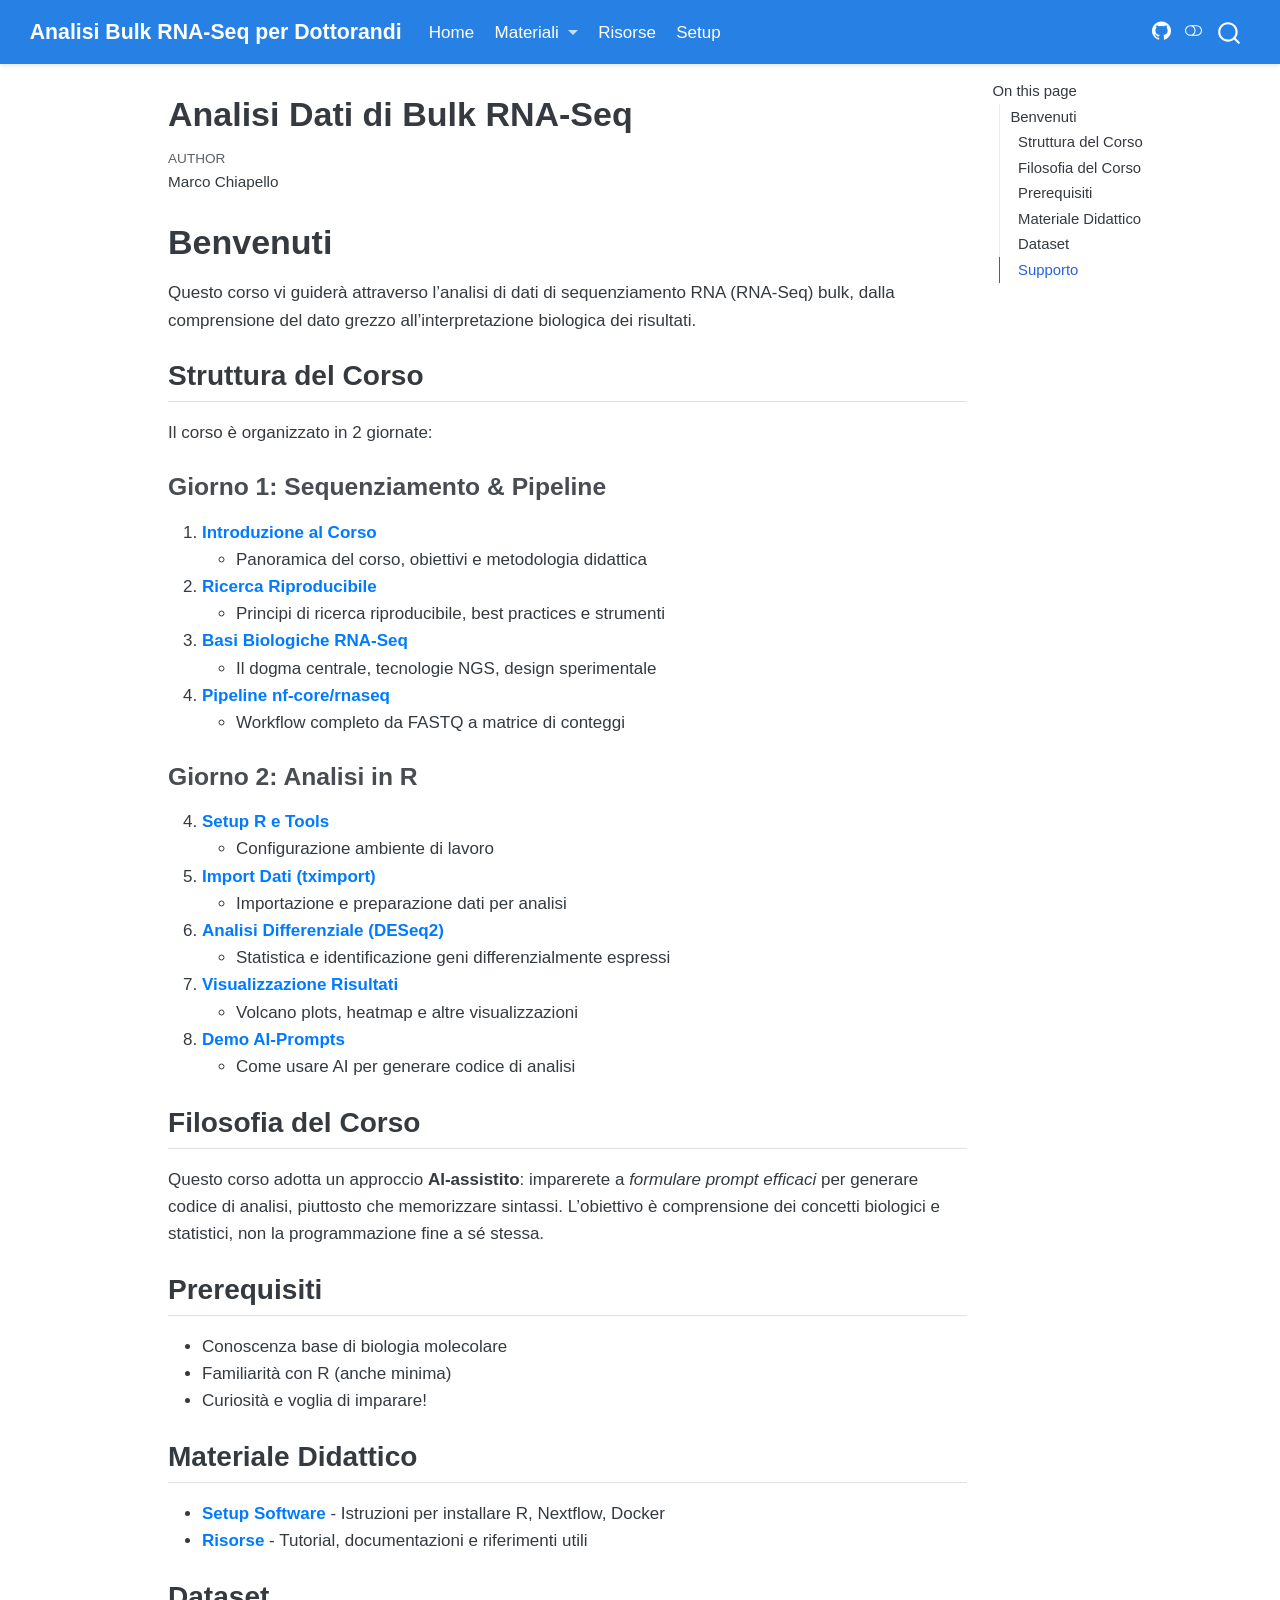
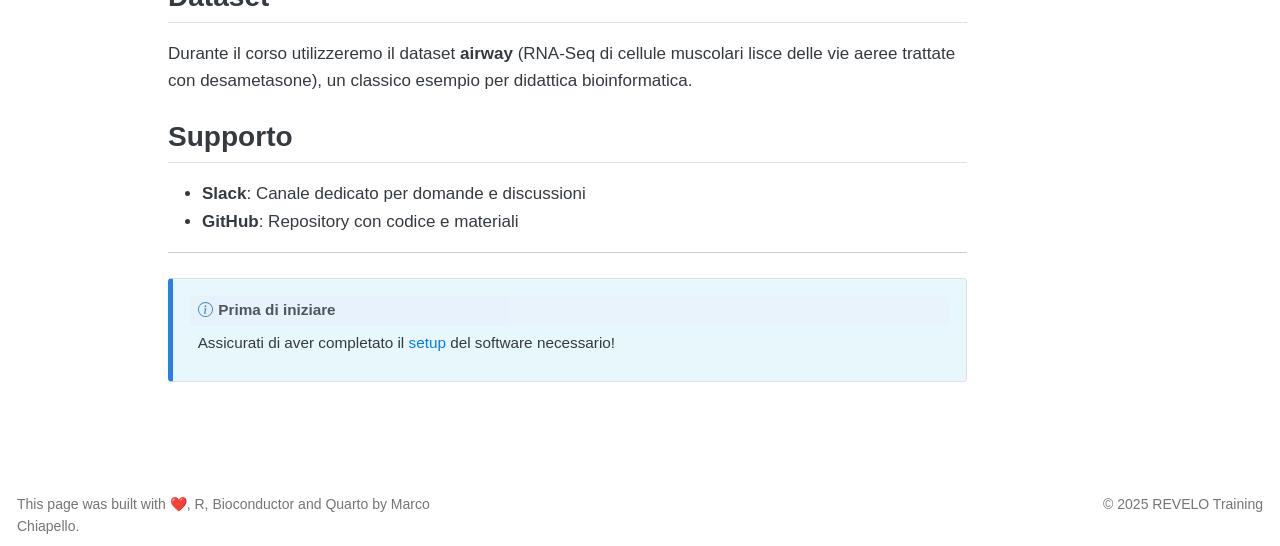
<file: RNASeq_Course_2025/index.html>
<!DOCTYPE html>
<html xmlns="http://www.w3.org/1999/xhtml" lang="en" xml:lang="en"><head>

<meta charset="utf-8">
<meta name="generator" content="quarto-1.8.27">

<meta name="viewport" content="width=device-width, initial-scale=1.0, user-scalable=yes">

<meta name="author" content="Marco Chiapello">

<title>Analisi Dati di Bulk RNA-Seq – Analisi Bulk RNA-Seq per Dottorandi</title>
<style>
code{white-space: pre-wrap;}
span.smallcaps{font-variant: small-caps;}
div.columns{display: flex; gap: min(4vw, 1.5em);}
div.column{flex: auto; overflow-x: auto;}
div.hanging-indent{margin-left: 1.5em; text-indent: -1.5em;}
ul.task-list{list-style: none;}
ul.task-list li input[type="checkbox"] {
  width: 0.8em;
  margin: 0 0.8em 0.2em -1em; /* quarto-specific, see https://github.com/quarto-dev/quarto-cli/issues/4556 */ 
  vertical-align: middle;
}
</style>


<script src="site_libs/quarto-nav/quarto-nav.js"></script>
<script src="site_libs/quarto-nav/headroom.min.js"></script>
<script src="site_libs/clipboard/clipboard.min.js"></script>
<script src="site_libs/quarto-search/autocomplete.umd.js"></script>
<script src="site_libs/quarto-search/fuse.min.js"></script>
<script src="site_libs/quarto-search/quarto-search.js"></script>
<meta name="quarto:offset" content="./">
<script src="site_libs/quarto-html/quarto.js" type="module"></script>
<script src="site_libs/quarto-html/tabsets/tabsets.js" type="module"></script>
<script src="site_libs/quarto-html/axe/axe-check.js" type="module"></script>
<script src="site_libs/quarto-html/popper.min.js"></script>
<script src="site_libs/quarto-html/tippy.umd.min.js"></script>
<script src="site_libs/quarto-html/anchor.min.js"></script>
<link href="site_libs/quarto-html/tippy.css" rel="stylesheet">
<link href="site_libs/quarto-html/quarto-syntax-highlighting-ed96de9b727972fe78a7b5d16c58bf87.css" rel="stylesheet" class="quarto-color-scheme" id="quarto-text-highlighting-styles">
<link href="site_libs/quarto-html/quarto-syntax-highlighting-dark-4d9afe2b8d18ee9fa5d0d57b5ed4214d.css" rel="stylesheet" class="quarto-color-scheme quarto-color-alternate" id="quarto-text-highlighting-styles">
<link href="site_libs/quarto-html/quarto-syntax-highlighting-ed96de9b727972fe78a7b5d16c58bf87.css" rel="stylesheet" class="quarto-color-scheme-extra" id="quarto-text-highlighting-styles">
<script src="site_libs/bootstrap/bootstrap.min.js"></script>
<link href="site_libs/bootstrap/bootstrap-icons.css" rel="stylesheet">
<link href="site_libs/bootstrap/bootstrap-2a504c98ff87331e1512fcad2ebb3bdc.min.css" rel="stylesheet" append-hash="true" class="quarto-color-scheme" id="quarto-bootstrap" data-mode="light">
<link href="site_libs/bootstrap/bootstrap-dark-8fdd1941dec177787a4600817dfafe63.min.css" rel="stylesheet" append-hash="true" class="quarto-color-scheme quarto-color-alternate" id="quarto-bootstrap" data-mode="dark">
<link href="site_libs/bootstrap/bootstrap-2a504c98ff87331e1512fcad2ebb3bdc.min.css" rel="stylesheet" append-hash="true" class="quarto-color-scheme-extra" id="quarto-bootstrap" data-mode="light">
<script id="quarto-search-options" type="application/json">{
  "location": "navbar",
  "copy-button": false,
  "collapse-after": 3,
  "panel-placement": "end",
  "type": "overlay",
  "limit": 50,
  "keyboard-shortcut": [
    "f",
    "/",
    "s"
  ],
  "show-item-context": false,
  "language": {
    "search-no-results-text": "No results",
    "search-matching-documents-text": "matching documents",
    "search-copy-link-title": "Copy link to search",
    "search-hide-matches-text": "Hide additional matches",
    "search-more-match-text": "more match in this document",
    "search-more-matches-text": "more matches in this document",
    "search-clear-button-title": "Clear",
    "search-text-placeholder": "",
    "search-detached-cancel-button-title": "Cancel",
    "search-submit-button-title": "Submit",
    "search-label": "Search"
  }
}</script>


<link rel="stylesheet" href="styles.css">
</head>

<body class="nav-fixed quarto-light"><script id="quarto-html-before-body" type="application/javascript">
    const toggleBodyColorMode = (bsSheetEl) => {
      const mode = bsSheetEl.getAttribute("data-mode");
      const bodyEl = window.document.querySelector("body");
      if (mode === "dark") {
        bodyEl.classList.add("quarto-dark");
        bodyEl.classList.remove("quarto-light");
      } else {
        bodyEl.classList.add("quarto-light");
        bodyEl.classList.remove("quarto-dark");
      }
    }
    const toggleBodyColorPrimary = () => {
      const bsSheetEl = window.document.querySelector("link#quarto-bootstrap:not([rel=disabled-stylesheet])");
      if (bsSheetEl) {
        toggleBodyColorMode(bsSheetEl);
      }
    }
    const setColorSchemeToggle = (alternate) => {
      const toggles = window.document.querySelectorAll('.quarto-color-scheme-toggle');
      for (let i=0; i < toggles.length; i++) {
        const toggle = toggles[i];
        if (toggle) {
          if (alternate) {
            toggle.classList.add("alternate");
          } else {
            toggle.classList.remove("alternate");
          }
        }
      }
    };
    const toggleColorMode = (alternate) => {
      // Switch the stylesheets
      const primaryStylesheets = window.document.querySelectorAll('link.quarto-color-scheme:not(.quarto-color-alternate)');
      const alternateStylesheets = window.document.querySelectorAll('link.quarto-color-scheme.quarto-color-alternate');
      manageTransitions('#quarto-margin-sidebar .nav-link', false);
      if (alternate) {
        // note: dark is layered on light, we don't disable primary!
        enableStylesheet(alternateStylesheets);
        for (const sheetNode of alternateStylesheets) {
          if (sheetNode.id === "quarto-bootstrap") {
            toggleBodyColorMode(sheetNode);
          }
        }
      } else {
        disableStylesheet(alternateStylesheets);
        enableStylesheet(primaryStylesheets)
        toggleBodyColorPrimary();
      }
      manageTransitions('#quarto-margin-sidebar .nav-link', true);
      // Switch the toggles
      setColorSchemeToggle(alternate)
      // Hack to workaround the fact that safari doesn't
      // properly recolor the scrollbar when toggling (#1455)
      if (navigator.userAgent.indexOf('Safari') > 0 && navigator.userAgent.indexOf('Chrome') == -1) {
        manageTransitions("body", false);
        window.scrollTo(0, 1);
        setTimeout(() => {
          window.scrollTo(0, 0);
          manageTransitions("body", true);
        }, 40);
      }
    }
    const disableStylesheet = (stylesheets) => {
      for (let i=0; i < stylesheets.length; i++) {
        const stylesheet = stylesheets[i];
        stylesheet.rel = 'disabled-stylesheet';
      }
    }
    const enableStylesheet = (stylesheets) => {
      for (let i=0; i < stylesheets.length; i++) {
        const stylesheet = stylesheets[i];
        if(stylesheet.rel !== 'stylesheet') { // for Chrome, which will still FOUC without this check
          stylesheet.rel = 'stylesheet';
        }
      }
    }
    const manageTransitions = (selector, allowTransitions) => {
      const els = window.document.querySelectorAll(selector);
      for (let i=0; i < els.length; i++) {
        const el = els[i];
        if (allowTransitions) {
          el.classList.remove('notransition');
        } else {
          el.classList.add('notransition');
        }
      }
    }
    const isFileUrl = () => {
      return window.location.protocol === 'file:';
    }
    const hasAlternateSentinel = () => {
      let styleSentinel = getColorSchemeSentinel();
      if (styleSentinel !== null) {
        return styleSentinel === "alternate";
      } else {
        return false;
      }
    }
    const setStyleSentinel = (alternate) => {
      const value = alternate ? "alternate" : "default";
      if (!isFileUrl()) {
        window.localStorage.setItem("quarto-color-scheme", value);
      } else {
        localAlternateSentinel = value;
      }
    }
    const getColorSchemeSentinel = () => {
      if (!isFileUrl()) {
        const storageValue = window.localStorage.getItem("quarto-color-scheme");
        return storageValue != null ? storageValue : localAlternateSentinel;
      } else {
        return localAlternateSentinel;
      }
    }
    const toggleGiscusIfUsed = (isAlternate, darkModeDefault) => {
      const baseTheme = document.querySelector('#giscus-base-theme')?.value ?? 'light';
      const alternateTheme = document.querySelector('#giscus-alt-theme')?.value ?? 'dark';
      let newTheme = '';
      if(authorPrefersDark) {
        newTheme = isAlternate ? baseTheme : alternateTheme;
      } else {
        newTheme = isAlternate ? alternateTheme : baseTheme;
      }
      const changeGiscusTheme = () => {
        // From: https://github.com/giscus/giscus/issues/336
        const sendMessage = (message) => {
          const iframe = document.querySelector('iframe.giscus-frame');
          if (!iframe) return;
          iframe.contentWindow.postMessage({ giscus: message }, 'https://giscus.app');
        }
        sendMessage({
          setConfig: {
            theme: newTheme
          }
        });
      }
      const isGiscussLoaded = window.document.querySelector('iframe.giscus-frame') !== null;
      if (isGiscussLoaded) {
        changeGiscusTheme();
      }
    };
    const authorPrefersDark = false;
    const darkModeDefault = authorPrefersDark;
      document.querySelector('link#quarto-text-highlighting-styles.quarto-color-scheme-extra').rel = 'disabled-stylesheet';
      document.querySelector('link#quarto-bootstrap.quarto-color-scheme-extra').rel = 'disabled-stylesheet';
    let localAlternateSentinel = darkModeDefault ? 'alternate' : 'default';
    // Dark / light mode switch
    window.quartoToggleColorScheme = () => {
      // Read the current dark / light value
      let toAlternate = !hasAlternateSentinel();
      toggleColorMode(toAlternate);
      setStyleSentinel(toAlternate);
      toggleGiscusIfUsed(toAlternate, darkModeDefault);
      window.dispatchEvent(new Event('resize'));
    };
    // Switch to dark mode if need be
    if (hasAlternateSentinel()) {
      toggleColorMode(true);
    } else {
      toggleColorMode(false);
    }
  </script>

<div id="quarto-search-results"></div>
  <header id="quarto-header" class="headroom fixed-top">
    <nav class="navbar navbar-expand-lg " data-bs-theme="dark">
      <div class="navbar-container container-fluid">
      <div class="navbar-brand-container mx-auto">
    <a class="navbar-brand" href="./index.html">
    <span class="navbar-title">Analisi Bulk RNA-Seq per Dottorandi</span>
    </a>
  </div>
            <div id="quarto-search" class="" title="Search"></div>
          <button class="navbar-toggler" type="button" data-bs-toggle="collapse" data-bs-target="#navbarCollapse" aria-controls="navbarCollapse" role="menu" aria-expanded="false" aria-label="Toggle navigation" onclick="if (window.quartoToggleHeadroom) { window.quartoToggleHeadroom(); }">
  <span class="navbar-toggler-icon"></span>
</button>
          <div class="collapse navbar-collapse" id="navbarCollapse">
            <ul class="navbar-nav navbar-nav-scroll me-auto">
  <li class="nav-item">
    <a class="nav-link active" href="./index.html" aria-current="page"> 
<span class="menu-text">Home</span></a>
  </li>  
  <li class="nav-item dropdown ">
    <a class="nav-link dropdown-toggle" href="#" id="nav-menu-materiali" role="link" data-bs-toggle="dropdown" aria-expanded="false">
 <span class="menu-text">Materiali</span>
    </a>
    <ul class="dropdown-menu" aria-labelledby="nav-menu-materiali">    
        <li class="dropdown-header">—Giorno 1: Sequenziamento &amp; Pipeline—</li>
        <li>
    <a class="dropdown-item" href="./materials/01_introduzione.html">
 <span class="dropdown-text">Introduzione al Corso</span></a>
  </li>  
        <li>
    <a class="dropdown-item" href="./materials/02_basi_biologiche.html">
 <span class="dropdown-text">Basi Biologiche RNA-Seq</span></a>
  </li>  
        <li>
    <a class="dropdown-item" href="./materials/03_pipeline_nfcore.html">
 <span class="dropdown-text">Pipeline nf-core/rnaseq</span></a>
  </li>  
        <li class="dropdown-header">—Giorno 2: Analisi in R—</li>
        <li>
    <a class="dropdown-item" href="./materials/04_setup_R.html">
 <span class="dropdown-text">Setup R e Tools</span></a>
  </li>  
        <li>
    <a class="dropdown-item" href="./materials/05_import_dati.html">
 <span class="dropdown-text">Import Dati (tximport)</span></a>
  </li>  
        <li>
    <a class="dropdown-item" href="./materials/06_deseq2.html">
 <span class="dropdown-text">Analisi Differenziale (DESeq2)</span></a>
  </li>  
        <li>
    <a class="dropdown-item" href="./materials/07_visualizzazione.html">
 <span class="dropdown-text">Visualizzazione Risultati</span></a>
  </li>  
        <li>
    <a class="dropdown-item" href="./materials/08_demo_prompts.html">
 <span class="dropdown-text">Demo AI-Prompts</span></a>
  </li>  
    </ul>
  </li>
  <li class="nav-item">
    <a class="nav-link" href="./resources.html"> 
<span class="menu-text">Risorse</span></a>
  </li>  
  <li class="nav-item">
    <a class="nav-link" href="./setup.html"> 
<span class="menu-text">Setup</span></a>
  </li>  
</ul>
            <ul class="navbar-nav navbar-nav-scroll ms-auto">
  <li class="nav-item compact">
    <a class="nav-link" href="https://github.com/revelo-rnaseq/2024_RNASeq_website"> <i class="bi bi-github" role="img">
</i> 
<span class="menu-text"></span></a>
  </li>  
</ul>
          </div> <!-- /navcollapse -->
            <div class="quarto-navbar-tools">
  <a href="" class="quarto-color-scheme-toggle quarto-navigation-tool  px-1" onclick="window.quartoToggleColorScheme(); return false;" title="Toggle dark mode"><i class="bi"></i></a>
</div>
      </div> <!-- /container-fluid -->
    </nav>
</header>
<!-- content -->
<div id="quarto-content" class="quarto-container page-columns page-rows-contents page-layout-article page-navbar">
<!-- sidebar -->
<!-- margin-sidebar -->
    <div id="quarto-margin-sidebar" class="sidebar margin-sidebar">
        <nav id="TOC" role="doc-toc" class="toc-active">
    <h2 id="toc-title">On this page</h2>
   
  <ul>
  <li><a href="#benvenuti" id="toc-benvenuti" class="nav-link active" data-scroll-target="#benvenuti">Benvenuti</a>
  <ul class="collapse">
  <li><a href="#struttura-del-corso" id="toc-struttura-del-corso" class="nav-link" data-scroll-target="#struttura-del-corso">Struttura del Corso</a>
  <ul class="collapse">
  <li><a href="#giorno-1-sequenziamento-pipeline" id="toc-giorno-1-sequenziamento-pipeline" class="nav-link" data-scroll-target="#giorno-1-sequenziamento-pipeline">Giorno 1: Sequenziamento &amp; Pipeline</a></li>
  <li><a href="#giorno-2-analisi-in-r" id="toc-giorno-2-analisi-in-r" class="nav-link" data-scroll-target="#giorno-2-analisi-in-r">Giorno 2: Analisi in R</a></li>
  </ul></li>
  <li><a href="#filosofia-del-corso" id="toc-filosofia-del-corso" class="nav-link" data-scroll-target="#filosofia-del-corso">Filosofia del Corso</a></li>
  <li><a href="#prerequisiti" id="toc-prerequisiti" class="nav-link" data-scroll-target="#prerequisiti">Prerequisiti</a></li>
  <li><a href="#materiale-didattico" id="toc-materiale-didattico" class="nav-link" data-scroll-target="#materiale-didattico">Materiale Didattico</a></li>
  <li><a href="#dataset" id="toc-dataset" class="nav-link" data-scroll-target="#dataset">Dataset</a></li>
  <li><a href="#supporto" id="toc-supporto" class="nav-link" data-scroll-target="#supporto">Supporto</a></li>
  </ul></li>
  </ul>
</nav>
    </div>
<!-- main -->
<main class="content" id="quarto-document-content">


<header id="title-block-header" class="quarto-title-block default">
<div class="quarto-title">
<h1 class="title">Analisi Dati di Bulk RNA-Seq</h1>
</div>



<div class="quarto-title-meta">

    <div>
    <div class="quarto-title-meta-heading">Author</div>
    <div class="quarto-title-meta-contents">
             <p>Marco Chiapello </p>
          </div>
  </div>
    
  
    
  </div>
  


</header>


<section id="benvenuti" class="level1">
<h1>Benvenuti</h1>
<p>Questo corso vi guiderà attraverso l’analisi di dati di sequenziamento RNA (RNA-Seq) bulk, dalla comprensione del dato grezzo all’interpretazione biologica dei risultati.</p>
<section id="struttura-del-corso" class="level2">
<h2 class="anchored" data-anchor-id="struttura-del-corso">Struttura del Corso</h2>
<p>Il corso è organizzato in 2 giornate:</p>
<section id="giorno-1-sequenziamento-pipeline" class="level3">
<h3 class="anchored" data-anchor-id="giorno-1-sequenziamento-pipeline">Giorno 1: Sequenziamento &amp; Pipeline</h3>
<ol type="1">
<li><a href="./materials/01_introduzione.html"><strong>Introduzione al Corso</strong></a>
<ul>
<li>Panoramica del corso, obiettivi e metodologia didattica</li>
</ul></li>
<li><a href="materials/02_ricerca_riproducibile.qmd"><strong>Ricerca Riproducibile</strong></a>
<ul>
<li>Principi di ricerca riproducibile, best practices e strumenti</li>
</ul></li>
<li><a href="./materials/02_basi_biologiche.html"><strong>Basi Biologiche RNA-Seq</strong></a>
<ul>
<li>Il dogma centrale, tecnologie NGS, design sperimentale</li>
</ul></li>
<li><a href="./materials/03_pipeline_nfcore.html"><strong>Pipeline nf-core/rnaseq</strong></a>
<ul>
<li>Workflow completo da FASTQ a matrice di conteggi</li>
</ul></li>
</ol>
</section>
<section id="giorno-2-analisi-in-r" class="level3">
<h3 class="anchored" data-anchor-id="giorno-2-analisi-in-r">Giorno 2: Analisi in R</h3>
<ol start="4" type="1">
<li><a href="./materials/04_setup_R.html"><strong>Setup R e Tools</strong></a>
<ul>
<li>Configurazione ambiente di lavoro</li>
</ul></li>
<li><a href="./materials/05_import_dati.html"><strong>Import Dati (tximport)</strong></a>
<ul>
<li>Importazione e preparazione dati per analisi</li>
</ul></li>
<li><a href="./materials/06_deseq2.html"><strong>Analisi Differenziale (DESeq2)</strong></a>
<ul>
<li>Statistica e identificazione geni differenzialmente espressi</li>
</ul></li>
<li><a href="./materials/07_visualizzazione.html"><strong>Visualizzazione Risultati</strong></a>
<ul>
<li>Volcano plots, heatmap e altre visualizzazioni</li>
</ul></li>
<li><a href="./materials/08_demo_prompts.html"><strong>Demo AI-Prompts</strong></a>
<ul>
<li>Come usare AI per generare codice di analisi</li>
</ul></li>
</ol>
</section>
</section>
<section id="filosofia-del-corso" class="level2">
<h2 class="anchored" data-anchor-id="filosofia-del-corso">Filosofia del Corso</h2>
<p>Questo corso adotta un approccio <strong>AI-assistito</strong>: imparerete a <em>formulare prompt efficaci</em> per generare codice di analisi, piuttosto che memorizzare sintassi. L’obiettivo è comprensione dei concetti biologici e statistici, non la programmazione fine a sé stessa.</p>
</section>
<section id="prerequisiti" class="level2">
<h2 class="anchored" data-anchor-id="prerequisiti">Prerequisiti</h2>
<ul>
<li>Conoscenza base di biologia molecolare</li>
<li>Familiarità con R (anche minima)</li>
<li>Curiosità e voglia di imparare!</li>
</ul>
</section>
<section id="materiale-didattico" class="level2">
<h2 class="anchored" data-anchor-id="materiale-didattico">Materiale Didattico</h2>
<ul>
<li><a href="./setup.html"><strong>Setup Software</strong></a> - Istruzioni per installare R, Nextflow, Docker</li>
<li><a href="./resources.html"><strong>Risorse</strong></a> - Tutorial, documentazioni e riferimenti utili</li>
</ul>
</section>
<section id="dataset" class="level2">
<h2 class="anchored" data-anchor-id="dataset">Dataset</h2>
<p>Durante il corso utilizzeremo il dataset <strong>airway</strong> (RNA-Seq di cellule muscolari lisce delle vie aeree trattate con desametasone), un classico esempio per didattica bioinformatica.</p>
</section>
<section id="supporto" class="level2">
<h2 class="anchored" data-anchor-id="supporto">Supporto</h2>
<ul>
<li><strong>Slack</strong>: Canale dedicato per domande e discussioni</li>
<li><strong>GitHub</strong>: Repository con codice e materiali</li>
</ul>
<hr>
<div class="callout callout-style-default callout-note callout-titled">
<div class="callout-header d-flex align-content-center">
<div class="callout-icon-container">
<i class="callout-icon"></i>
</div>
<div class="callout-title-container flex-fill">
<span class="screen-reader-only">Note</span>Prima di iniziare
</div>
</div>
<div class="callout-body-container callout-body">
<p>Assicurati di aver completato il <a href="./setup.html">setup</a> del software necessario!</p>
</div>
</div>


</section>
</section>

</main> <!-- /main -->
<script id="quarto-html-after-body" type="application/javascript">
  window.document.addEventListener("DOMContentLoaded", function (event) {
    // Ensure there is a toggle, if there isn't float one in the top right
    if (window.document.querySelector('.quarto-color-scheme-toggle') === null) {
      const a = window.document.createElement('a');
      a.classList.add('top-right');
      a.classList.add('quarto-color-scheme-toggle');
      a.href = "";
      a.onclick = function() { try { window.quartoToggleColorScheme(); } catch {} return false; };
      const i = window.document.createElement("i");
      i.classList.add('bi');
      a.appendChild(i);
      window.document.body.appendChild(a);
    }
    setColorSchemeToggle(hasAlternateSentinel())
    const icon = "";
    const anchorJS = new window.AnchorJS();
    anchorJS.options = {
      placement: 'right',
      icon: icon
    };
    anchorJS.add('.anchored');
    const isCodeAnnotation = (el) => {
      for (const clz of el.classList) {
        if (clz.startsWith('code-annotation-')) {                     
          return true;
        }
      }
      return false;
    }
    const onCopySuccess = function(e) {
      // button target
      const button = e.trigger;
      // don't keep focus
      button.blur();
      // flash "checked"
      button.classList.add('code-copy-button-checked');
      var currentTitle = button.getAttribute("title");
      button.setAttribute("title", "Copied!");
      let tooltip;
      if (window.bootstrap) {
        button.setAttribute("data-bs-toggle", "tooltip");
        button.setAttribute("data-bs-placement", "left");
        button.setAttribute("data-bs-title", "Copied!");
        tooltip = new bootstrap.Tooltip(button, 
          { trigger: "manual", 
            customClass: "code-copy-button-tooltip",
            offset: [0, -8]});
        tooltip.show();    
      }
      setTimeout(function() {
        if (tooltip) {
          tooltip.hide();
          button.removeAttribute("data-bs-title");
          button.removeAttribute("data-bs-toggle");
          button.removeAttribute("data-bs-placement");
        }
        button.setAttribute("title", currentTitle);
        button.classList.remove('code-copy-button-checked');
      }, 1000);
      // clear code selection
      e.clearSelection();
    }
    const getTextToCopy = function(trigger) {
      const outerScaffold = trigger.parentElement.cloneNode(true);
      const codeEl = outerScaffold.querySelector('code');
      for (const childEl of codeEl.children) {
        if (isCodeAnnotation(childEl)) {
          childEl.remove();
        }
      }
      return codeEl.innerText;
    }
    const clipboard = new window.ClipboardJS('.code-copy-button:not([data-in-quarto-modal])', {
      text: getTextToCopy
    });
    clipboard.on('success', onCopySuccess);
    if (window.document.getElementById('quarto-embedded-source-code-modal')) {
      const clipboardModal = new window.ClipboardJS('.code-copy-button[data-in-quarto-modal]', {
        text: getTextToCopy,
        container: window.document.getElementById('quarto-embedded-source-code-modal')
      });
      clipboardModal.on('success', onCopySuccess);
    }
      var localhostRegex = new RegExp(/^(?:http|https):\/\/localhost\:?[0-9]*\//);
      var mailtoRegex = new RegExp(/^mailto:/);
        var filterRegex = new RegExp('/' + window.location.host + '/');
      var isInternal = (href) => {
          return filterRegex.test(href) || localhostRegex.test(href) || mailtoRegex.test(href);
      }
      // Inspect non-navigation links and adorn them if external
     var links = window.document.querySelectorAll('a[href]:not(.nav-link):not(.navbar-brand):not(.toc-action):not(.sidebar-link):not(.sidebar-item-toggle):not(.pagination-link):not(.no-external):not([aria-hidden]):not(.dropdown-item):not(.quarto-navigation-tool):not(.about-link)');
      for (var i=0; i<links.length; i++) {
        const link = links[i];
        if (!isInternal(link.href)) {
          // undo the damage that might have been done by quarto-nav.js in the case of
          // links that we want to consider external
          if (link.dataset.originalHref !== undefined) {
            link.href = link.dataset.originalHref;
          }
        }
      }
    function tippyHover(el, contentFn, onTriggerFn, onUntriggerFn) {
      const config = {
        allowHTML: true,
        maxWidth: 500,
        delay: 100,
        arrow: false,
        appendTo: function(el) {
            return el.parentElement;
        },
        interactive: true,
        interactiveBorder: 10,
        theme: 'quarto',
        placement: 'bottom-start',
      };
      if (contentFn) {
        config.content = contentFn;
      }
      if (onTriggerFn) {
        config.onTrigger = onTriggerFn;
      }
      if (onUntriggerFn) {
        config.onUntrigger = onUntriggerFn;
      }
      window.tippy(el, config); 
    }
    const noterefs = window.document.querySelectorAll('a[role="doc-noteref"]');
    for (var i=0; i<noterefs.length; i++) {
      const ref = noterefs[i];
      tippyHover(ref, function() {
        // use id or data attribute instead here
        let href = ref.getAttribute('data-footnote-href') || ref.getAttribute('href');
        try { href = new URL(href).hash; } catch {}
        const id = href.replace(/^#\/?/, "");
        const note = window.document.getElementById(id);
        if (note) {
          return note.innerHTML;
        } else {
          return "";
        }
      });
    }
    const xrefs = window.document.querySelectorAll('a.quarto-xref');
    const processXRef = (id, note) => {
      // Strip column container classes
      const stripColumnClz = (el) => {
        el.classList.remove("page-full", "page-columns");
        if (el.children) {
          for (const child of el.children) {
            stripColumnClz(child);
          }
        }
      }
      stripColumnClz(note)
      if (id === null || id.startsWith('sec-')) {
        // Special case sections, only their first couple elements
        const container = document.createElement("div");
        if (note.children && note.children.length > 2) {
          container.appendChild(note.children[0].cloneNode(true));
          for (let i = 1; i < note.children.length; i++) {
            const child = note.children[i];
            if (child.tagName === "P" && child.innerText === "") {
              continue;
            } else {
              container.appendChild(child.cloneNode(true));
              break;
            }
          }
          if (window.Quarto?.typesetMath) {
            window.Quarto.typesetMath(container);
          }
          return container.innerHTML
        } else {
          if (window.Quarto?.typesetMath) {
            window.Quarto.typesetMath(note);
          }
          return note.innerHTML;
        }
      } else {
        // Remove any anchor links if they are present
        const anchorLink = note.querySelector('a.anchorjs-link');
        if (anchorLink) {
          anchorLink.remove();
        }
        if (window.Quarto?.typesetMath) {
          window.Quarto.typesetMath(note);
        }
        if (note.classList.contains("callout")) {
          return note.outerHTML;
        } else {
          return note.innerHTML;
        }
      }
    }
    for (var i=0; i<xrefs.length; i++) {
      const xref = xrefs[i];
      tippyHover(xref, undefined, function(instance) {
        instance.disable();
        let url = xref.getAttribute('href');
        let hash = undefined; 
        if (url.startsWith('#')) {
          hash = url;
        } else {
          try { hash = new URL(url).hash; } catch {}
        }
        if (hash) {
          const id = hash.replace(/^#\/?/, "");
          const note = window.document.getElementById(id);
          if (note !== null) {
            try {
              const html = processXRef(id, note.cloneNode(true));
              instance.setContent(html);
            } finally {
              instance.enable();
              instance.show();
            }
          } else {
            // See if we can fetch this
            fetch(url.split('#')[0])
            .then(res => res.text())
            .then(html => {
              const parser = new DOMParser();
              const htmlDoc = parser.parseFromString(html, "text/html");
              const note = htmlDoc.getElementById(id);
              if (note !== null) {
                const html = processXRef(id, note);
                instance.setContent(html);
              } 
            }).finally(() => {
              instance.enable();
              instance.show();
            });
          }
        } else {
          // See if we can fetch a full url (with no hash to target)
          // This is a special case and we should probably do some content thinning / targeting
          fetch(url)
          .then(res => res.text())
          .then(html => {
            const parser = new DOMParser();
            const htmlDoc = parser.parseFromString(html, "text/html");
            const note = htmlDoc.querySelector('main.content');
            if (note !== null) {
              // This should only happen for chapter cross references
              // (since there is no id in the URL)
              // remove the first header
              if (note.children.length > 0 && note.children[0].tagName === "HEADER") {
                note.children[0].remove();
              }
              const html = processXRef(null, note);
              instance.setContent(html);
            } 
          }).finally(() => {
            instance.enable();
            instance.show();
          });
        }
      }, function(instance) {
      });
    }
        let selectedAnnoteEl;
        const selectorForAnnotation = ( cell, annotation) => {
          let cellAttr = 'data-code-cell="' + cell + '"';
          let lineAttr = 'data-code-annotation="' +  annotation + '"';
          const selector = 'span[' + cellAttr + '][' + lineAttr + ']';
          return selector;
        }
        const selectCodeLines = (annoteEl) => {
          const doc = window.document;
          const targetCell = annoteEl.getAttribute("data-target-cell");
          const targetAnnotation = annoteEl.getAttribute("data-target-annotation");
          const annoteSpan = window.document.querySelector(selectorForAnnotation(targetCell, targetAnnotation));
          const lines = annoteSpan.getAttribute("data-code-lines").split(",");
          const lineIds = lines.map((line) => {
            return targetCell + "-" + line;
          })
          let top = null;
          let height = null;
          let parent = null;
          if (lineIds.length > 0) {
              //compute the position of the single el (top and bottom and make a div)
              const el = window.document.getElementById(lineIds[0]);
              top = el.offsetTop;
              height = el.offsetHeight;
              parent = el.parentElement.parentElement;
            if (lineIds.length > 1) {
              const lastEl = window.document.getElementById(lineIds[lineIds.length - 1]);
              const bottom = lastEl.offsetTop + lastEl.offsetHeight;
              height = bottom - top;
            }
            if (top !== null && height !== null && parent !== null) {
              // cook up a div (if necessary) and position it 
              let div = window.document.getElementById("code-annotation-line-highlight");
              if (div === null) {
                div = window.document.createElement("div");
                div.setAttribute("id", "code-annotation-line-highlight");
                div.style.position = 'absolute';
                parent.appendChild(div);
              }
              div.style.top = top - 2 + "px";
              div.style.height = height + 4 + "px";
              div.style.left = 0;
              let gutterDiv = window.document.getElementById("code-annotation-line-highlight-gutter");
              if (gutterDiv === null) {
                gutterDiv = window.document.createElement("div");
                gutterDiv.setAttribute("id", "code-annotation-line-highlight-gutter");
                gutterDiv.style.position = 'absolute';
                const codeCell = window.document.getElementById(targetCell);
                const gutter = codeCell.querySelector('.code-annotation-gutter');
                gutter.appendChild(gutterDiv);
              }
              gutterDiv.style.top = top - 2 + "px";
              gutterDiv.style.height = height + 4 + "px";
            }
            selectedAnnoteEl = annoteEl;
          }
        };
        const unselectCodeLines = () => {
          const elementsIds = ["code-annotation-line-highlight", "code-annotation-line-highlight-gutter"];
          elementsIds.forEach((elId) => {
            const div = window.document.getElementById(elId);
            if (div) {
              div.remove();
            }
          });
          selectedAnnoteEl = undefined;
        };
          // Handle positioning of the toggle
      window.addEventListener(
        "resize",
        throttle(() => {
          elRect = undefined;
          if (selectedAnnoteEl) {
            selectCodeLines(selectedAnnoteEl);
          }
        }, 10)
      );
      function throttle(fn, ms) {
      let throttle = false;
      let timer;
        return (...args) => {
          if(!throttle) { // first call gets through
              fn.apply(this, args);
              throttle = true;
          } else { // all the others get throttled
              if(timer) clearTimeout(timer); // cancel #2
              timer = setTimeout(() => {
                fn.apply(this, args);
                timer = throttle = false;
              }, ms);
          }
        };
      }
        // Attach click handler to the DT
        const annoteDls = window.document.querySelectorAll('dt[data-target-cell]');
        for (const annoteDlNode of annoteDls) {
          annoteDlNode.addEventListener('click', (event) => {
            const clickedEl = event.target;
            if (clickedEl !== selectedAnnoteEl) {
              unselectCodeLines();
              const activeEl = window.document.querySelector('dt[data-target-cell].code-annotation-active');
              if (activeEl) {
                activeEl.classList.remove('code-annotation-active');
              }
              selectCodeLines(clickedEl);
              clickedEl.classList.add('code-annotation-active');
            } else {
              // Unselect the line
              unselectCodeLines();
              clickedEl.classList.remove('code-annotation-active');
            }
          });
        }
    const findCites = (el) => {
      const parentEl = el.parentElement;
      if (parentEl) {
        const cites = parentEl.dataset.cites;
        if (cites) {
          return {
            el,
            cites: cites.split(' ')
          };
        } else {
          return findCites(el.parentElement)
        }
      } else {
        return undefined;
      }
    };
    var bibliorefs = window.document.querySelectorAll('a[role="doc-biblioref"]');
    for (var i=0; i<bibliorefs.length; i++) {
      const ref = bibliorefs[i];
      const citeInfo = findCites(ref);
      if (citeInfo) {
        tippyHover(citeInfo.el, function() {
          var popup = window.document.createElement('div');
          citeInfo.cites.forEach(function(cite) {
            var citeDiv = window.document.createElement('div');
            citeDiv.classList.add('hanging-indent');
            citeDiv.classList.add('csl-entry');
            var biblioDiv = window.document.getElementById('ref-' + cite);
            if (biblioDiv) {
              citeDiv.innerHTML = biblioDiv.innerHTML;
            }
            popup.appendChild(citeDiv);
          });
          return popup.innerHTML;
        });
      }
    }
  });
  </script>
</div> <!-- /content -->
<footer class="footer">
  <div class="nav-footer">
    <div class="nav-footer-left">
<p>This page was built with ❤️, <a href="https://cran.r-project.org/">R</a>, <a href="https://bioconductor.org/">Bioconductor</a> and <a href="https://quarto.org/">Quarto</a> by Marco Chiapello.</p>
</div>   
    <div class="nav-footer-center">
      &nbsp;
    </div>
    <div class="nav-footer-right">
<p>© 2025 REVELO Training</p>
</div>
  </div>
</footer>




</body></html>
</file>
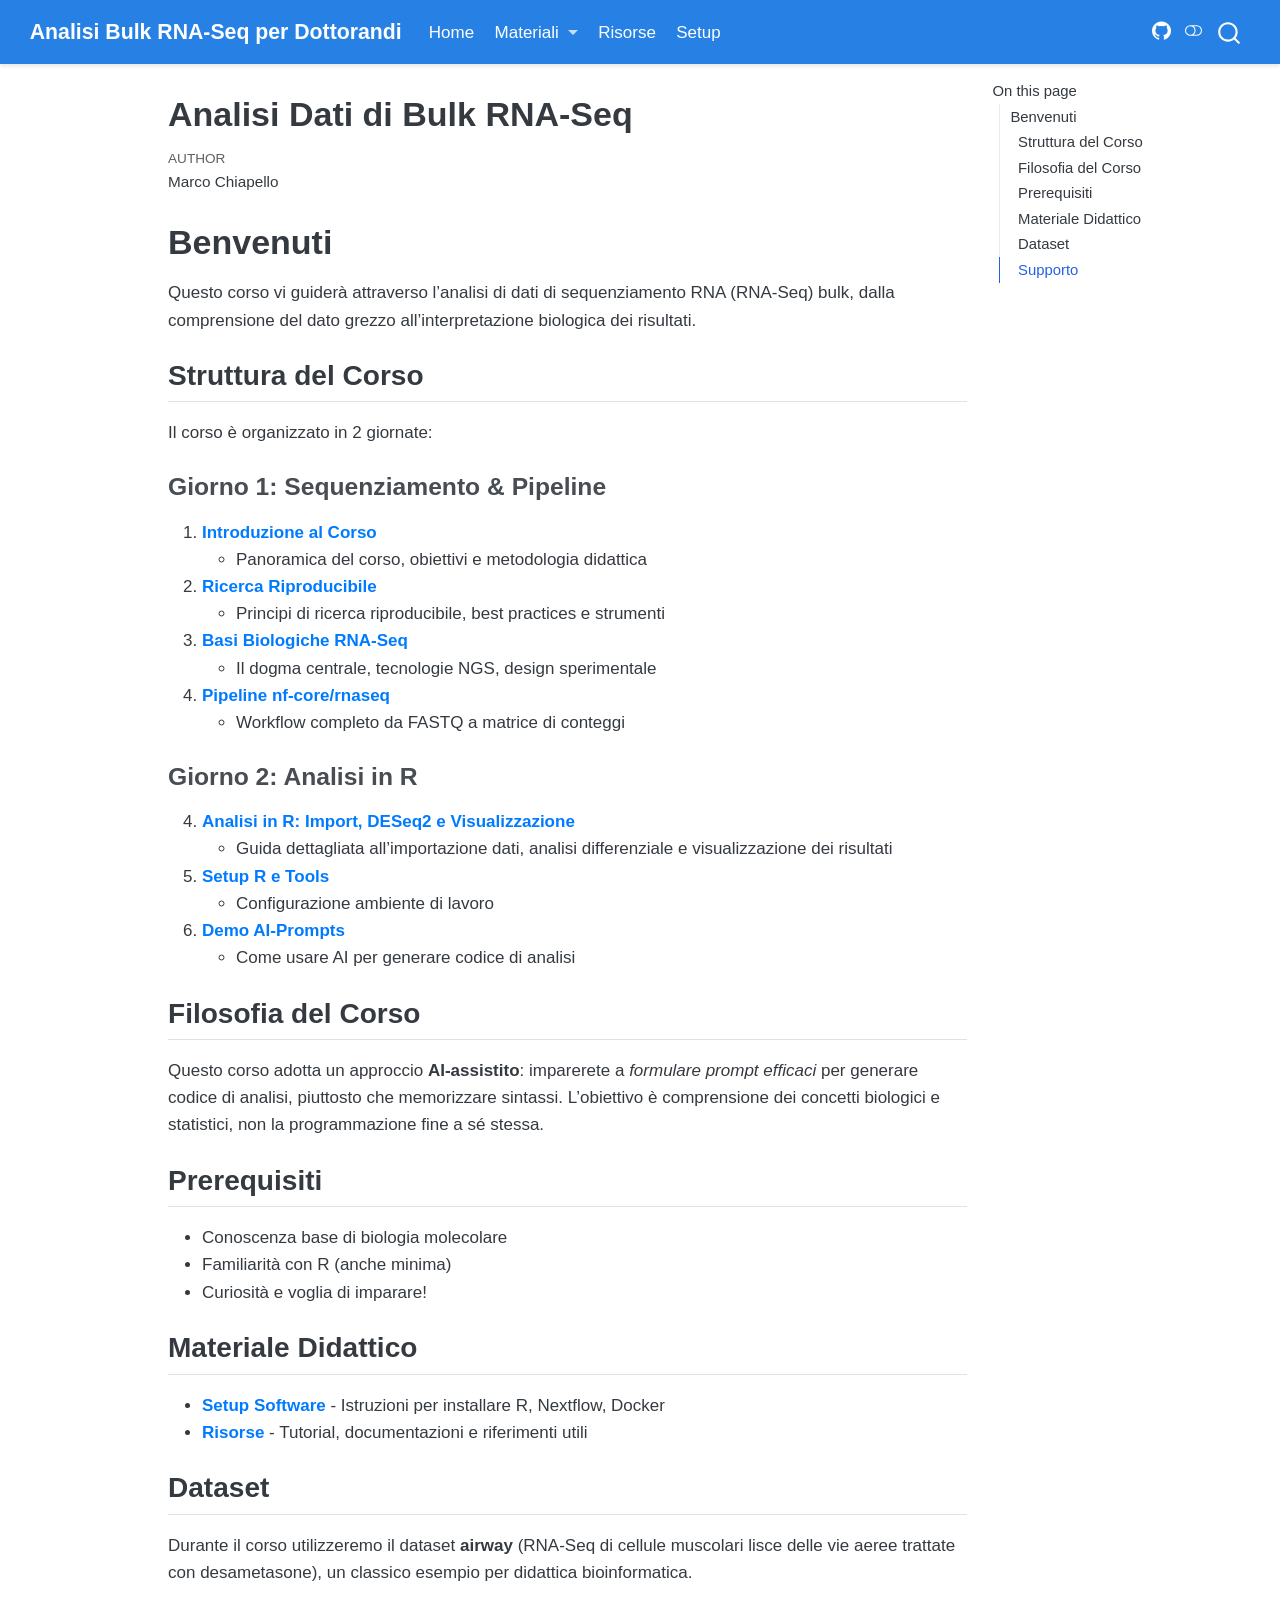
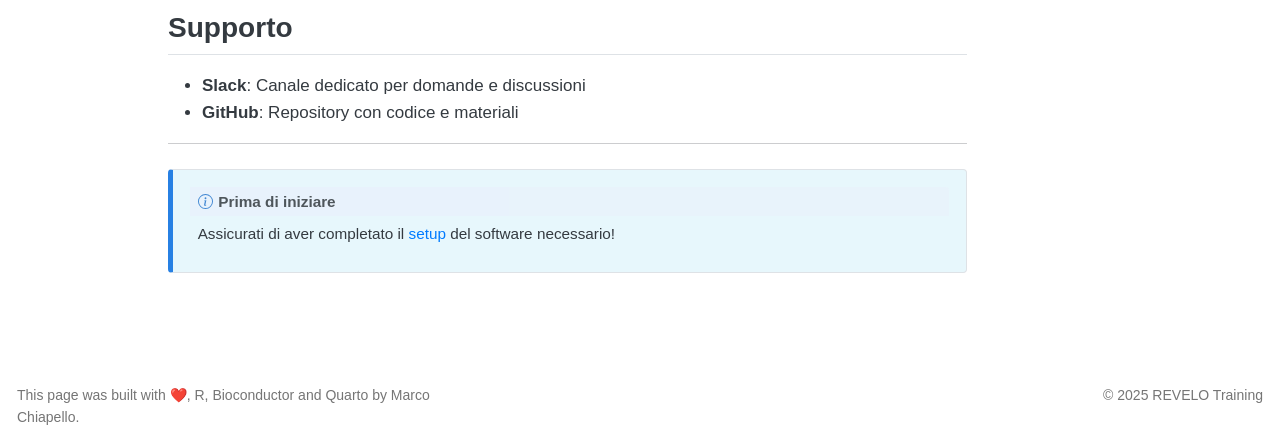
<file: RNASeq_Course_2025/docs/index.html>
<!DOCTYPE html>
<html xmlns="http://www.w3.org/1999/xhtml" lang="en" xml:lang="en"><head>

<meta charset="utf-8">
<meta name="generator" content="quarto-1.8.27">

<meta name="viewport" content="width=device-width, initial-scale=1.0, user-scalable=yes">

<meta name="author" content="Marco Chiapello">

<title>Analisi Dati di Bulk RNA-Seq – Analisi Bulk RNA-Seq per Dottorandi</title>
<style>
code{white-space: pre-wrap;}
span.smallcaps{font-variant: small-caps;}
div.columns{display: flex; gap: min(4vw, 1.5em);}
div.column{flex: auto; overflow-x: auto;}
div.hanging-indent{margin-left: 1.5em; text-indent: -1.5em;}
ul.task-list{list-style: none;}
ul.task-list li input[type="checkbox"] {
  width: 0.8em;
  margin: 0 0.8em 0.2em -1em; /* quarto-specific, see https://github.com/quarto-dev/quarto-cli/issues/4556 */ 
  vertical-align: middle;
}
</style>


<script src="site_libs/quarto-nav/quarto-nav.js"></script>
<script src="site_libs/quarto-nav/headroom.min.js"></script>
<script src="site_libs/clipboard/clipboard.min.js"></script>
<script src="site_libs/quarto-search/autocomplete.umd.js"></script>
<script src="site_libs/quarto-search/fuse.min.js"></script>
<script src="site_libs/quarto-search/quarto-search.js"></script>
<meta name="quarto:offset" content="./">
<script src="site_libs/quarto-html/quarto.js" type="module"></script>
<script src="site_libs/quarto-html/tabsets/tabsets.js" type="module"></script>
<script src="site_libs/quarto-html/axe/axe-check.js" type="module"></script>
<script src="site_libs/quarto-html/popper.min.js"></script>
<script src="site_libs/quarto-html/tippy.umd.min.js"></script>
<script src="site_libs/quarto-html/anchor.min.js"></script>
<link href="site_libs/quarto-html/tippy.css" rel="stylesheet">
<link href="site_libs/quarto-html/quarto-syntax-highlighting-ed96de9b727972fe78a7b5d16c58bf87.css" rel="stylesheet" class="quarto-color-scheme" id="quarto-text-highlighting-styles">
<link href="site_libs/quarto-html/quarto-syntax-highlighting-dark-4d9afe2b8d18ee9fa5d0d57b5ed4214d.css" rel="stylesheet" class="quarto-color-scheme quarto-color-alternate" id="quarto-text-highlighting-styles">
<link href="site_libs/quarto-html/quarto-syntax-highlighting-ed96de9b727972fe78a7b5d16c58bf87.css" rel="stylesheet" class="quarto-color-scheme-extra" id="quarto-text-highlighting-styles">
<script src="site_libs/bootstrap/bootstrap.min.js"></script>
<link href="site_libs/bootstrap/bootstrap-icons.css" rel="stylesheet">
<link href="site_libs/bootstrap/bootstrap-2a504c98ff87331e1512fcad2ebb3bdc.min.css" rel="stylesheet" append-hash="true" class="quarto-color-scheme" id="quarto-bootstrap" data-mode="light">
<link href="site_libs/bootstrap/bootstrap-dark-8fdd1941dec177787a4600817dfafe63.min.css" rel="stylesheet" append-hash="true" class="quarto-color-scheme quarto-color-alternate" id="quarto-bootstrap" data-mode="dark">
<link href="site_libs/bootstrap/bootstrap-2a504c98ff87331e1512fcad2ebb3bdc.min.css" rel="stylesheet" append-hash="true" class="quarto-color-scheme-extra" id="quarto-bootstrap" data-mode="light">
<script id="quarto-search-options" type="application/json">{
  "location": "navbar",
  "copy-button": false,
  "collapse-after": 3,
  "panel-placement": "end",
  "type": "overlay",
  "limit": 50,
  "keyboard-shortcut": [
    "f",
    "/",
    "s"
  ],
  "show-item-context": false,
  "language": {
    "search-no-results-text": "No results",
    "search-matching-documents-text": "matching documents",
    "search-copy-link-title": "Copy link to search",
    "search-hide-matches-text": "Hide additional matches",
    "search-more-match-text": "more match in this document",
    "search-more-matches-text": "more matches in this document",
    "search-clear-button-title": "Clear",
    "search-text-placeholder": "",
    "search-detached-cancel-button-title": "Cancel",
    "search-submit-button-title": "Submit",
    "search-label": "Search"
  }
}</script>


<link rel="stylesheet" href="styles.css">
</head>

<body class="nav-fixed quarto-light"><script id="quarto-html-before-body" type="application/javascript">
    const toggleBodyColorMode = (bsSheetEl) => {
      const mode = bsSheetEl.getAttribute("data-mode");
      const bodyEl = window.document.querySelector("body");
      if (mode === "dark") {
        bodyEl.classList.add("quarto-dark");
        bodyEl.classList.remove("quarto-light");
      } else {
        bodyEl.classList.add("quarto-light");
        bodyEl.classList.remove("quarto-dark");
      }
    }
    const toggleBodyColorPrimary = () => {
      const bsSheetEl = window.document.querySelector("link#quarto-bootstrap:not([rel=disabled-stylesheet])");
      if (bsSheetEl) {
        toggleBodyColorMode(bsSheetEl);
      }
    }
    const setColorSchemeToggle = (alternate) => {
      const toggles = window.document.querySelectorAll('.quarto-color-scheme-toggle');
      for (let i=0; i < toggles.length; i++) {
        const toggle = toggles[i];
        if (toggle) {
          if (alternate) {
            toggle.classList.add("alternate");
          } else {
            toggle.classList.remove("alternate");
          }
        }
      }
    };
    const toggleColorMode = (alternate) => {
      // Switch the stylesheets
      const primaryStylesheets = window.document.querySelectorAll('link.quarto-color-scheme:not(.quarto-color-alternate)');
      const alternateStylesheets = window.document.querySelectorAll('link.quarto-color-scheme.quarto-color-alternate');
      manageTransitions('#quarto-margin-sidebar .nav-link', false);
      if (alternate) {
        // note: dark is layered on light, we don't disable primary!
        enableStylesheet(alternateStylesheets);
        for (const sheetNode of alternateStylesheets) {
          if (sheetNode.id === "quarto-bootstrap") {
            toggleBodyColorMode(sheetNode);
          }
        }
      } else {
        disableStylesheet(alternateStylesheets);
        enableStylesheet(primaryStylesheets)
        toggleBodyColorPrimary();
      }
      manageTransitions('#quarto-margin-sidebar .nav-link', true);
      // Switch the toggles
      setColorSchemeToggle(alternate)
      // Hack to workaround the fact that safari doesn't
      // properly recolor the scrollbar when toggling (#1455)
      if (navigator.userAgent.indexOf('Safari') > 0 && navigator.userAgent.indexOf('Chrome') == -1) {
        manageTransitions("body", false);
        window.scrollTo(0, 1);
        setTimeout(() => {
          window.scrollTo(0, 0);
          manageTransitions("body", true);
        }, 40);
      }
    }
    const disableStylesheet = (stylesheets) => {
      for (let i=0; i < stylesheets.length; i++) {
        const stylesheet = stylesheets[i];
        stylesheet.rel = 'disabled-stylesheet';
      }
    }
    const enableStylesheet = (stylesheets) => {
      for (let i=0; i < stylesheets.length; i++) {
        const stylesheet = stylesheets[i];
        if(stylesheet.rel !== 'stylesheet') { // for Chrome, which will still FOUC without this check
          stylesheet.rel = 'stylesheet';
        }
      }
    }
    const manageTransitions = (selector, allowTransitions) => {
      const els = window.document.querySelectorAll(selector);
      for (let i=0; i < els.length; i++) {
        const el = els[i];
        if (allowTransitions) {
          el.classList.remove('notransition');
        } else {
          el.classList.add('notransition');
        }
      }
    }
    const isFileUrl = () => {
      return window.location.protocol === 'file:';
    }
    const hasAlternateSentinel = () => {
      let styleSentinel = getColorSchemeSentinel();
      if (styleSentinel !== null) {
        return styleSentinel === "alternate";
      } else {
        return false;
      }
    }
    const setStyleSentinel = (alternate) => {
      const value = alternate ? "alternate" : "default";
      if (!isFileUrl()) {
        window.localStorage.setItem("quarto-color-scheme", value);
      } else {
        localAlternateSentinel = value;
      }
    }
    const getColorSchemeSentinel = () => {
      if (!isFileUrl()) {
        const storageValue = window.localStorage.getItem("quarto-color-scheme");
        return storageValue != null ? storageValue : localAlternateSentinel;
      } else {
        return localAlternateSentinel;
      }
    }
    const toggleGiscusIfUsed = (isAlternate, darkModeDefault) => {
      const baseTheme = document.querySelector('#giscus-base-theme')?.value ?? 'light';
      const alternateTheme = document.querySelector('#giscus-alt-theme')?.value ?? 'dark';
      let newTheme = '';
      if(authorPrefersDark) {
        newTheme = isAlternate ? baseTheme : alternateTheme;
      } else {
        newTheme = isAlternate ? alternateTheme : baseTheme;
      }
      const changeGiscusTheme = () => {
        // From: https://github.com/giscus/giscus/issues/336
        const sendMessage = (message) => {
          const iframe = document.querySelector('iframe.giscus-frame');
          if (!iframe) return;
          iframe.contentWindow.postMessage({ giscus: message }, 'https://giscus.app');
        }
        sendMessage({
          setConfig: {
            theme: newTheme
          }
        });
      }
      const isGiscussLoaded = window.document.querySelector('iframe.giscus-frame') !== null;
      if (isGiscussLoaded) {
        changeGiscusTheme();
      }
    };
    const authorPrefersDark = false;
    const darkModeDefault = authorPrefersDark;
      document.querySelector('link#quarto-text-highlighting-styles.quarto-color-scheme-extra').rel = 'disabled-stylesheet';
      document.querySelector('link#quarto-bootstrap.quarto-color-scheme-extra').rel = 'disabled-stylesheet';
    let localAlternateSentinel = darkModeDefault ? 'alternate' : 'default';
    // Dark / light mode switch
    window.quartoToggleColorScheme = () => {
      // Read the current dark / light value
      let toAlternate = !hasAlternateSentinel();
      toggleColorMode(toAlternate);
      setStyleSentinel(toAlternate);
      toggleGiscusIfUsed(toAlternate, darkModeDefault);
      window.dispatchEvent(new Event('resize'));
    };
    // Switch to dark mode if need be
    if (hasAlternateSentinel()) {
      toggleColorMode(true);
    } else {
      toggleColorMode(false);
    }
  </script>

<div id="quarto-search-results"></div>
  <header id="quarto-header" class="headroom fixed-top">
    <nav class="navbar navbar-expand-lg " data-bs-theme="dark">
      <div class="navbar-container container-fluid">
      <div class="navbar-brand-container mx-auto">
    <a class="navbar-brand" href="./index.html">
    <span class="navbar-title">Analisi Bulk RNA-Seq per Dottorandi</span>
    </a>
  </div>
            <div id="quarto-search" class="" title="Search"></div>
          <button class="navbar-toggler" type="button" data-bs-toggle="collapse" data-bs-target="#navbarCollapse" aria-controls="navbarCollapse" role="menu" aria-expanded="false" aria-label="Toggle navigation" onclick="if (window.quartoToggleHeadroom) { window.quartoToggleHeadroom(); }">
  <span class="navbar-toggler-icon"></span>
</button>
          <div class="collapse navbar-collapse" id="navbarCollapse">
            <ul class="navbar-nav navbar-nav-scroll me-auto">
  <li class="nav-item">
    <a class="nav-link active" href="./index.html" aria-current="page"> 
<span class="menu-text">Home</span></a>
  </li>  
  <li class="nav-item dropdown ">
    <a class="nav-link dropdown-toggle" href="#" id="nav-menu-materiali" role="link" data-bs-toggle="dropdown" aria-expanded="false">
 <span class="menu-text">Materiali</span>
    </a>
    <ul class="dropdown-menu" aria-labelledby="nav-menu-materiali">    
        <li class="dropdown-header">—Giorno 1: Sequenziamento &amp; Pipeline—</li>
        <li>
    <a class="dropdown-item" href="./materials/01_introduzione.html">
 <span class="dropdown-text">Introduzione al Corso</span></a>
  </li>  
        <li>
    <a class="dropdown-item" href="./materials/02_basi_biologiche.html">
 <span class="dropdown-text">Basi Biologiche RNA-Seq</span></a>
  </li>  
        <li>
    <a class="dropdown-item" href="./materials/03_pipeline_nfcore.html">
 <span class="dropdown-text">Pipeline nf-core/rnaseq</span></a>
  </li>  
        <li class="dropdown-header">—Giorno 2: Analisi in R—</li>
        <li>
    <a class="dropdown-item" href="https://revelo-rnaseq.github.io/2024_RNASeq_book/">
 <span class="dropdown-text">Analisi in R (Import, DESeq2, Visualizzazione)</span></a>
  </li>  
        <li>
    <a class="dropdown-item" href="./materials/04_setup_R.html">
 <span class="dropdown-text">Setup R e Tools</span></a>
  </li>  
        <li>
    <a class="dropdown-item" href="./materials/08_demo_prompts.html">
 <span class="dropdown-text">Demo AI-Prompts</span></a>
  </li>  
    </ul>
  </li>
  <li class="nav-item">
    <a class="nav-link" href="./resources.html"> 
<span class="menu-text">Risorse</span></a>
  </li>  
  <li class="nav-item">
    <a class="nav-link" href="./setup.html"> 
<span class="menu-text">Setup</span></a>
  </li>  
</ul>
            <ul class="navbar-nav navbar-nav-scroll ms-auto">
  <li class="nav-item compact">
    <a class="nav-link" href="https://github.com/Revelo-RNASeq/2025_RNASeq"> <i class="bi bi-github" role="img">
</i> 
<span class="menu-text"></span></a>
  </li>  
</ul>
          </div> <!-- /navcollapse -->
            <div class="quarto-navbar-tools">
  <a href="" class="quarto-color-scheme-toggle quarto-navigation-tool  px-1" onclick="window.quartoToggleColorScheme(); return false;" title="Toggle dark mode"><i class="bi"></i></a>
</div>
      </div> <!-- /container-fluid -->
    </nav>
</header>
<!-- content -->
<div id="quarto-content" class="quarto-container page-columns page-rows-contents page-layout-article page-navbar">
<!-- sidebar -->
<!-- margin-sidebar -->
    <div id="quarto-margin-sidebar" class="sidebar margin-sidebar">
        <nav id="TOC" role="doc-toc" class="toc-active">
    <h2 id="toc-title">On this page</h2>
   
  <ul>
  <li><a href="#benvenuti" id="toc-benvenuti" class="nav-link active" data-scroll-target="#benvenuti">Benvenuti</a>
  <ul class="collapse">
  <li><a href="#struttura-del-corso" id="toc-struttura-del-corso" class="nav-link" data-scroll-target="#struttura-del-corso">Struttura del Corso</a>
  <ul class="collapse">
  <li><a href="#giorno-1-sequenziamento-pipeline" id="toc-giorno-1-sequenziamento-pipeline" class="nav-link" data-scroll-target="#giorno-1-sequenziamento-pipeline">Giorno 1: Sequenziamento &amp; Pipeline</a></li>
  <li><a href="#giorno-2-analisi-in-r" id="toc-giorno-2-analisi-in-r" class="nav-link" data-scroll-target="#giorno-2-analisi-in-r">Giorno 2: Analisi in R</a></li>
  </ul></li>
  <li><a href="#filosofia-del-corso" id="toc-filosofia-del-corso" class="nav-link" data-scroll-target="#filosofia-del-corso">Filosofia del Corso</a></li>
  <li><a href="#prerequisiti" id="toc-prerequisiti" class="nav-link" data-scroll-target="#prerequisiti">Prerequisiti</a></li>
  <li><a href="#materiale-didattico" id="toc-materiale-didattico" class="nav-link" data-scroll-target="#materiale-didattico">Materiale Didattico</a></li>
  <li><a href="#dataset" id="toc-dataset" class="nav-link" data-scroll-target="#dataset">Dataset</a></li>
  <li><a href="#supporto" id="toc-supporto" class="nav-link" data-scroll-target="#supporto">Supporto</a></li>
  </ul></li>
  </ul>
</nav>
    </div>
<!-- main -->
<main class="content" id="quarto-document-content">


<header id="title-block-header" class="quarto-title-block default">
<div class="quarto-title">
<h1 class="title">Analisi Dati di Bulk RNA-Seq</h1>
</div>



<div class="quarto-title-meta">

    <div>
    <div class="quarto-title-meta-heading">Author</div>
    <div class="quarto-title-meta-contents">
             <p>Marco Chiapello </p>
          </div>
  </div>
    
  
    
  </div>
  


</header>


<section id="benvenuti" class="level1">
<h1>Benvenuti</h1>
<p>Questo corso vi guiderà attraverso l’analisi di dati di sequenziamento RNA (RNA-Seq) bulk, dalla comprensione del dato grezzo all’interpretazione biologica dei risultati.</p>
<section id="struttura-del-corso" class="level2">
<h2 class="anchored" data-anchor-id="struttura-del-corso">Struttura del Corso</h2>
<p>Il corso è organizzato in 2 giornate:</p>
<section id="giorno-1-sequenziamento-pipeline" class="level3">
<h3 class="anchored" data-anchor-id="giorno-1-sequenziamento-pipeline">Giorno 1: Sequenziamento &amp; Pipeline</h3>
<ol type="1">
<li><a href="./materials/01_introduzione.html"><strong>Introduzione al Corso</strong></a>
<ul>
<li>Panoramica del corso, obiettivi e metodologia didattica</li>
</ul></li>
<li><a href="https://phd-toolbox-course.github.io/2022_PhD_Toolbox_course/M4_RicercaRiproducibile.html#1"><strong>Ricerca Riproducibile</strong></a>
<ul>
<li>Principi di ricerca riproducibile, best practices e strumenti</li>
</ul></li>
<li><a href="./materials/02_basi_biologiche.html"><strong>Basi Biologiche RNA-Seq</strong></a>
<ul>
<li>Il dogma centrale, tecnologie NGS, design sperimentale</li>
</ul></li>
<li><a href="./materials/03_pipeline_nfcore.html"><strong>Pipeline nf-core/rnaseq</strong></a>
<ul>
<li>Workflow completo da FASTQ a matrice di conteggi</li>
</ul></li>
</ol>
</section>
<section id="giorno-2-analisi-in-r" class="level3">
<h3 class="anchored" data-anchor-id="giorno-2-analisi-in-r">Giorno 2: Analisi in R</h3>
<ol start="4" type="1">
<li><a href="https://revelo-rnaseq.github.io/2024_RNASeq_book/"><strong>Analisi in R: Import, DESeq2 e Visualizzazione</strong></a>
<ul>
<li>Guida dettagliata all’importazione dati, analisi differenziale e visualizzazione dei risultati</li>
</ul></li>
<li><a href="./materials/04_setup_R.html"><strong>Setup R e Tools</strong></a>
<ul>
<li>Configurazione ambiente di lavoro</li>
</ul></li>
<li><a href="./materials/08_demo_prompts.html"><strong>Demo AI-Prompts</strong></a>
<ul>
<li>Come usare AI per generare codice di analisi</li>
</ul></li>
</ol>
</section>
</section>
<section id="filosofia-del-corso" class="level2">
<h2 class="anchored" data-anchor-id="filosofia-del-corso">Filosofia del Corso</h2>
<p>Questo corso adotta un approccio <strong>AI-assistito</strong>: imparerete a <em>formulare prompt efficaci</em> per generare codice di analisi, piuttosto che memorizzare sintassi. L’obiettivo è comprensione dei concetti biologici e statistici, non la programmazione fine a sé stessa.</p>
</section>
<section id="prerequisiti" class="level2">
<h2 class="anchored" data-anchor-id="prerequisiti">Prerequisiti</h2>
<ul>
<li>Conoscenza base di biologia molecolare</li>
<li>Familiarità con R (anche minima)</li>
<li>Curiosità e voglia di imparare!</li>
</ul>
</section>
<section id="materiale-didattico" class="level2">
<h2 class="anchored" data-anchor-id="materiale-didattico">Materiale Didattico</h2>
<ul>
<li><a href="./setup.html"><strong>Setup Software</strong></a> - Istruzioni per installare R, Nextflow, Docker</li>
<li><a href="./resources.html"><strong>Risorse</strong></a> - Tutorial, documentazioni e riferimenti utili</li>
</ul>
</section>
<section id="dataset" class="level2">
<h2 class="anchored" data-anchor-id="dataset">Dataset</h2>
<p>Durante il corso utilizzeremo il dataset <strong>airway</strong> (RNA-Seq di cellule muscolari lisce delle vie aeree trattate con desametasone), un classico esempio per didattica bioinformatica.</p>
</section>
<section id="supporto" class="level2">
<h2 class="anchored" data-anchor-id="supporto">Supporto</h2>
<ul>
<li><strong>Slack</strong>: Canale dedicato per domande e discussioni</li>
<li><strong>GitHub</strong>: Repository con codice e materiali</li>
</ul>
<hr>
<div class="callout callout-style-default callout-note callout-titled">
<div class="callout-header d-flex align-content-center">
<div class="callout-icon-container">
<i class="callout-icon"></i>
</div>
<div class="callout-title-container flex-fill">
<span class="screen-reader-only">Note</span>Prima di iniziare
</div>
</div>
<div class="callout-body-container callout-body">
<p>Assicurati di aver completato il <a href="./setup.html">setup</a> del software necessario!</p>
</div>
</div>


</section>
</section>

</main> <!-- /main -->
<script id="quarto-html-after-body" type="application/javascript">
  window.document.addEventListener("DOMContentLoaded", function (event) {
    // Ensure there is a toggle, if there isn't float one in the top right
    if (window.document.querySelector('.quarto-color-scheme-toggle') === null) {
      const a = window.document.createElement('a');
      a.classList.add('top-right');
      a.classList.add('quarto-color-scheme-toggle');
      a.href = "";
      a.onclick = function() { try { window.quartoToggleColorScheme(); } catch {} return false; };
      const i = window.document.createElement("i");
      i.classList.add('bi');
      a.appendChild(i);
      window.document.body.appendChild(a);
    }
    setColorSchemeToggle(hasAlternateSentinel())
    const icon = "";
    const anchorJS = new window.AnchorJS();
    anchorJS.options = {
      placement: 'right',
      icon: icon
    };
    anchorJS.add('.anchored');
    const isCodeAnnotation = (el) => {
      for (const clz of el.classList) {
        if (clz.startsWith('code-annotation-')) {                     
          return true;
        }
      }
      return false;
    }
    const onCopySuccess = function(e) {
      // button target
      const button = e.trigger;
      // don't keep focus
      button.blur();
      // flash "checked"
      button.classList.add('code-copy-button-checked');
      var currentTitle = button.getAttribute("title");
      button.setAttribute("title", "Copied!");
      let tooltip;
      if (window.bootstrap) {
        button.setAttribute("data-bs-toggle", "tooltip");
        button.setAttribute("data-bs-placement", "left");
        button.setAttribute("data-bs-title", "Copied!");
        tooltip = new bootstrap.Tooltip(button, 
          { trigger: "manual", 
            customClass: "code-copy-button-tooltip",
            offset: [0, -8]});
        tooltip.show();    
      }
      setTimeout(function() {
        if (tooltip) {
          tooltip.hide();
          button.removeAttribute("data-bs-title");
          button.removeAttribute("data-bs-toggle");
          button.removeAttribute("data-bs-placement");
        }
        button.setAttribute("title", currentTitle);
        button.classList.remove('code-copy-button-checked');
      }, 1000);
      // clear code selection
      e.clearSelection();
    }
    const getTextToCopy = function(trigger) {
      const outerScaffold = trigger.parentElement.cloneNode(true);
      const codeEl = outerScaffold.querySelector('code');
      for (const childEl of codeEl.children) {
        if (isCodeAnnotation(childEl)) {
          childEl.remove();
        }
      }
      return codeEl.innerText;
    }
    const clipboard = new window.ClipboardJS('.code-copy-button:not([data-in-quarto-modal])', {
      text: getTextToCopy
    });
    clipboard.on('success', onCopySuccess);
    if (window.document.getElementById('quarto-embedded-source-code-modal')) {
      const clipboardModal = new window.ClipboardJS('.code-copy-button[data-in-quarto-modal]', {
        text: getTextToCopy,
        container: window.document.getElementById('quarto-embedded-source-code-modal')
      });
      clipboardModal.on('success', onCopySuccess);
    }
      var localhostRegex = new RegExp(/^(?:http|https):\/\/localhost\:?[0-9]*\//);
      var mailtoRegex = new RegExp(/^mailto:/);
        var filterRegex = new RegExp('/' + window.location.host + '/');
      var isInternal = (href) => {
          return filterRegex.test(href) || localhostRegex.test(href) || mailtoRegex.test(href);
      }
      // Inspect non-navigation links and adorn them if external
     var links = window.document.querySelectorAll('a[href]:not(.nav-link):not(.navbar-brand):not(.toc-action):not(.sidebar-link):not(.sidebar-item-toggle):not(.pagination-link):not(.no-external):not([aria-hidden]):not(.dropdown-item):not(.quarto-navigation-tool):not(.about-link)');
      for (var i=0; i<links.length; i++) {
        const link = links[i];
        if (!isInternal(link.href)) {
          // undo the damage that might have been done by quarto-nav.js in the case of
          // links that we want to consider external
          if (link.dataset.originalHref !== undefined) {
            link.href = link.dataset.originalHref;
          }
        }
      }
    function tippyHover(el, contentFn, onTriggerFn, onUntriggerFn) {
      const config = {
        allowHTML: true,
        maxWidth: 500,
        delay: 100,
        arrow: false,
        appendTo: function(el) {
            return el.parentElement;
        },
        interactive: true,
        interactiveBorder: 10,
        theme: 'quarto',
        placement: 'bottom-start',
      };
      if (contentFn) {
        config.content = contentFn;
      }
      if (onTriggerFn) {
        config.onTrigger = onTriggerFn;
      }
      if (onUntriggerFn) {
        config.onUntrigger = onUntriggerFn;
      }
      window.tippy(el, config); 
    }
    const noterefs = window.document.querySelectorAll('a[role="doc-noteref"]');
    for (var i=0; i<noterefs.length; i++) {
      const ref = noterefs[i];
      tippyHover(ref, function() {
        // use id or data attribute instead here
        let href = ref.getAttribute('data-footnote-href') || ref.getAttribute('href');
        try { href = new URL(href).hash; } catch {}
        const id = href.replace(/^#\/?/, "");
        const note = window.document.getElementById(id);
        if (note) {
          return note.innerHTML;
        } else {
          return "";
        }
      });
    }
    const xrefs = window.document.querySelectorAll('a.quarto-xref');
    const processXRef = (id, note) => {
      // Strip column container classes
      const stripColumnClz = (el) => {
        el.classList.remove("page-full", "page-columns");
        if (el.children) {
          for (const child of el.children) {
            stripColumnClz(child);
          }
        }
      }
      stripColumnClz(note)
      if (id === null || id.startsWith('sec-')) {
        // Special case sections, only their first couple elements
        const container = document.createElement("div");
        if (note.children && note.children.length > 2) {
          container.appendChild(note.children[0].cloneNode(true));
          for (let i = 1; i < note.children.length; i++) {
            const child = note.children[i];
            if (child.tagName === "P" && child.innerText === "") {
              continue;
            } else {
              container.appendChild(child.cloneNode(true));
              break;
            }
          }
          if (window.Quarto?.typesetMath) {
            window.Quarto.typesetMath(container);
          }
          return container.innerHTML
        } else {
          if (window.Quarto?.typesetMath) {
            window.Quarto.typesetMath(note);
          }
          return note.innerHTML;
        }
      } else {
        // Remove any anchor links if they are present
        const anchorLink = note.querySelector('a.anchorjs-link');
        if (anchorLink) {
          anchorLink.remove();
        }
        if (window.Quarto?.typesetMath) {
          window.Quarto.typesetMath(note);
        }
        if (note.classList.contains("callout")) {
          return note.outerHTML;
        } else {
          return note.innerHTML;
        }
      }
    }
    for (var i=0; i<xrefs.length; i++) {
      const xref = xrefs[i];
      tippyHover(xref, undefined, function(instance) {
        instance.disable();
        let url = xref.getAttribute('href');
        let hash = undefined; 
        if (url.startsWith('#')) {
          hash = url;
        } else {
          try { hash = new URL(url).hash; } catch {}
        }
        if (hash) {
          const id = hash.replace(/^#\/?/, "");
          const note = window.document.getElementById(id);
          if (note !== null) {
            try {
              const html = processXRef(id, note.cloneNode(true));
              instance.setContent(html);
            } finally {
              instance.enable();
              instance.show();
            }
          } else {
            // See if we can fetch this
            fetch(url.split('#')[0])
            .then(res => res.text())
            .then(html => {
              const parser = new DOMParser();
              const htmlDoc = parser.parseFromString(html, "text/html");
              const note = htmlDoc.getElementById(id);
              if (note !== null) {
                const html = processXRef(id, note);
                instance.setContent(html);
              } 
            }).finally(() => {
              instance.enable();
              instance.show();
            });
          }
        } else {
          // See if we can fetch a full url (with no hash to target)
          // This is a special case and we should probably do some content thinning / targeting
          fetch(url)
          .then(res => res.text())
          .then(html => {
            const parser = new DOMParser();
            const htmlDoc = parser.parseFromString(html, "text/html");
            const note = htmlDoc.querySelector('main.content');
            if (note !== null) {
              // This should only happen for chapter cross references
              // (since there is no id in the URL)
              // remove the first header
              if (note.children.length > 0 && note.children[0].tagName === "HEADER") {
                note.children[0].remove();
              }
              const html = processXRef(null, note);
              instance.setContent(html);
            } 
          }).finally(() => {
            instance.enable();
            instance.show();
          });
        }
      }, function(instance) {
      });
    }
        let selectedAnnoteEl;
        const selectorForAnnotation = ( cell, annotation) => {
          let cellAttr = 'data-code-cell="' + cell + '"';
          let lineAttr = 'data-code-annotation="' +  annotation + '"';
          const selector = 'span[' + cellAttr + '][' + lineAttr + ']';
          return selector;
        }
        const selectCodeLines = (annoteEl) => {
          const doc = window.document;
          const targetCell = annoteEl.getAttribute("data-target-cell");
          const targetAnnotation = annoteEl.getAttribute("data-target-annotation");
          const annoteSpan = window.document.querySelector(selectorForAnnotation(targetCell, targetAnnotation));
          const lines = annoteSpan.getAttribute("data-code-lines").split(",");
          const lineIds = lines.map((line) => {
            return targetCell + "-" + line;
          })
          let top = null;
          let height = null;
          let parent = null;
          if (lineIds.length > 0) {
              //compute the position of the single el (top and bottom and make a div)
              const el = window.document.getElementById(lineIds[0]);
              top = el.offsetTop;
              height = el.offsetHeight;
              parent = el.parentElement.parentElement;
            if (lineIds.length > 1) {
              const lastEl = window.document.getElementById(lineIds[lineIds.length - 1]);
              const bottom = lastEl.offsetTop + lastEl.offsetHeight;
              height = bottom - top;
            }
            if (top !== null && height !== null && parent !== null) {
              // cook up a div (if necessary) and position it 
              let div = window.document.getElementById("code-annotation-line-highlight");
              if (div === null) {
                div = window.document.createElement("div");
                div.setAttribute("id", "code-annotation-line-highlight");
                div.style.position = 'absolute';
                parent.appendChild(div);
              }
              div.style.top = top - 2 + "px";
              div.style.height = height + 4 + "px";
              div.style.left = 0;
              let gutterDiv = window.document.getElementById("code-annotation-line-highlight-gutter");
              if (gutterDiv === null) {
                gutterDiv = window.document.createElement("div");
                gutterDiv.setAttribute("id", "code-annotation-line-highlight-gutter");
                gutterDiv.style.position = 'absolute';
                const codeCell = window.document.getElementById(targetCell);
                const gutter = codeCell.querySelector('.code-annotation-gutter');
                gutter.appendChild(gutterDiv);
              }
              gutterDiv.style.top = top - 2 + "px";
              gutterDiv.style.height = height + 4 + "px";
            }
            selectedAnnoteEl = annoteEl;
          }
        };
        const unselectCodeLines = () => {
          const elementsIds = ["code-annotation-line-highlight", "code-annotation-line-highlight-gutter"];
          elementsIds.forEach((elId) => {
            const div = window.document.getElementById(elId);
            if (div) {
              div.remove();
            }
          });
          selectedAnnoteEl = undefined;
        };
          // Handle positioning of the toggle
      window.addEventListener(
        "resize",
        throttle(() => {
          elRect = undefined;
          if (selectedAnnoteEl) {
            selectCodeLines(selectedAnnoteEl);
          }
        }, 10)
      );
      function throttle(fn, ms) {
      let throttle = false;
      let timer;
        return (...args) => {
          if(!throttle) { // first call gets through
              fn.apply(this, args);
              throttle = true;
          } else { // all the others get throttled
              if(timer) clearTimeout(timer); // cancel #2
              timer = setTimeout(() => {
                fn.apply(this, args);
                timer = throttle = false;
              }, ms);
          }
        };
      }
        // Attach click handler to the DT
        const annoteDls = window.document.querySelectorAll('dt[data-target-cell]');
        for (const annoteDlNode of annoteDls) {
          annoteDlNode.addEventListener('click', (event) => {
            const clickedEl = event.target;
            if (clickedEl !== selectedAnnoteEl) {
              unselectCodeLines();
              const activeEl = window.document.querySelector('dt[data-target-cell].code-annotation-active');
              if (activeEl) {
                activeEl.classList.remove('code-annotation-active');
              }
              selectCodeLines(clickedEl);
              clickedEl.classList.add('code-annotation-active');
            } else {
              // Unselect the line
              unselectCodeLines();
              clickedEl.classList.remove('code-annotation-active');
            }
          });
        }
    const findCites = (el) => {
      const parentEl = el.parentElement;
      if (parentEl) {
        const cites = parentEl.dataset.cites;
        if (cites) {
          return {
            el,
            cites: cites.split(' ')
          };
        } else {
          return findCites(el.parentElement)
        }
      } else {
        return undefined;
      }
    };
    var bibliorefs = window.document.querySelectorAll('a[role="doc-biblioref"]');
    for (var i=0; i<bibliorefs.length; i++) {
      const ref = bibliorefs[i];
      const citeInfo = findCites(ref);
      if (citeInfo) {
        tippyHover(citeInfo.el, function() {
          var popup = window.document.createElement('div');
          citeInfo.cites.forEach(function(cite) {
            var citeDiv = window.document.createElement('div');
            citeDiv.classList.add('hanging-indent');
            citeDiv.classList.add('csl-entry');
            var biblioDiv = window.document.getElementById('ref-' + cite);
            if (biblioDiv) {
              citeDiv.innerHTML = biblioDiv.innerHTML;
            }
            popup.appendChild(citeDiv);
          });
          return popup.innerHTML;
        });
      }
    }
  });
  </script>
</div> <!-- /content -->
<footer class="footer">
  <div class="nav-footer">
    <div class="nav-footer-left">
<p>This page was built with ❤️, <a href="https://cran.r-project.org/">R</a>, <a href="https://bioconductor.org/">Bioconductor</a> and <a href="https://quarto.org/">Quarto</a> by Marco Chiapello.</p>
</div>   
    <div class="nav-footer-center">
      &nbsp;
    </div>
    <div class="nav-footer-right">
<p>© 2025 REVELO Training</p>
</div>
  </div>
</footer>




</body></html>
</file>
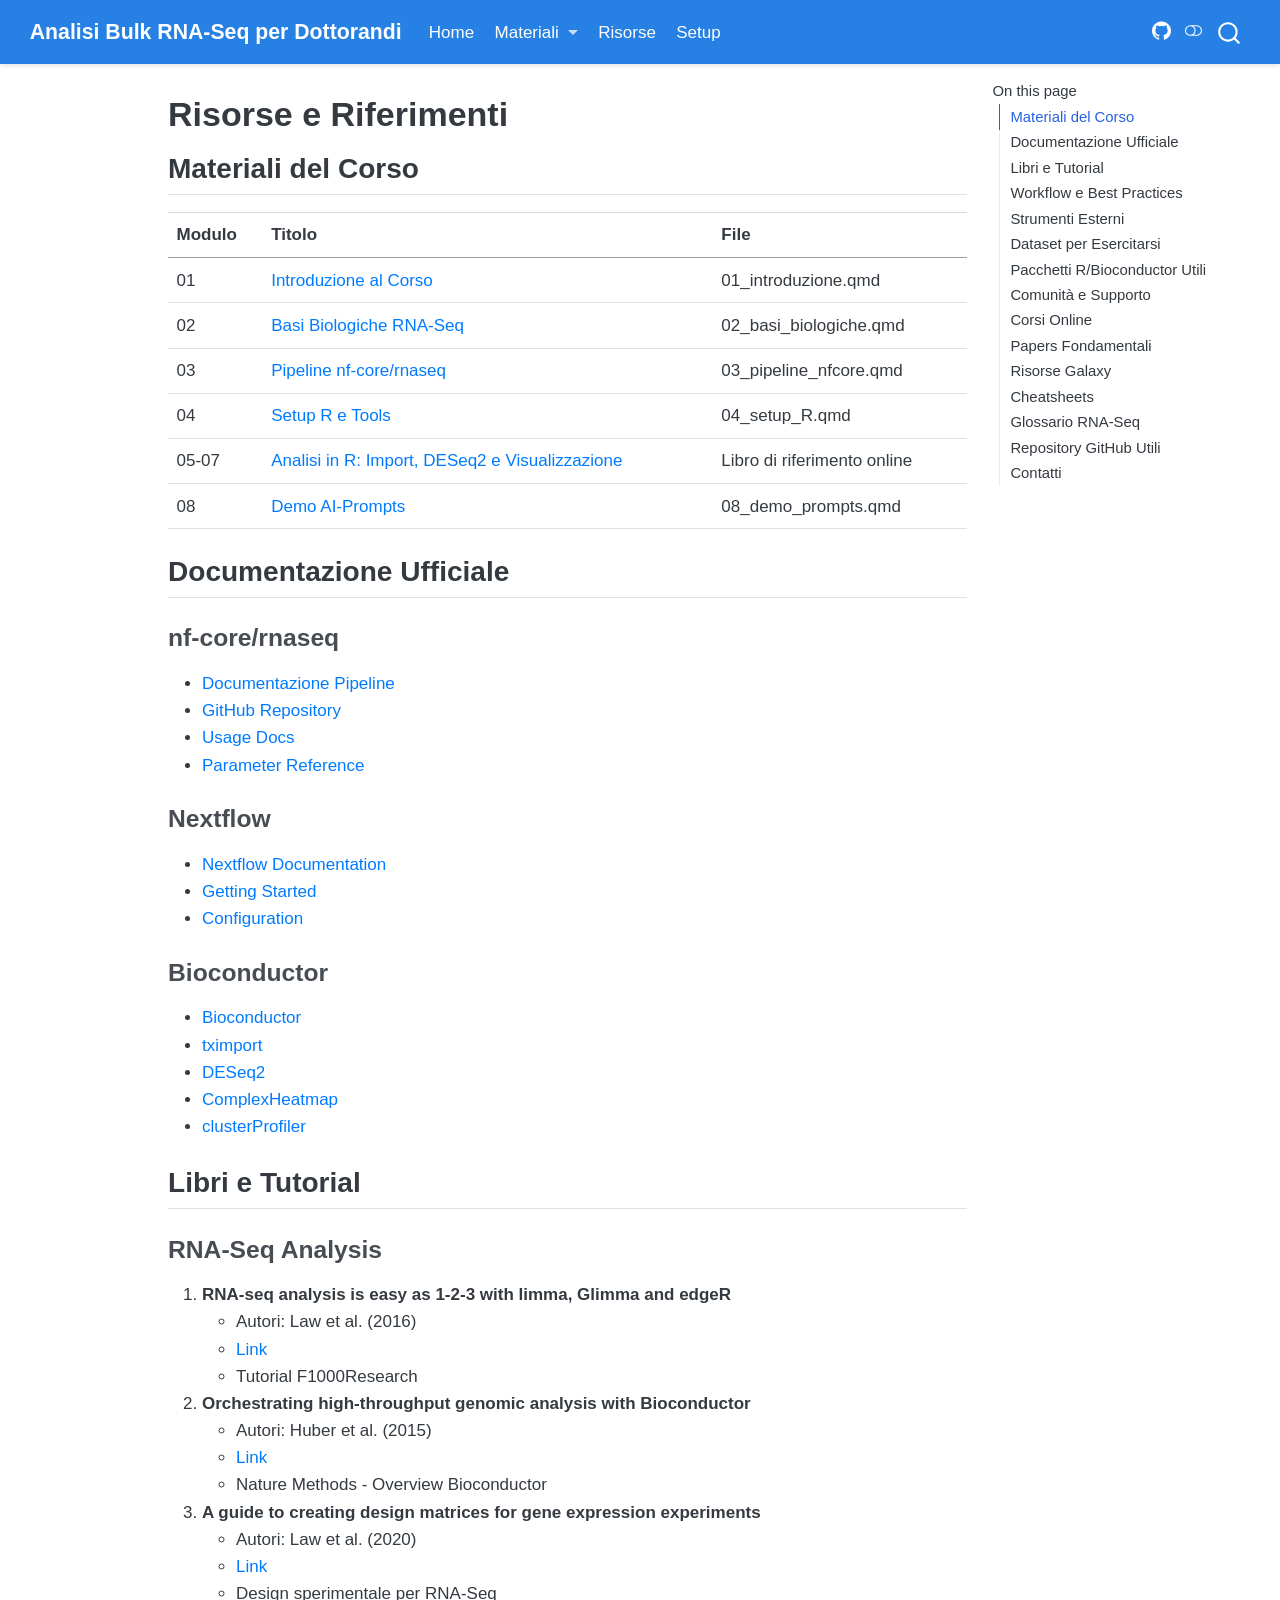
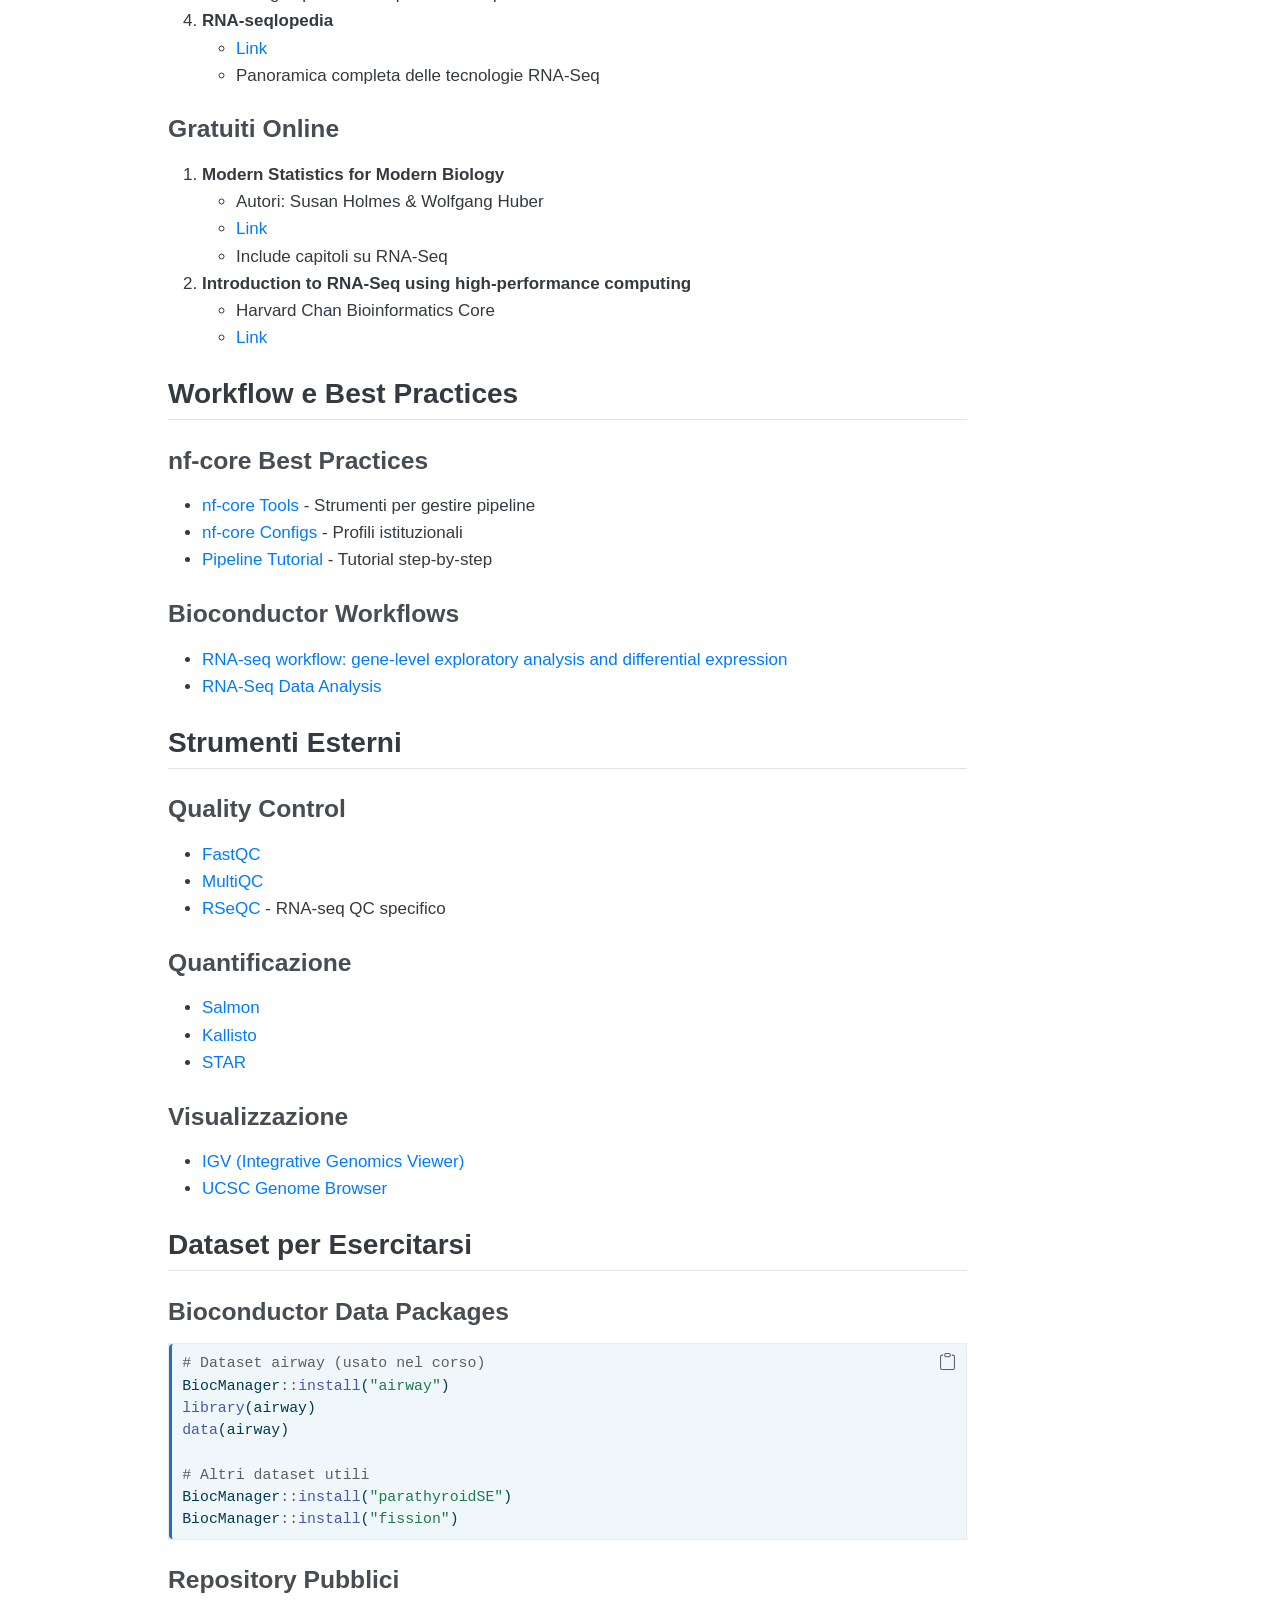
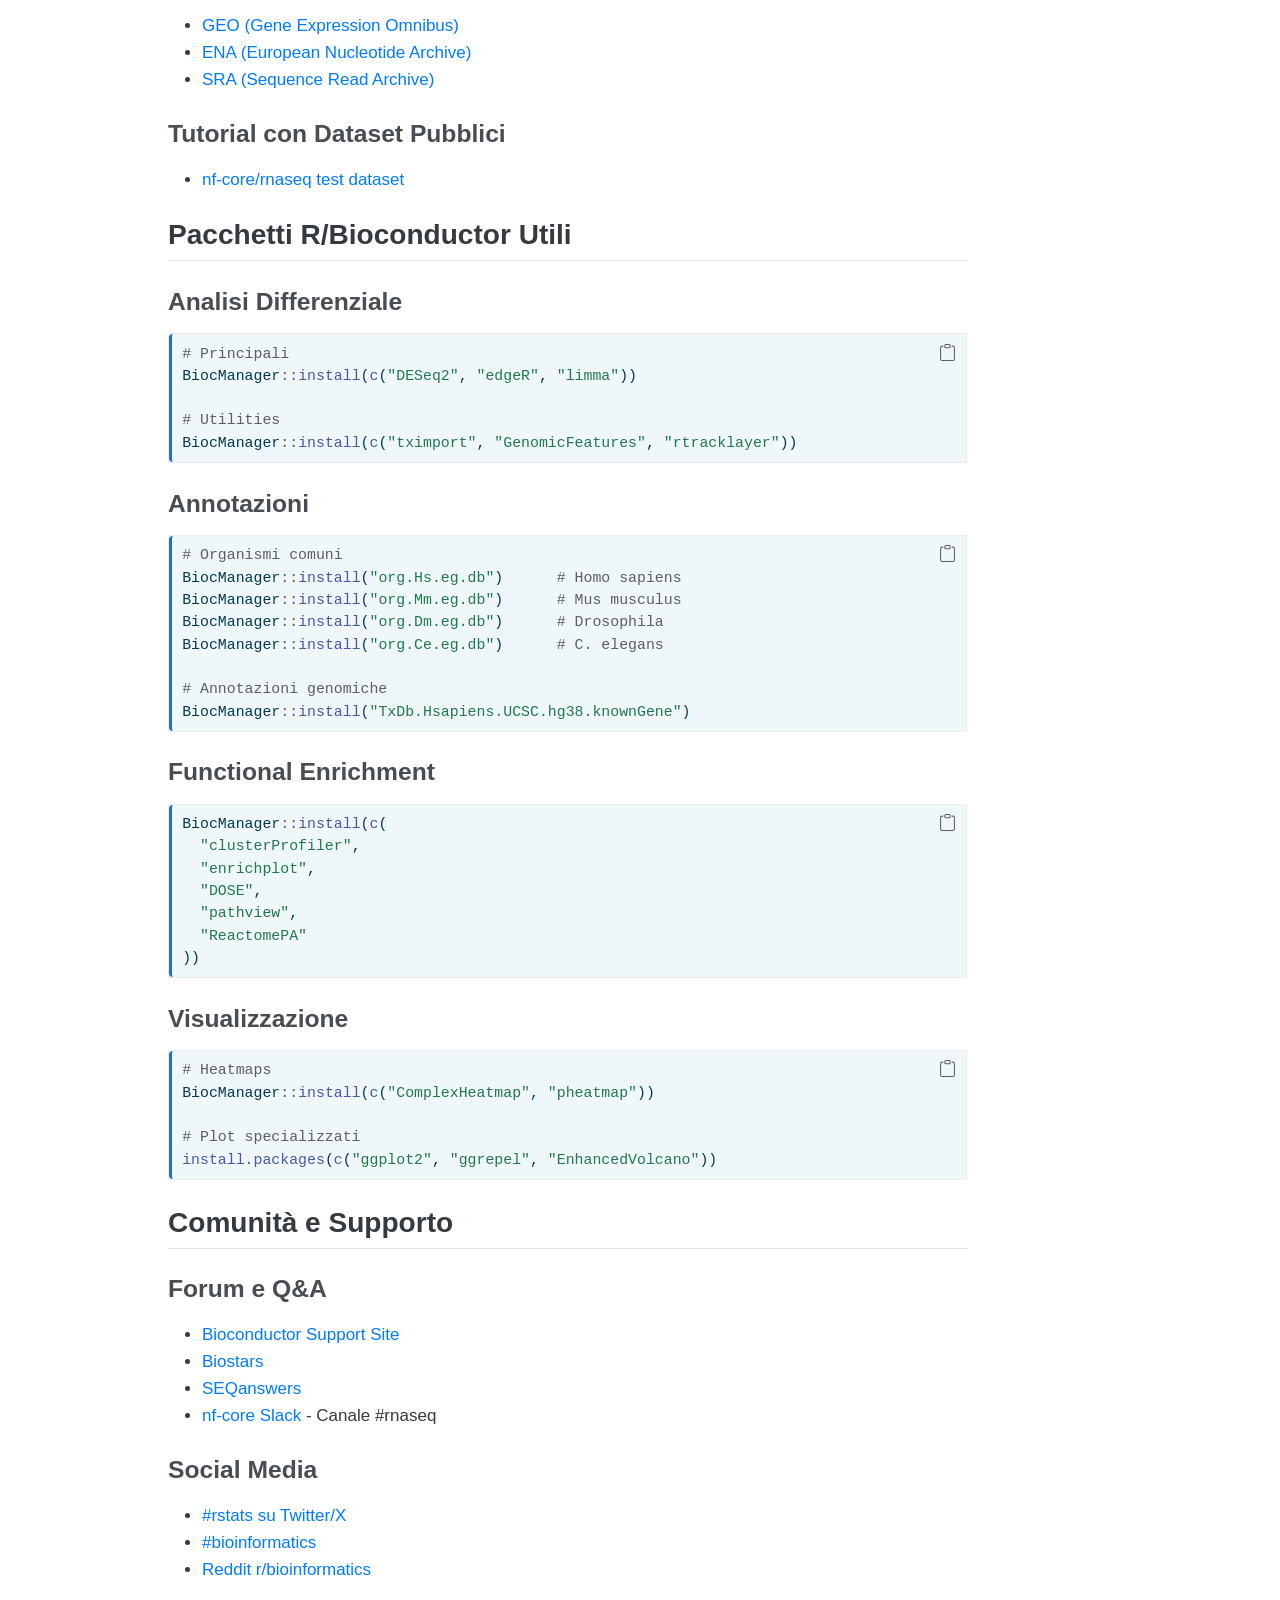
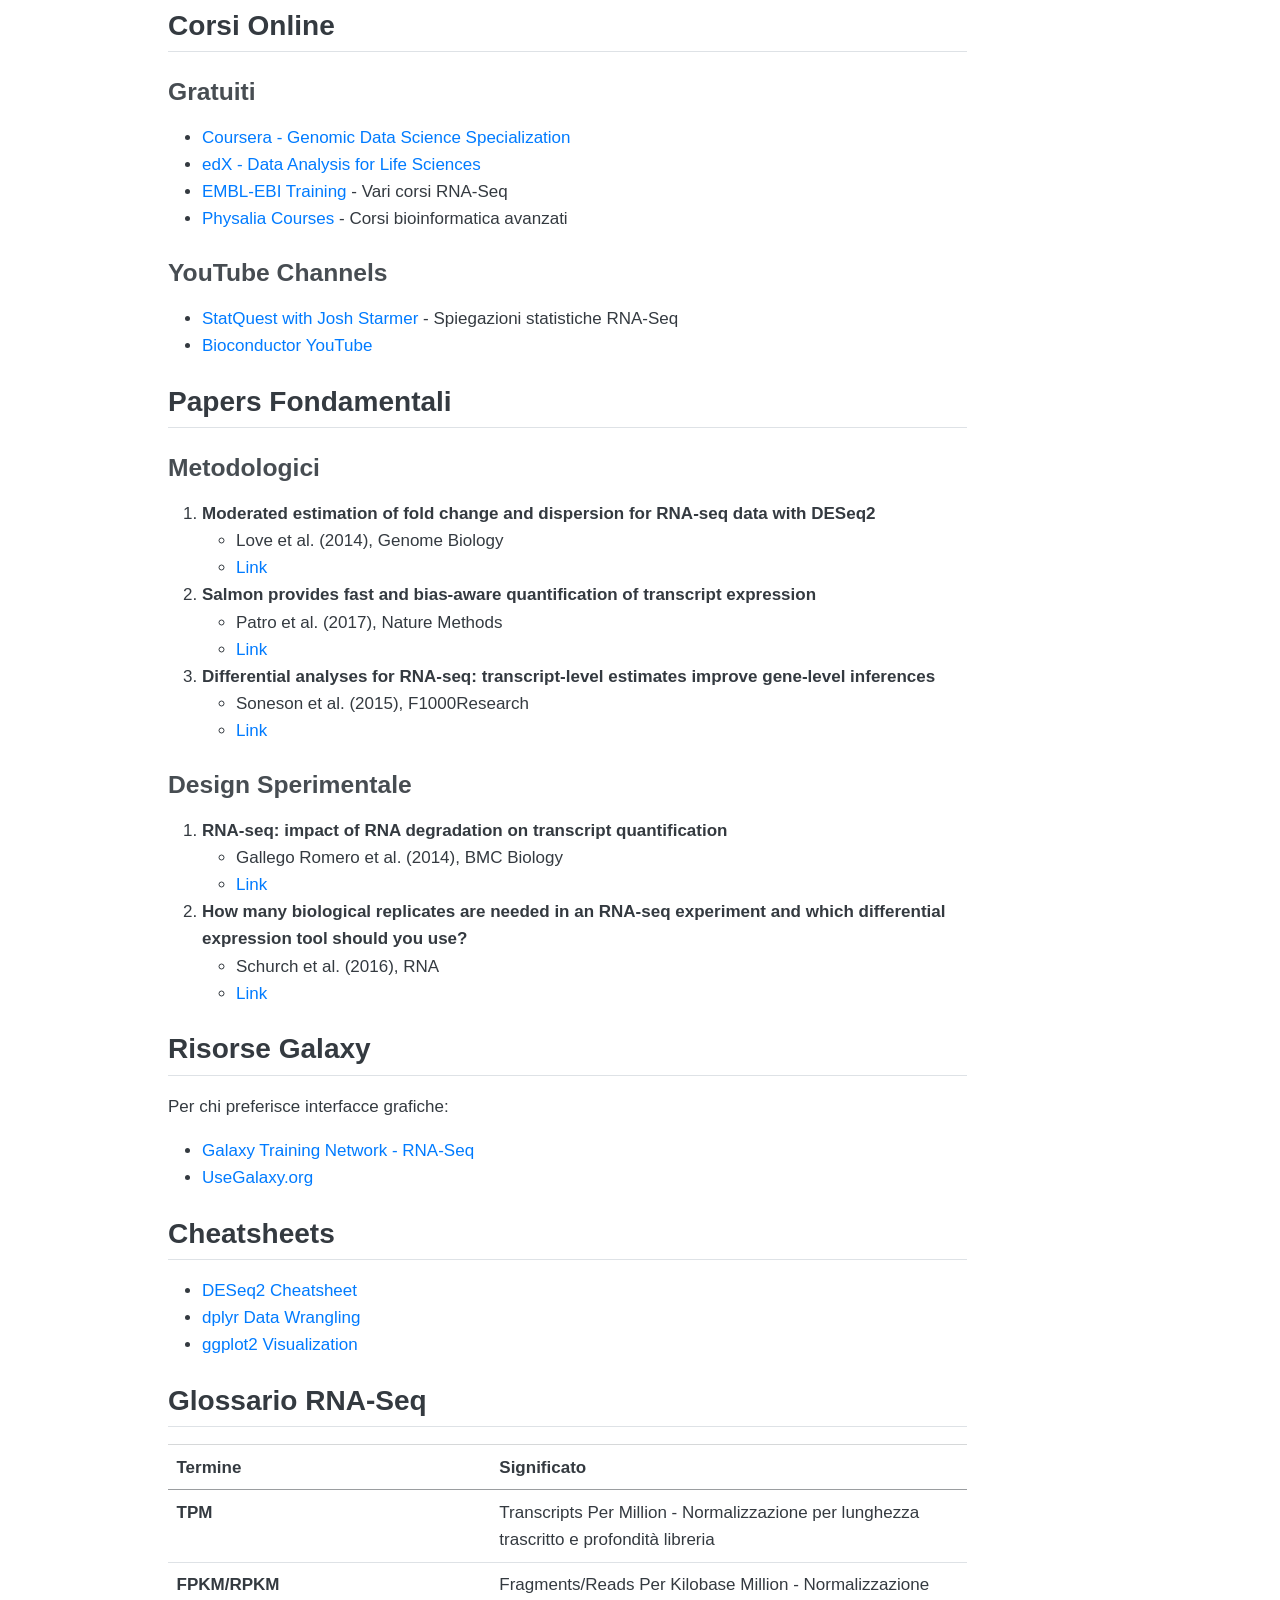
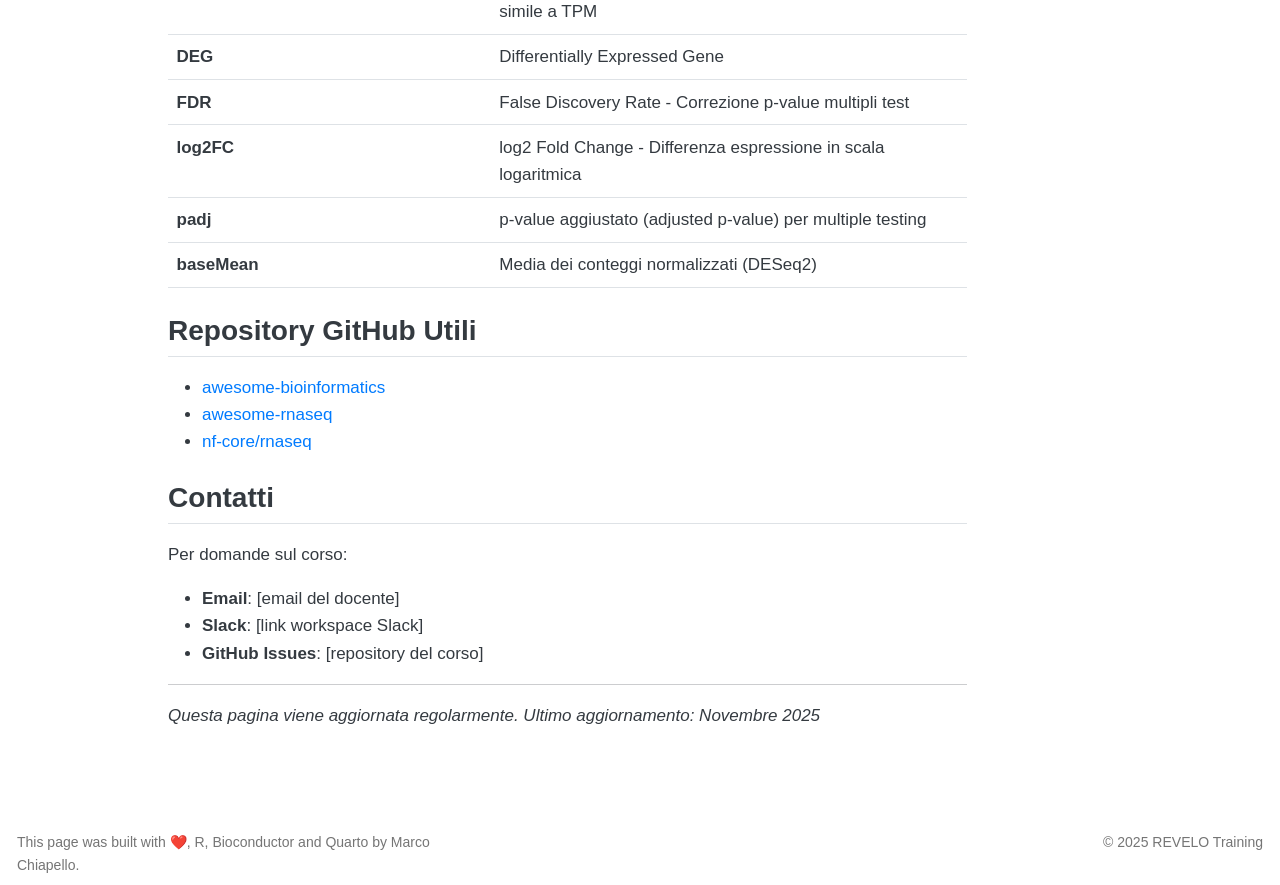
<file: RNASeq_Course_2025/docs/resources.html>
<!DOCTYPE html>
<html xmlns="http://www.w3.org/1999/xhtml" lang="en" xml:lang="en"><head>

<meta charset="utf-8">
<meta name="generator" content="quarto-1.8.27">

<meta name="viewport" content="width=device-width, initial-scale=1.0, user-scalable=yes">


<title>Risorse e Riferimenti – Analisi Bulk RNA-Seq per Dottorandi</title>
<style>
code{white-space: pre-wrap;}
span.smallcaps{font-variant: small-caps;}
div.columns{display: flex; gap: min(4vw, 1.5em);}
div.column{flex: auto; overflow-x: auto;}
div.hanging-indent{margin-left: 1.5em; text-indent: -1.5em;}
ul.task-list{list-style: none;}
ul.task-list li input[type="checkbox"] {
  width: 0.8em;
  margin: 0 0.8em 0.2em -1em; /* quarto-specific, see https://github.com/quarto-dev/quarto-cli/issues/4556 */ 
  vertical-align: middle;
}
/* CSS for syntax highlighting */
html { -webkit-text-size-adjust: 100%; }
pre > code.sourceCode { white-space: pre; position: relative; }
pre > code.sourceCode > span { display: inline-block; line-height: 1.25; }
pre > code.sourceCode > span:empty { height: 1.2em; }
.sourceCode { overflow: visible; }
code.sourceCode > span { color: inherit; text-decoration: inherit; }
div.sourceCode { margin: 1em 0; }
pre.sourceCode { margin: 0; }
@media screen {
div.sourceCode { overflow: auto; }
}
@media print {
pre > code.sourceCode { white-space: pre-wrap; }
pre > code.sourceCode > span { text-indent: -5em; padding-left: 5em; }
}
pre.numberSource code
  { counter-reset: source-line 0; }
pre.numberSource code > span
  { position: relative; left: -4em; counter-increment: source-line; }
pre.numberSource code > span > a:first-child::before
  { content: counter(source-line);
    position: relative; left: -1em; text-align: right; vertical-align: baseline;
    border: none; display: inline-block;
    -webkit-touch-callout: none; -webkit-user-select: none;
    -khtml-user-select: none; -moz-user-select: none;
    -ms-user-select: none; user-select: none;
    padding: 0 4px; width: 4em;
  }
pre.numberSource { margin-left: 3em;  padding-left: 4px; }
div.sourceCode
  {   }
@media screen {
pre > code.sourceCode > span > a:first-child::before { text-decoration: underline; }
}
</style>


<script src="site_libs/quarto-nav/quarto-nav.js"></script>
<script src="site_libs/quarto-nav/headroom.min.js"></script>
<script src="site_libs/clipboard/clipboard.min.js"></script>
<script src="site_libs/quarto-search/autocomplete.umd.js"></script>
<script src="site_libs/quarto-search/fuse.min.js"></script>
<script src="site_libs/quarto-search/quarto-search.js"></script>
<meta name="quarto:offset" content="./">
<script src="site_libs/quarto-html/quarto.js" type="module"></script>
<script src="site_libs/quarto-html/tabsets/tabsets.js" type="module"></script>
<script src="site_libs/quarto-html/axe/axe-check.js" type="module"></script>
<script src="site_libs/quarto-html/popper.min.js"></script>
<script src="site_libs/quarto-html/tippy.umd.min.js"></script>
<script src="site_libs/quarto-html/anchor.min.js"></script>
<link href="site_libs/quarto-html/tippy.css" rel="stylesheet">
<link href="site_libs/quarto-html/quarto-syntax-highlighting-ed96de9b727972fe78a7b5d16c58bf87.css" rel="stylesheet" class="quarto-color-scheme" id="quarto-text-highlighting-styles">
<link href="site_libs/quarto-html/quarto-syntax-highlighting-dark-4d9afe2b8d18ee9fa5d0d57b5ed4214d.css" rel="stylesheet" class="quarto-color-scheme quarto-color-alternate" id="quarto-text-highlighting-styles">
<link href="site_libs/quarto-html/quarto-syntax-highlighting-ed96de9b727972fe78a7b5d16c58bf87.css" rel="stylesheet" class="quarto-color-scheme-extra" id="quarto-text-highlighting-styles">
<script src="site_libs/bootstrap/bootstrap.min.js"></script>
<link href="site_libs/bootstrap/bootstrap-icons.css" rel="stylesheet">
<link href="site_libs/bootstrap/bootstrap-2a504c98ff87331e1512fcad2ebb3bdc.min.css" rel="stylesheet" append-hash="true" class="quarto-color-scheme" id="quarto-bootstrap" data-mode="light">
<link href="site_libs/bootstrap/bootstrap-dark-8fdd1941dec177787a4600817dfafe63.min.css" rel="stylesheet" append-hash="true" class="quarto-color-scheme quarto-color-alternate" id="quarto-bootstrap" data-mode="dark">
<link href="site_libs/bootstrap/bootstrap-2a504c98ff87331e1512fcad2ebb3bdc.min.css" rel="stylesheet" append-hash="true" class="quarto-color-scheme-extra" id="quarto-bootstrap" data-mode="light">
<script id="quarto-search-options" type="application/json">{
  "location": "navbar",
  "copy-button": false,
  "collapse-after": 3,
  "panel-placement": "end",
  "type": "overlay",
  "limit": 50,
  "keyboard-shortcut": [
    "f",
    "/",
    "s"
  ],
  "show-item-context": false,
  "language": {
    "search-no-results-text": "No results",
    "search-matching-documents-text": "matching documents",
    "search-copy-link-title": "Copy link to search",
    "search-hide-matches-text": "Hide additional matches",
    "search-more-match-text": "more match in this document",
    "search-more-matches-text": "more matches in this document",
    "search-clear-button-title": "Clear",
    "search-text-placeholder": "",
    "search-detached-cancel-button-title": "Cancel",
    "search-submit-button-title": "Submit",
    "search-label": "Search"
  }
}</script>


<link rel="stylesheet" href="styles.css">
</head>

<body class="nav-fixed quarto-light"><script id="quarto-html-before-body" type="application/javascript">
    const toggleBodyColorMode = (bsSheetEl) => {
      const mode = bsSheetEl.getAttribute("data-mode");
      const bodyEl = window.document.querySelector("body");
      if (mode === "dark") {
        bodyEl.classList.add("quarto-dark");
        bodyEl.classList.remove("quarto-light");
      } else {
        bodyEl.classList.add("quarto-light");
        bodyEl.classList.remove("quarto-dark");
      }
    }
    const toggleBodyColorPrimary = () => {
      const bsSheetEl = window.document.querySelector("link#quarto-bootstrap:not([rel=disabled-stylesheet])");
      if (bsSheetEl) {
        toggleBodyColorMode(bsSheetEl);
      }
    }
    const setColorSchemeToggle = (alternate) => {
      const toggles = window.document.querySelectorAll('.quarto-color-scheme-toggle');
      for (let i=0; i < toggles.length; i++) {
        const toggle = toggles[i];
        if (toggle) {
          if (alternate) {
            toggle.classList.add("alternate");
          } else {
            toggle.classList.remove("alternate");
          }
        }
      }
    };
    const toggleColorMode = (alternate) => {
      // Switch the stylesheets
      const primaryStylesheets = window.document.querySelectorAll('link.quarto-color-scheme:not(.quarto-color-alternate)');
      const alternateStylesheets = window.document.querySelectorAll('link.quarto-color-scheme.quarto-color-alternate');
      manageTransitions('#quarto-margin-sidebar .nav-link', false);
      if (alternate) {
        // note: dark is layered on light, we don't disable primary!
        enableStylesheet(alternateStylesheets);
        for (const sheetNode of alternateStylesheets) {
          if (sheetNode.id === "quarto-bootstrap") {
            toggleBodyColorMode(sheetNode);
          }
        }
      } else {
        disableStylesheet(alternateStylesheets);
        enableStylesheet(primaryStylesheets)
        toggleBodyColorPrimary();
      }
      manageTransitions('#quarto-margin-sidebar .nav-link', true);
      // Switch the toggles
      setColorSchemeToggle(alternate)
      // Hack to workaround the fact that safari doesn't
      // properly recolor the scrollbar when toggling (#1455)
      if (navigator.userAgent.indexOf('Safari') > 0 && navigator.userAgent.indexOf('Chrome') == -1) {
        manageTransitions("body", false);
        window.scrollTo(0, 1);
        setTimeout(() => {
          window.scrollTo(0, 0);
          manageTransitions("body", true);
        }, 40);
      }
    }
    const disableStylesheet = (stylesheets) => {
      for (let i=0; i < stylesheets.length; i++) {
        const stylesheet = stylesheets[i];
        stylesheet.rel = 'disabled-stylesheet';
      }
    }
    const enableStylesheet = (stylesheets) => {
      for (let i=0; i < stylesheets.length; i++) {
        const stylesheet = stylesheets[i];
        if(stylesheet.rel !== 'stylesheet') { // for Chrome, which will still FOUC without this check
          stylesheet.rel = 'stylesheet';
        }
      }
    }
    const manageTransitions = (selector, allowTransitions) => {
      const els = window.document.querySelectorAll(selector);
      for (let i=0; i < els.length; i++) {
        const el = els[i];
        if (allowTransitions) {
          el.classList.remove('notransition');
        } else {
          el.classList.add('notransition');
        }
      }
    }
    const isFileUrl = () => {
      return window.location.protocol === 'file:';
    }
    const hasAlternateSentinel = () => {
      let styleSentinel = getColorSchemeSentinel();
      if (styleSentinel !== null) {
        return styleSentinel === "alternate";
      } else {
        return false;
      }
    }
    const setStyleSentinel = (alternate) => {
      const value = alternate ? "alternate" : "default";
      if (!isFileUrl()) {
        window.localStorage.setItem("quarto-color-scheme", value);
      } else {
        localAlternateSentinel = value;
      }
    }
    const getColorSchemeSentinel = () => {
      if (!isFileUrl()) {
        const storageValue = window.localStorage.getItem("quarto-color-scheme");
        return storageValue != null ? storageValue : localAlternateSentinel;
      } else {
        return localAlternateSentinel;
      }
    }
    const toggleGiscusIfUsed = (isAlternate, darkModeDefault) => {
      const baseTheme = document.querySelector('#giscus-base-theme')?.value ?? 'light';
      const alternateTheme = document.querySelector('#giscus-alt-theme')?.value ?? 'dark';
      let newTheme = '';
      if(authorPrefersDark) {
        newTheme = isAlternate ? baseTheme : alternateTheme;
      } else {
        newTheme = isAlternate ? alternateTheme : baseTheme;
      }
      const changeGiscusTheme = () => {
        // From: https://github.com/giscus/giscus/issues/336
        const sendMessage = (message) => {
          const iframe = document.querySelector('iframe.giscus-frame');
          if (!iframe) return;
          iframe.contentWindow.postMessage({ giscus: message }, 'https://giscus.app');
        }
        sendMessage({
          setConfig: {
            theme: newTheme
          }
        });
      }
      const isGiscussLoaded = window.document.querySelector('iframe.giscus-frame') !== null;
      if (isGiscussLoaded) {
        changeGiscusTheme();
      }
    };
    const authorPrefersDark = false;
    const darkModeDefault = authorPrefersDark;
      document.querySelector('link#quarto-text-highlighting-styles.quarto-color-scheme-extra').rel = 'disabled-stylesheet';
      document.querySelector('link#quarto-bootstrap.quarto-color-scheme-extra').rel = 'disabled-stylesheet';
    let localAlternateSentinel = darkModeDefault ? 'alternate' : 'default';
    // Dark / light mode switch
    window.quartoToggleColorScheme = () => {
      // Read the current dark / light value
      let toAlternate = !hasAlternateSentinel();
      toggleColorMode(toAlternate);
      setStyleSentinel(toAlternate);
      toggleGiscusIfUsed(toAlternate, darkModeDefault);
      window.dispatchEvent(new Event('resize'));
    };
    // Switch to dark mode if need be
    if (hasAlternateSentinel()) {
      toggleColorMode(true);
    } else {
      toggleColorMode(false);
    }
  </script>

<div id="quarto-search-results"></div>
  <header id="quarto-header" class="headroom fixed-top">
    <nav class="navbar navbar-expand-lg " data-bs-theme="dark">
      <div class="navbar-container container-fluid">
      <div class="navbar-brand-container mx-auto">
    <a class="navbar-brand" href="./index.html">
    <span class="navbar-title">Analisi Bulk RNA-Seq per Dottorandi</span>
    </a>
  </div>
            <div id="quarto-search" class="" title="Search"></div>
          <button class="navbar-toggler" type="button" data-bs-toggle="collapse" data-bs-target="#navbarCollapse" aria-controls="navbarCollapse" role="menu" aria-expanded="false" aria-label="Toggle navigation" onclick="if (window.quartoToggleHeadroom) { window.quartoToggleHeadroom(); }">
  <span class="navbar-toggler-icon"></span>
</button>
          <div class="collapse navbar-collapse" id="navbarCollapse">
            <ul class="navbar-nav navbar-nav-scroll me-auto">
  <li class="nav-item">
    <a class="nav-link" href="./index.html"> 
<span class="menu-text">Home</span></a>
  </li>  
  <li class="nav-item dropdown ">
    <a class="nav-link dropdown-toggle" href="#" id="nav-menu-materiali" role="link" data-bs-toggle="dropdown" aria-expanded="false">
 <span class="menu-text">Materiali</span>
    </a>
    <ul class="dropdown-menu" aria-labelledby="nav-menu-materiali">    
        <li class="dropdown-header">—Giorno 1: Sequenziamento &amp; Pipeline—</li>
        <li>
    <a class="dropdown-item" href="./materials/01_introduzione.html">
 <span class="dropdown-text">Introduzione al Corso</span></a>
  </li>  
        <li>
    <a class="dropdown-item" href="./materials/02_basi_biologiche.html">
 <span class="dropdown-text">Basi Biologiche RNA-Seq</span></a>
  </li>  
        <li>
    <a class="dropdown-item" href="./materials/03_pipeline_nfcore.html">
 <span class="dropdown-text">Pipeline nf-core/rnaseq</span></a>
  </li>  
        <li class="dropdown-header">—Giorno 2: Analisi in R—</li>
        <li>
    <a class="dropdown-item" href="https://revelo-rnaseq.github.io/2024_RNASeq_book/">
 <span class="dropdown-text">Analisi in R (Import, DESeq2, Visualizzazione)</span></a>
  </li>  
        <li>
    <a class="dropdown-item" href="./materials/04_setup_R.html">
 <span class="dropdown-text">Setup R e Tools</span></a>
  </li>  
        <li>
    <a class="dropdown-item" href="./materials/08_demo_prompts.html">
 <span class="dropdown-text">Demo AI-Prompts</span></a>
  </li>  
    </ul>
  </li>
  <li class="nav-item">
    <a class="nav-link active" href="./resources.html" aria-current="page"> 
<span class="menu-text">Risorse</span></a>
  </li>  
  <li class="nav-item">
    <a class="nav-link" href="./setup.html"> 
<span class="menu-text">Setup</span></a>
  </li>  
</ul>
            <ul class="navbar-nav navbar-nav-scroll ms-auto">
  <li class="nav-item compact">
    <a class="nav-link" href="https://github.com/Revelo-RNASeq/2025_RNASeq"> <i class="bi bi-github" role="img">
</i> 
<span class="menu-text"></span></a>
  </li>  
</ul>
          </div> <!-- /navcollapse -->
            <div class="quarto-navbar-tools">
  <a href="" class="quarto-color-scheme-toggle quarto-navigation-tool  px-1" onclick="window.quartoToggleColorScheme(); return false;" title="Toggle dark mode"><i class="bi"></i></a>
</div>
      </div> <!-- /container-fluid -->
    </nav>
</header>
<!-- content -->
<div id="quarto-content" class="quarto-container page-columns page-rows-contents page-layout-article page-navbar">
<!-- sidebar -->
<!-- margin-sidebar -->
    <div id="quarto-margin-sidebar" class="sidebar margin-sidebar">
        <nav id="TOC" role="doc-toc" class="toc-active">
    <h2 id="toc-title">On this page</h2>
   
  <ul>
  <li><a href="#materiali-del-corso" id="toc-materiali-del-corso" class="nav-link active" data-scroll-target="#materiali-del-corso">Materiali del Corso</a></li>
  <li><a href="#documentazione-ufficiale" id="toc-documentazione-ufficiale" class="nav-link" data-scroll-target="#documentazione-ufficiale">Documentazione Ufficiale</a>
  <ul class="collapse">
  <li><a href="#nf-corernaseq" id="toc-nf-corernaseq" class="nav-link" data-scroll-target="#nf-corernaseq">nf-core/rnaseq</a></li>
  <li><a href="#nextflow" id="toc-nextflow" class="nav-link" data-scroll-target="#nextflow">Nextflow</a></li>
  <li><a href="#bioconductor" id="toc-bioconductor" class="nav-link" data-scroll-target="#bioconductor">Bioconductor</a></li>
  </ul></li>
  <li><a href="#libri-e-tutorial" id="toc-libri-e-tutorial" class="nav-link" data-scroll-target="#libri-e-tutorial">Libri e Tutorial</a>
  <ul class="collapse">
  <li><a href="#rna-seq-analysis" id="toc-rna-seq-analysis" class="nav-link" data-scroll-target="#rna-seq-analysis">RNA-Seq Analysis</a></li>
  <li><a href="#gratuiti-online" id="toc-gratuiti-online" class="nav-link" data-scroll-target="#gratuiti-online">Gratuiti Online</a></li>
  </ul></li>
  <li><a href="#workflow-e-best-practices" id="toc-workflow-e-best-practices" class="nav-link" data-scroll-target="#workflow-e-best-practices">Workflow e Best Practices</a>
  <ul class="collapse">
  <li><a href="#nf-core-best-practices" id="toc-nf-core-best-practices" class="nav-link" data-scroll-target="#nf-core-best-practices">nf-core Best Practices</a></li>
  <li><a href="#bioconductor-workflows" id="toc-bioconductor-workflows" class="nav-link" data-scroll-target="#bioconductor-workflows">Bioconductor Workflows</a></li>
  </ul></li>
  <li><a href="#strumenti-esterni" id="toc-strumenti-esterni" class="nav-link" data-scroll-target="#strumenti-esterni">Strumenti Esterni</a>
  <ul class="collapse">
  <li><a href="#quality-control" id="toc-quality-control" class="nav-link" data-scroll-target="#quality-control">Quality Control</a></li>
  <li><a href="#quantificazione" id="toc-quantificazione" class="nav-link" data-scroll-target="#quantificazione">Quantificazione</a></li>
  <li><a href="#visualizzazione" id="toc-visualizzazione" class="nav-link" data-scroll-target="#visualizzazione">Visualizzazione</a></li>
  </ul></li>
  <li><a href="#dataset-per-esercitarsi" id="toc-dataset-per-esercitarsi" class="nav-link" data-scroll-target="#dataset-per-esercitarsi">Dataset per Esercitarsi</a>
  <ul class="collapse">
  <li><a href="#bioconductor-data-packages" id="toc-bioconductor-data-packages" class="nav-link" data-scroll-target="#bioconductor-data-packages">Bioconductor Data Packages</a></li>
  <li><a href="#repository-pubblici" id="toc-repository-pubblici" class="nav-link" data-scroll-target="#repository-pubblici">Repository Pubblici</a></li>
  <li><a href="#tutorial-con-dataset-pubblici" id="toc-tutorial-con-dataset-pubblici" class="nav-link" data-scroll-target="#tutorial-con-dataset-pubblici">Tutorial con Dataset Pubblici</a></li>
  </ul></li>
  <li><a href="#pacchetti-rbioconductor-utili" id="toc-pacchetti-rbioconductor-utili" class="nav-link" data-scroll-target="#pacchetti-rbioconductor-utili">Pacchetti R/Bioconductor Utili</a>
  <ul class="collapse">
  <li><a href="#analisi-differenziale" id="toc-analisi-differenziale" class="nav-link" data-scroll-target="#analisi-differenziale">Analisi Differenziale</a></li>
  <li><a href="#annotazioni" id="toc-annotazioni" class="nav-link" data-scroll-target="#annotazioni">Annotazioni</a></li>
  <li><a href="#functional-enrichment" id="toc-functional-enrichment" class="nav-link" data-scroll-target="#functional-enrichment">Functional Enrichment</a></li>
  <li><a href="#visualizzazione-1" id="toc-visualizzazione-1" class="nav-link" data-scroll-target="#visualizzazione-1">Visualizzazione</a></li>
  </ul></li>
  <li><a href="#comunità-e-supporto" id="toc-comunità-e-supporto" class="nav-link" data-scroll-target="#comunità-e-supporto">Comunità e Supporto</a>
  <ul class="collapse">
  <li><a href="#forum-e-qa" id="toc-forum-e-qa" class="nav-link" data-scroll-target="#forum-e-qa">Forum e Q&amp;A</a></li>
  <li><a href="#social-media" id="toc-social-media" class="nav-link" data-scroll-target="#social-media">Social Media</a></li>
  </ul></li>
  <li><a href="#corsi-online" id="toc-corsi-online" class="nav-link" data-scroll-target="#corsi-online">Corsi Online</a>
  <ul class="collapse">
  <li><a href="#gratuiti" id="toc-gratuiti" class="nav-link" data-scroll-target="#gratuiti">Gratuiti</a></li>
  <li><a href="#youtube-channels" id="toc-youtube-channels" class="nav-link" data-scroll-target="#youtube-channels">YouTube Channels</a></li>
  </ul></li>
  <li><a href="#papers-fondamentali" id="toc-papers-fondamentali" class="nav-link" data-scroll-target="#papers-fondamentali">Papers Fondamentali</a>
  <ul class="collapse">
  <li><a href="#metodologici" id="toc-metodologici" class="nav-link" data-scroll-target="#metodologici">Metodologici</a></li>
  <li><a href="#design-sperimentale" id="toc-design-sperimentale" class="nav-link" data-scroll-target="#design-sperimentale">Design Sperimentale</a></li>
  </ul></li>
  <li><a href="#risorse-galaxy" id="toc-risorse-galaxy" class="nav-link" data-scroll-target="#risorse-galaxy">Risorse Galaxy</a></li>
  <li><a href="#cheatsheets" id="toc-cheatsheets" class="nav-link" data-scroll-target="#cheatsheets">Cheatsheets</a></li>
  <li><a href="#glossario-rna-seq" id="toc-glossario-rna-seq" class="nav-link" data-scroll-target="#glossario-rna-seq">Glossario RNA-Seq</a></li>
  <li><a href="#repository-github-utili" id="toc-repository-github-utili" class="nav-link" data-scroll-target="#repository-github-utili">Repository GitHub Utili</a></li>
  <li><a href="#contatti" id="toc-contatti" class="nav-link" data-scroll-target="#contatti">Contatti</a></li>
  </ul>
</nav>
    </div>
<!-- main -->
<main class="content" id="quarto-document-content">


<header id="title-block-header" class="quarto-title-block default">
<div class="quarto-title">
<h1 class="title">Risorse e Riferimenti</h1>
</div>



<div class="quarto-title-meta">

    
  
    
  </div>
  


</header>


<section id="materiali-del-corso" class="level2">
<h2 class="anchored" data-anchor-id="materiali-del-corso">Materiali del Corso</h2>
<table class="caption-top table">
<thead>
<tr class="header">
<th>Modulo</th>
<th>Titolo</th>
<th>File</th>
</tr>
</thead>
<tbody>
<tr class="odd">
<td>01</td>
<td><a href="./materials/01_introduzione.html">Introduzione al Corso</a></td>
<td>01_introduzione.qmd</td>
</tr>
<tr class="even">
<td>02</td>
<td><a href="./materials/02_basi_biologiche.html">Basi Biologiche RNA-Seq</a></td>
<td>02_basi_biologiche.qmd</td>
</tr>
<tr class="odd">
<td>03</td>
<td><a href="./materials/03_pipeline_nfcore.html">Pipeline nf-core/rnaseq</a></td>
<td>03_pipeline_nfcore.qmd</td>
</tr>
<tr class="even">
<td>04</td>
<td><a href="./materials/04_setup_R.html">Setup R e Tools</a></td>
<td>04_setup_R.qmd</td>
</tr>
<tr class="odd">
<td>05-07</td>
<td><a href="https://revelo-rnaseq.github.io/2024_RNASeq_book/">Analisi in R: Import, DESeq2 e Visualizzazione</a></td>
<td>Libro di riferimento online</td>
</tr>
<tr class="even">
<td>08</td>
<td><a href="./materials/08_demo_prompts.html">Demo AI-Prompts</a></td>
<td>08_demo_prompts.qmd</td>
</tr>
</tbody>
</table>
</section>
<section id="documentazione-ufficiale" class="level2">
<h2 class="anchored" data-anchor-id="documentazione-ufficiale">Documentazione Ufficiale</h2>
<section id="nf-corernaseq" class="level3">
<h3 class="anchored" data-anchor-id="nf-corernaseq">nf-core/rnaseq</h3>
<ul>
<li><a href="https://nf-co.re/rnaseq">Documentazione Pipeline</a></li>
<li><a href="https://github.com/nf-core/rnaseq">GitHub Repository</a></li>
<li><a href="https://nf-co.re/rnaseq/usage">Usage Docs</a></li>
<li><a href="https://nf-co.re/rnaseq/parameters">Parameter Reference</a></li>
</ul>
</section>
<section id="nextflow" class="level3">
<h3 class="anchored" data-anchor-id="nextflow">Nextflow</h3>
<ul>
<li><a href="https://www.nextflow.io/docs/latest/index.html">Nextflow Documentation</a></li>
<li><a href="https://www.nextflow.io/docs/latest/getstarted.html">Getting Started</a></li>
<li><a href="https://www.nextflow.io/docs/latest/config.html">Configuration</a></li>
</ul>
</section>
<section id="bioconductor" class="level3">
<h3 class="anchored" data-anchor-id="bioconductor">Bioconductor</h3>
<ul>
<li><a href="https://www.bioconductor.org/">Bioconductor</a></li>
<li><a href="https://bioconductor.org/packages/tximport/">tximport</a></li>
<li><a href="https://bioconductor.org/packages/DESeq2/">DESeq2</a></li>
<li><a href="https://bioconductor.org/packages/ComplexHeatmap/">ComplexHeatmap</a></li>
<li><a href="https://bioconductor.org/packages/clusterProfiler/">clusterProfiler</a></li>
</ul>
</section>
</section>
<section id="libri-e-tutorial" class="level2">
<h2 class="anchored" data-anchor-id="libri-e-tutorial">Libri e Tutorial</h2>
<section id="rna-seq-analysis" class="level3">
<h3 class="anchored" data-anchor-id="rna-seq-analysis">RNA-Seq Analysis</h3>
<ol type="1">
<li><strong>RNA-seq analysis is easy as 1-2-3 with limma, Glimma and edgeR</strong>
<ul>
<li>Autori: Law et al.&nbsp;(2016)</li>
<li><a href="https://f1000research.com/articles/5-1408">Link</a></li>
<li>Tutorial F1000Research</li>
</ul></li>
<li><strong>Orchestrating high-throughput genomic analysis with Bioconductor</strong>
<ul>
<li>Autori: Huber et al.&nbsp;(2015)</li>
<li><a href="https://www.nature.com/articles/nmeth.3252">Link</a></li>
<li>Nature Methods - Overview Bioconductor</li>
</ul></li>
<li><strong>A guide to creating design matrices for gene expression experiments</strong>
<ul>
<li>Autori: Law et al.&nbsp;(2020)</li>
<li><a href="https://f1000research.com/articles/9-1444">Link</a></li>
<li>Design sperimentale per RNA-Seq</li>
</ul></li>
<li><strong>RNA-seqlopedia</strong>
<ul>
<li><a href="https://rnaseq.uoregon.edu/">Link</a></li>
<li>Panoramica completa delle tecnologie RNA-Seq</li>
</ul></li>
</ol>
</section>
<section id="gratuiti-online" class="level3">
<h3 class="anchored" data-anchor-id="gratuiti-online">Gratuiti Online</h3>
<ol type="1">
<li><strong>Modern Statistics for Modern Biology</strong>
<ul>
<li>Autori: Susan Holmes &amp; Wolfgang Huber</li>
<li><a href="https://www.huber.embl.de/msmb/">Link</a></li>
<li>Include capitoli su RNA-Seq</li>
</ul></li>
<li><strong>Introduction to RNA-Seq using high-performance computing</strong>
<ul>
<li>Harvard Chan Bioinformatics Core</li>
<li><a href="https://hbctraining.github.io/Intro-to-rnaseq-hpc-salmon-flipped/">Link</a></li>
</ul></li>
</ol>
</section>
</section>
<section id="workflow-e-best-practices" class="level2">
<h2 class="anchored" data-anchor-id="workflow-e-best-practices">Workflow e Best Practices</h2>
<section id="nf-core-best-practices" class="level3">
<h3 class="anchored" data-anchor-id="nf-core-best-practices">nf-core Best Practices</h3>
<ul>
<li><a href="https://nf-co.re/tools">nf-core Tools</a> - Strumenti per gestire pipeline</li>
<li><a href="https://github.com/nf-core/configs">nf-core Configs</a> - Profili istituzionali</li>
<li><a href="https://nf-co.re/usage/tutorials/rnaseq">Pipeline Tutorial</a> - Tutorial step-by-step</li>
</ul>
</section>
<section id="bioconductor-workflows" class="level3">
<h3 class="anchored" data-anchor-id="bioconductor-workflows">Bioconductor Workflows</h3>
<ul>
<li><a href="https://www.bioconductor.org/packages/release/workflows/html/rnaseqGene.html">RNA-seq workflow: gene-level exploratory analysis and differential expression</a></li>
<li><a href="https://bioconductor.org/help/course-materials/2015/CSAMA2015/lab/rnaseq.html">RNA-Seq Data Analysis</a></li>
</ul>
</section>
</section>
<section id="strumenti-esterni" class="level2">
<h2 class="anchored" data-anchor-id="strumenti-esterni">Strumenti Esterni</h2>
<section id="quality-control" class="level3">
<h3 class="anchored" data-anchor-id="quality-control">Quality Control</h3>
<ul>
<li><a href="https://www.bioinformatics.babraham.ac.uk/projects/fastqc/">FastQC</a></li>
<li><a href="https://multiqc.info/">MultiQC</a></li>
<li><a href="http://rseqc.sourceforge.net/">RSeQC</a> - RNA-seq QC specifico</li>
</ul>
</section>
<section id="quantificazione" class="level3">
<h3 class="anchored" data-anchor-id="quantificazione">Quantificazione</h3>
<ul>
<li><a href="https://combine-lab.github.io/salmon/">Salmon</a></li>
<li><a href="https://pachterlab.github.io/kallisto/">Kallisto</a></li>
<li><a href="https://github.com/alexdobin/STAR">STAR</a></li>
</ul>
</section>
<section id="visualizzazione" class="level3">
<h3 class="anchored" data-anchor-id="visualizzazione">Visualizzazione</h3>
<ul>
<li><a href="https://igv.org/">IGV (Integrative Genomics Viewer)</a></li>
<li><a href="https://genome.ucsc.edu/">UCSC Genome Browser</a></li>
</ul>
</section>
</section>
<section id="dataset-per-esercitarsi" class="level2">
<h2 class="anchored" data-anchor-id="dataset-per-esercitarsi">Dataset per Esercitarsi</h2>
<section id="bioconductor-data-packages" class="level3">
<h3 class="anchored" data-anchor-id="bioconductor-data-packages">Bioconductor Data Packages</h3>
<div class="code-copy-outer-scaffold"><div class="sourceCode" id="cb1"><pre class="sourceCode r code-with-copy"><code class="sourceCode r"><span id="cb1-1"><a href="#cb1-1" aria-hidden="true" tabindex="-1"></a><span class="co"># Dataset airway (usato nel corso)</span></span>
<span id="cb1-2"><a href="#cb1-2" aria-hidden="true" tabindex="-1"></a>BiocManager<span class="sc">::</span><span class="fu">install</span>(<span class="st">"airway"</span>)</span>
<span id="cb1-3"><a href="#cb1-3" aria-hidden="true" tabindex="-1"></a><span class="fu">library</span>(airway)</span>
<span id="cb1-4"><a href="#cb1-4" aria-hidden="true" tabindex="-1"></a><span class="fu">data</span>(airway)</span>
<span id="cb1-5"><a href="#cb1-5" aria-hidden="true" tabindex="-1"></a></span>
<span id="cb1-6"><a href="#cb1-6" aria-hidden="true" tabindex="-1"></a><span class="co"># Altri dataset utili</span></span>
<span id="cb1-7"><a href="#cb1-7" aria-hidden="true" tabindex="-1"></a>BiocManager<span class="sc">::</span><span class="fu">install</span>(<span class="st">"parathyroidSE"</span>)</span>
<span id="cb1-8"><a href="#cb1-8" aria-hidden="true" tabindex="-1"></a>BiocManager<span class="sc">::</span><span class="fu">install</span>(<span class="st">"fission"</span>)</span></code></pre></div><button title="Copy to Clipboard" class="code-copy-button"><i class="bi"></i></button></div>
</section>
<section id="repository-pubblici" class="level3">
<h3 class="anchored" data-anchor-id="repository-pubblici">Repository Pubblici</h3>
<ul>
<li><a href="https://www.ncbi.nlm.nih.gov/geo/">GEO (Gene Expression Omnibus)</a></li>
<li><a href="https://www.ebi.ac.uk/ena/browser/">ENA (European Nucleotide Archive)</a></li>
<li><a href="https://www.ncbi.nlm.nih.gov/sra">SRA (Sequence Read Archive)</a></li>
</ul>
</section>
<section id="tutorial-con-dataset-pubblici" class="level3">
<h3 class="anchored" data-anchor-id="tutorial-con-dataset-pubblici">Tutorial con Dataset Pubblici</h3>
<ul>
<li><a href="https://github.com/nf-core/test-datasets/tree/rnaseq">nf-core/rnaseq test dataset</a></li>
</ul>
</section>
</section>
<section id="pacchetti-rbioconductor-utili" class="level2">
<h2 class="anchored" data-anchor-id="pacchetti-rbioconductor-utili">Pacchetti R/Bioconductor Utili</h2>
<section id="analisi-differenziale" class="level3">
<h3 class="anchored" data-anchor-id="analisi-differenziale">Analisi Differenziale</h3>
<div class="code-copy-outer-scaffold"><div class="sourceCode" id="cb2"><pre class="sourceCode r code-with-copy"><code class="sourceCode r"><span id="cb2-1"><a href="#cb2-1" aria-hidden="true" tabindex="-1"></a><span class="co"># Principali</span></span>
<span id="cb2-2"><a href="#cb2-2" aria-hidden="true" tabindex="-1"></a>BiocManager<span class="sc">::</span><span class="fu">install</span>(<span class="fu">c</span>(<span class="st">"DESeq2"</span>, <span class="st">"edgeR"</span>, <span class="st">"limma"</span>))</span>
<span id="cb2-3"><a href="#cb2-3" aria-hidden="true" tabindex="-1"></a></span>
<span id="cb2-4"><a href="#cb2-4" aria-hidden="true" tabindex="-1"></a><span class="co"># Utilities</span></span>
<span id="cb2-5"><a href="#cb2-5" aria-hidden="true" tabindex="-1"></a>BiocManager<span class="sc">::</span><span class="fu">install</span>(<span class="fu">c</span>(<span class="st">"tximport"</span>, <span class="st">"GenomicFeatures"</span>, <span class="st">"rtracklayer"</span>))</span></code></pre></div><button title="Copy to Clipboard" class="code-copy-button"><i class="bi"></i></button></div>
</section>
<section id="annotazioni" class="level3">
<h3 class="anchored" data-anchor-id="annotazioni">Annotazioni</h3>
<div class="code-copy-outer-scaffold"><div class="sourceCode" id="cb3"><pre class="sourceCode r code-with-copy"><code class="sourceCode r"><span id="cb3-1"><a href="#cb3-1" aria-hidden="true" tabindex="-1"></a><span class="co"># Organismi comuni</span></span>
<span id="cb3-2"><a href="#cb3-2" aria-hidden="true" tabindex="-1"></a>BiocManager<span class="sc">::</span><span class="fu">install</span>(<span class="st">"org.Hs.eg.db"</span>)      <span class="co"># Homo sapiens</span></span>
<span id="cb3-3"><a href="#cb3-3" aria-hidden="true" tabindex="-1"></a>BiocManager<span class="sc">::</span><span class="fu">install</span>(<span class="st">"org.Mm.eg.db"</span>)      <span class="co"># Mus musculus</span></span>
<span id="cb3-4"><a href="#cb3-4" aria-hidden="true" tabindex="-1"></a>BiocManager<span class="sc">::</span><span class="fu">install</span>(<span class="st">"org.Dm.eg.db"</span>)      <span class="co"># Drosophila</span></span>
<span id="cb3-5"><a href="#cb3-5" aria-hidden="true" tabindex="-1"></a>BiocManager<span class="sc">::</span><span class="fu">install</span>(<span class="st">"org.Ce.eg.db"</span>)      <span class="co"># C. elegans</span></span>
<span id="cb3-6"><a href="#cb3-6" aria-hidden="true" tabindex="-1"></a></span>
<span id="cb3-7"><a href="#cb3-7" aria-hidden="true" tabindex="-1"></a><span class="co"># Annotazioni genomiche</span></span>
<span id="cb3-8"><a href="#cb3-8" aria-hidden="true" tabindex="-1"></a>BiocManager<span class="sc">::</span><span class="fu">install</span>(<span class="st">"TxDb.Hsapiens.UCSC.hg38.knownGene"</span>)</span></code></pre></div><button title="Copy to Clipboard" class="code-copy-button"><i class="bi"></i></button></div>
</section>
<section id="functional-enrichment" class="level3">
<h3 class="anchored" data-anchor-id="functional-enrichment">Functional Enrichment</h3>
<div class="code-copy-outer-scaffold"><div class="sourceCode" id="cb4"><pre class="sourceCode r code-with-copy"><code class="sourceCode r"><span id="cb4-1"><a href="#cb4-1" aria-hidden="true" tabindex="-1"></a>BiocManager<span class="sc">::</span><span class="fu">install</span>(<span class="fu">c</span>(</span>
<span id="cb4-2"><a href="#cb4-2" aria-hidden="true" tabindex="-1"></a>  <span class="st">"clusterProfiler"</span>,</span>
<span id="cb4-3"><a href="#cb4-3" aria-hidden="true" tabindex="-1"></a>  <span class="st">"enrichplot"</span>,</span>
<span id="cb4-4"><a href="#cb4-4" aria-hidden="true" tabindex="-1"></a>  <span class="st">"DOSE"</span>,</span>
<span id="cb4-5"><a href="#cb4-5" aria-hidden="true" tabindex="-1"></a>  <span class="st">"pathview"</span>,</span>
<span id="cb4-6"><a href="#cb4-6" aria-hidden="true" tabindex="-1"></a>  <span class="st">"ReactomePA"</span></span>
<span id="cb4-7"><a href="#cb4-7" aria-hidden="true" tabindex="-1"></a>))</span></code></pre></div><button title="Copy to Clipboard" class="code-copy-button"><i class="bi"></i></button></div>
</section>
<section id="visualizzazione-1" class="level3">
<h3 class="anchored" data-anchor-id="visualizzazione-1">Visualizzazione</h3>
<div class="code-copy-outer-scaffold"><div class="sourceCode" id="cb5"><pre class="sourceCode r code-with-copy"><code class="sourceCode r"><span id="cb5-1"><a href="#cb5-1" aria-hidden="true" tabindex="-1"></a><span class="co"># Heatmaps</span></span>
<span id="cb5-2"><a href="#cb5-2" aria-hidden="true" tabindex="-1"></a>BiocManager<span class="sc">::</span><span class="fu">install</span>(<span class="fu">c</span>(<span class="st">"ComplexHeatmap"</span>, <span class="st">"pheatmap"</span>))</span>
<span id="cb5-3"><a href="#cb5-3" aria-hidden="true" tabindex="-1"></a></span>
<span id="cb5-4"><a href="#cb5-4" aria-hidden="true" tabindex="-1"></a><span class="co"># Plot specializzati  </span></span>
<span id="cb5-5"><a href="#cb5-5" aria-hidden="true" tabindex="-1"></a><span class="fu">install.packages</span>(<span class="fu">c</span>(<span class="st">"ggplot2"</span>, <span class="st">"ggrepel"</span>, <span class="st">"EnhancedVolcano"</span>))</span></code></pre></div><button title="Copy to Clipboard" class="code-copy-button"><i class="bi"></i></button></div>
</section>
</section>
<section id="comunità-e-supporto" class="level2">
<h2 class="anchored" data-anchor-id="comunità-e-supporto">Comunità e Supporto</h2>
<section id="forum-e-qa" class="level3">
<h3 class="anchored" data-anchor-id="forum-e-qa">Forum e Q&amp;A</h3>
<ul>
<li><a href="https://support.bioconductor.org/">Bioconductor Support Site</a></li>
<li><a href="https://www.biostars.org/">Biostars</a></li>
<li><a href="http://seqanswers.com/">SEQanswers</a></li>
<li><a href="https://nf-co.re/join">nf-core Slack</a> - Canale #rnaseq</li>
</ul>
</section>
<section id="social-media" class="level3">
<h3 class="anchored" data-anchor-id="social-media">Social Media</h3>
<ul>
<li><a href="https://twitter.com/search?q=%23rstats">#rstats su Twitter/X</a></li>
<li><a href="https://twitter.com/search?q=%23bioinformatics">#bioinformatics</a></li>
<li><a href="https://www.reddit.com/r/bioinformatics/">Reddit r/bioinformatics</a></li>
</ul>
</section>
</section>
<section id="corsi-online" class="level2">
<h2 class="anchored" data-anchor-id="corsi-online">Corsi Online</h2>
<section id="gratuiti" class="level3">
<h3 class="anchored" data-anchor-id="gratuiti">Gratuiti</h3>
<ul>
<li><a href="https://www.coursera.org/specializations/genomic-data-science">Coursera - Genomic Data Science Specialization</a></li>
<li><a href="https://www.edx.org/learn/data-analysis/harvard-university-data-analysis-for-life-sciences">edX - Data Analysis for Life Sciences</a></li>
<li><a href="https://www.ebi.ac.uk/training/online/courses/">EMBL-EBI Training</a> - Vari corsi RNA-Seq</li>
<li><a href="https://www.physalia-courses.org/">Physalia Courses</a> - Corsi bioinformatica avanzati</li>
</ul>
</section>
<section id="youtube-channels" class="level3">
<h3 class="anchored" data-anchor-id="youtube-channels">YouTube Channels</h3>
<ul>
<li><a href="https://www.youtube.com/c/joshstarmer">StatQuest with Josh Starmer</a> - Spiegazioni statistiche RNA-Seq</li>
<li><a href="https://www.youtube.com/c/bioconductor">Bioconductor YouTube</a></li>
</ul>
</section>
</section>
<section id="papers-fondamentali" class="level2">
<h2 class="anchored" data-anchor-id="papers-fondamentali">Papers Fondamentali</h2>
<section id="metodologici" class="level3">
<h3 class="anchored" data-anchor-id="metodologici">Metodologici</h3>
<ol type="1">
<li><strong>Moderated estimation of fold change and dispersion for RNA-seq data with DESeq2</strong>
<ul>
<li>Love et al.&nbsp;(2014), Genome Biology</li>
<li><a href="https://doi.org/10.1186/s13059-014-0550-8">Link</a></li>
</ul></li>
<li><strong>Salmon provides fast and bias-aware quantification of transcript expression</strong>
<ul>
<li>Patro et al.&nbsp;(2017), Nature Methods</li>
<li><a href="https://doi.org/10.1038/nmeth.4197">Link</a></li>
</ul></li>
<li><strong>Differential analyses for RNA-seq: transcript-level estimates improve gene-level inferences</strong>
<ul>
<li>Soneson et al.&nbsp;(2015), F1000Research</li>
<li><a href="https://f1000research.com/articles/4-1521">Link</a></li>
</ul></li>
</ol>
</section>
<section id="design-sperimentale" class="level3">
<h3 class="anchored" data-anchor-id="design-sperimentale">Design Sperimentale</h3>
<ol type="1">
<li><strong>RNA-seq: impact of RNA degradation on transcript quantification</strong>
<ul>
<li>Gallego Romero et al.&nbsp;(2014), BMC Biology</li>
<li><a href="https://doi.org/10.1186/s12915-014-0042-6">Link</a></li>
</ul></li>
<li><strong>How many biological replicates are needed in an RNA-seq experiment and which differential expression tool should you use?</strong>
<ul>
<li>Schurch et al.&nbsp;(2016), RNA</li>
<li><a href="https://doi.org/10.1261/rna.053959.115">Link</a></li>
</ul></li>
</ol>
</section>
</section>
<section id="risorse-galaxy" class="level2">
<h2 class="anchored" data-anchor-id="risorse-galaxy">Risorse Galaxy</h2>
<p>Per chi preferisce interfacce grafiche:</p>
<ul>
<li><a href="https://training.galaxyproject.org/training-material/topics/transcriptomics/">Galaxy Training Network - RNA-Seq</a></li>
<li><a href="https://usegalaxy.org/">UseGalaxy.org</a></li>
</ul>
</section>
<section id="cheatsheets" class="level2">
<h2 class="anchored" data-anchor-id="cheatsheets">Cheatsheets</h2>
<ul>
<li><a href="https://bioconductor.org/packages/release/bioc/vignettes/DESeq2/inst/doc/DESeq2.html#quick-start">DESeq2 Cheatsheet</a></li>
<li><a href="https://github.com/rstudio/cheatsheets/blob/main/data-transformation.pdf">dplyr Data Wrangling</a></li>
<li><a href="https://github.com/rstudio/cheatsheets/blob/main/data-visualization.pdf">ggplot2 Visualization</a></li>
</ul>
</section>
<section id="glossario-rna-seq" class="level2">
<h2 class="anchored" data-anchor-id="glossario-rna-seq">Glossario RNA-Seq</h2>
<table class="caption-top table">
<colgroup>
<col style="width: 40%">
<col style="width: 59%">
</colgroup>
<thead>
<tr class="header">
<th>Termine</th>
<th>Significato</th>
</tr>
</thead>
<tbody>
<tr class="odd">
<td><strong>TPM</strong></td>
<td>Transcripts Per Million - Normalizzazione per lunghezza trascritto e profondità libreria</td>
</tr>
<tr class="even">
<td><strong>FPKM/RPKM</strong></td>
<td>Fragments/Reads Per Kilobase Million - Normalizzazione simile a TPM</td>
</tr>
<tr class="odd">
<td><strong>DEG</strong></td>
<td>Differentially Expressed Gene</td>
</tr>
<tr class="even">
<td><strong>FDR</strong></td>
<td>False Discovery Rate - Correzione p-value multipli test</td>
</tr>
<tr class="odd">
<td><strong>log2FC</strong></td>
<td>log2 Fold Change - Differenza espressione in scala logaritmica</td>
</tr>
<tr class="even">
<td><strong>padj</strong></td>
<td>p-value aggiustato (adjusted p-value) per multiple testing</td>
</tr>
<tr class="odd">
<td><strong>baseMean</strong></td>
<td>Media dei conteggi normalizzati (DESeq2)</td>
</tr>
</tbody>
</table>
</section>
<section id="repository-github-utili" class="level2">
<h2 class="anchored" data-anchor-id="repository-github-utili">Repository GitHub Utili</h2>
<ul>
<li><a href="https://github.com/danielecook/Awesome-Bioinformatics">awesome-bioinformatics</a></li>
<li><a href="https://github.com/crazyhottommy/RNA-seq-analysis">awesome-rnaseq</a></li>
<li><a href="https://github.com/nf-core/rnaseq">nf-core/rnaseq</a></li>
</ul>
</section>
<section id="contatti" class="level2">
<h2 class="anchored" data-anchor-id="contatti">Contatti</h2>
<p>Per domande sul corso:</p>
<ul>
<li><strong>Email</strong>: [email del docente]</li>
<li><strong>Slack</strong>: [link workspace Slack]</li>
<li><strong>GitHub Issues</strong>: [repository del corso]</li>
</ul>
<hr>
<p><em>Questa pagina viene aggiornata regolarmente. Ultimo aggiornamento: Novembre 2025</em></p>


</section>

</main> <!-- /main -->
<script id="quarto-html-after-body" type="application/javascript">
  window.document.addEventListener("DOMContentLoaded", function (event) {
    // Ensure there is a toggle, if there isn't float one in the top right
    if (window.document.querySelector('.quarto-color-scheme-toggle') === null) {
      const a = window.document.createElement('a');
      a.classList.add('top-right');
      a.classList.add('quarto-color-scheme-toggle');
      a.href = "";
      a.onclick = function() { try { window.quartoToggleColorScheme(); } catch {} return false; };
      const i = window.document.createElement("i");
      i.classList.add('bi');
      a.appendChild(i);
      window.document.body.appendChild(a);
    }
    setColorSchemeToggle(hasAlternateSentinel())
    const icon = "";
    const anchorJS = new window.AnchorJS();
    anchorJS.options = {
      placement: 'right',
      icon: icon
    };
    anchorJS.add('.anchored');
    const isCodeAnnotation = (el) => {
      for (const clz of el.classList) {
        if (clz.startsWith('code-annotation-')) {                     
          return true;
        }
      }
      return false;
    }
    const onCopySuccess = function(e) {
      // button target
      const button = e.trigger;
      // don't keep focus
      button.blur();
      // flash "checked"
      button.classList.add('code-copy-button-checked');
      var currentTitle = button.getAttribute("title");
      button.setAttribute("title", "Copied!");
      let tooltip;
      if (window.bootstrap) {
        button.setAttribute("data-bs-toggle", "tooltip");
        button.setAttribute("data-bs-placement", "left");
        button.setAttribute("data-bs-title", "Copied!");
        tooltip = new bootstrap.Tooltip(button, 
          { trigger: "manual", 
            customClass: "code-copy-button-tooltip",
            offset: [0, -8]});
        tooltip.show();    
      }
      setTimeout(function() {
        if (tooltip) {
          tooltip.hide();
          button.removeAttribute("data-bs-title");
          button.removeAttribute("data-bs-toggle");
          button.removeAttribute("data-bs-placement");
        }
        button.setAttribute("title", currentTitle);
        button.classList.remove('code-copy-button-checked');
      }, 1000);
      // clear code selection
      e.clearSelection();
    }
    const getTextToCopy = function(trigger) {
      const outerScaffold = trigger.parentElement.cloneNode(true);
      const codeEl = outerScaffold.querySelector('code');
      for (const childEl of codeEl.children) {
        if (isCodeAnnotation(childEl)) {
          childEl.remove();
        }
      }
      return codeEl.innerText;
    }
    const clipboard = new window.ClipboardJS('.code-copy-button:not([data-in-quarto-modal])', {
      text: getTextToCopy
    });
    clipboard.on('success', onCopySuccess);
    if (window.document.getElementById('quarto-embedded-source-code-modal')) {
      const clipboardModal = new window.ClipboardJS('.code-copy-button[data-in-quarto-modal]', {
        text: getTextToCopy,
        container: window.document.getElementById('quarto-embedded-source-code-modal')
      });
      clipboardModal.on('success', onCopySuccess);
    }
      var localhostRegex = new RegExp(/^(?:http|https):\/\/localhost\:?[0-9]*\//);
      var mailtoRegex = new RegExp(/^mailto:/);
        var filterRegex = new RegExp('/' + window.location.host + '/');
      var isInternal = (href) => {
          return filterRegex.test(href) || localhostRegex.test(href) || mailtoRegex.test(href);
      }
      // Inspect non-navigation links and adorn them if external
     var links = window.document.querySelectorAll('a[href]:not(.nav-link):not(.navbar-brand):not(.toc-action):not(.sidebar-link):not(.sidebar-item-toggle):not(.pagination-link):not(.no-external):not([aria-hidden]):not(.dropdown-item):not(.quarto-navigation-tool):not(.about-link)');
      for (var i=0; i<links.length; i++) {
        const link = links[i];
        if (!isInternal(link.href)) {
          // undo the damage that might have been done by quarto-nav.js in the case of
          // links that we want to consider external
          if (link.dataset.originalHref !== undefined) {
            link.href = link.dataset.originalHref;
          }
        }
      }
    function tippyHover(el, contentFn, onTriggerFn, onUntriggerFn) {
      const config = {
        allowHTML: true,
        maxWidth: 500,
        delay: 100,
        arrow: false,
        appendTo: function(el) {
            return el.parentElement;
        },
        interactive: true,
        interactiveBorder: 10,
        theme: 'quarto',
        placement: 'bottom-start',
      };
      if (contentFn) {
        config.content = contentFn;
      }
      if (onTriggerFn) {
        config.onTrigger = onTriggerFn;
      }
      if (onUntriggerFn) {
        config.onUntrigger = onUntriggerFn;
      }
      window.tippy(el, config); 
    }
    const noterefs = window.document.querySelectorAll('a[role="doc-noteref"]');
    for (var i=0; i<noterefs.length; i++) {
      const ref = noterefs[i];
      tippyHover(ref, function() {
        // use id or data attribute instead here
        let href = ref.getAttribute('data-footnote-href') || ref.getAttribute('href');
        try { href = new URL(href).hash; } catch {}
        const id = href.replace(/^#\/?/, "");
        const note = window.document.getElementById(id);
        if (note) {
          return note.innerHTML;
        } else {
          return "";
        }
      });
    }
    const xrefs = window.document.querySelectorAll('a.quarto-xref');
    const processXRef = (id, note) => {
      // Strip column container classes
      const stripColumnClz = (el) => {
        el.classList.remove("page-full", "page-columns");
        if (el.children) {
          for (const child of el.children) {
            stripColumnClz(child);
          }
        }
      }
      stripColumnClz(note)
      if (id === null || id.startsWith('sec-')) {
        // Special case sections, only their first couple elements
        const container = document.createElement("div");
        if (note.children && note.children.length > 2) {
          container.appendChild(note.children[0].cloneNode(true));
          for (let i = 1; i < note.children.length; i++) {
            const child = note.children[i];
            if (child.tagName === "P" && child.innerText === "") {
              continue;
            } else {
              container.appendChild(child.cloneNode(true));
              break;
            }
          }
          if (window.Quarto?.typesetMath) {
            window.Quarto.typesetMath(container);
          }
          return container.innerHTML
        } else {
          if (window.Quarto?.typesetMath) {
            window.Quarto.typesetMath(note);
          }
          return note.innerHTML;
        }
      } else {
        // Remove any anchor links if they are present
        const anchorLink = note.querySelector('a.anchorjs-link');
        if (anchorLink) {
          anchorLink.remove();
        }
        if (window.Quarto?.typesetMath) {
          window.Quarto.typesetMath(note);
        }
        if (note.classList.contains("callout")) {
          return note.outerHTML;
        } else {
          return note.innerHTML;
        }
      }
    }
    for (var i=0; i<xrefs.length; i++) {
      const xref = xrefs[i];
      tippyHover(xref, undefined, function(instance) {
        instance.disable();
        let url = xref.getAttribute('href');
        let hash = undefined; 
        if (url.startsWith('#')) {
          hash = url;
        } else {
          try { hash = new URL(url).hash; } catch {}
        }
        if (hash) {
          const id = hash.replace(/^#\/?/, "");
          const note = window.document.getElementById(id);
          if (note !== null) {
            try {
              const html = processXRef(id, note.cloneNode(true));
              instance.setContent(html);
            } finally {
              instance.enable();
              instance.show();
            }
          } else {
            // See if we can fetch this
            fetch(url.split('#')[0])
            .then(res => res.text())
            .then(html => {
              const parser = new DOMParser();
              const htmlDoc = parser.parseFromString(html, "text/html");
              const note = htmlDoc.getElementById(id);
              if (note !== null) {
                const html = processXRef(id, note);
                instance.setContent(html);
              } 
            }).finally(() => {
              instance.enable();
              instance.show();
            });
          }
        } else {
          // See if we can fetch a full url (with no hash to target)
          // This is a special case and we should probably do some content thinning / targeting
          fetch(url)
          .then(res => res.text())
          .then(html => {
            const parser = new DOMParser();
            const htmlDoc = parser.parseFromString(html, "text/html");
            const note = htmlDoc.querySelector('main.content');
            if (note !== null) {
              // This should only happen for chapter cross references
              // (since there is no id in the URL)
              // remove the first header
              if (note.children.length > 0 && note.children[0].tagName === "HEADER") {
                note.children[0].remove();
              }
              const html = processXRef(null, note);
              instance.setContent(html);
            } 
          }).finally(() => {
            instance.enable();
            instance.show();
          });
        }
      }, function(instance) {
      });
    }
        let selectedAnnoteEl;
        const selectorForAnnotation = ( cell, annotation) => {
          let cellAttr = 'data-code-cell="' + cell + '"';
          let lineAttr = 'data-code-annotation="' +  annotation + '"';
          const selector = 'span[' + cellAttr + '][' + lineAttr + ']';
          return selector;
        }
        const selectCodeLines = (annoteEl) => {
          const doc = window.document;
          const targetCell = annoteEl.getAttribute("data-target-cell");
          const targetAnnotation = annoteEl.getAttribute("data-target-annotation");
          const annoteSpan = window.document.querySelector(selectorForAnnotation(targetCell, targetAnnotation));
          const lines = annoteSpan.getAttribute("data-code-lines").split(",");
          const lineIds = lines.map((line) => {
            return targetCell + "-" + line;
          })
          let top = null;
          let height = null;
          let parent = null;
          if (lineIds.length > 0) {
              //compute the position of the single el (top and bottom and make a div)
              const el = window.document.getElementById(lineIds[0]);
              top = el.offsetTop;
              height = el.offsetHeight;
              parent = el.parentElement.parentElement;
            if (lineIds.length > 1) {
              const lastEl = window.document.getElementById(lineIds[lineIds.length - 1]);
              const bottom = lastEl.offsetTop + lastEl.offsetHeight;
              height = bottom - top;
            }
            if (top !== null && height !== null && parent !== null) {
              // cook up a div (if necessary) and position it 
              let div = window.document.getElementById("code-annotation-line-highlight");
              if (div === null) {
                div = window.document.createElement("div");
                div.setAttribute("id", "code-annotation-line-highlight");
                div.style.position = 'absolute';
                parent.appendChild(div);
              }
              div.style.top = top - 2 + "px";
              div.style.height = height + 4 + "px";
              div.style.left = 0;
              let gutterDiv = window.document.getElementById("code-annotation-line-highlight-gutter");
              if (gutterDiv === null) {
                gutterDiv = window.document.createElement("div");
                gutterDiv.setAttribute("id", "code-annotation-line-highlight-gutter");
                gutterDiv.style.position = 'absolute';
                const codeCell = window.document.getElementById(targetCell);
                const gutter = codeCell.querySelector('.code-annotation-gutter');
                gutter.appendChild(gutterDiv);
              }
              gutterDiv.style.top = top - 2 + "px";
              gutterDiv.style.height = height + 4 + "px";
            }
            selectedAnnoteEl = annoteEl;
          }
        };
        const unselectCodeLines = () => {
          const elementsIds = ["code-annotation-line-highlight", "code-annotation-line-highlight-gutter"];
          elementsIds.forEach((elId) => {
            const div = window.document.getElementById(elId);
            if (div) {
              div.remove();
            }
          });
          selectedAnnoteEl = undefined;
        };
          // Handle positioning of the toggle
      window.addEventListener(
        "resize",
        throttle(() => {
          elRect = undefined;
          if (selectedAnnoteEl) {
            selectCodeLines(selectedAnnoteEl);
          }
        }, 10)
      );
      function throttle(fn, ms) {
      let throttle = false;
      let timer;
        return (...args) => {
          if(!throttle) { // first call gets through
              fn.apply(this, args);
              throttle = true;
          } else { // all the others get throttled
              if(timer) clearTimeout(timer); // cancel #2
              timer = setTimeout(() => {
                fn.apply(this, args);
                timer = throttle = false;
              }, ms);
          }
        };
      }
        // Attach click handler to the DT
        const annoteDls = window.document.querySelectorAll('dt[data-target-cell]');
        for (const annoteDlNode of annoteDls) {
          annoteDlNode.addEventListener('click', (event) => {
            const clickedEl = event.target;
            if (clickedEl !== selectedAnnoteEl) {
              unselectCodeLines();
              const activeEl = window.document.querySelector('dt[data-target-cell].code-annotation-active');
              if (activeEl) {
                activeEl.classList.remove('code-annotation-active');
              }
              selectCodeLines(clickedEl);
              clickedEl.classList.add('code-annotation-active');
            } else {
              // Unselect the line
              unselectCodeLines();
              clickedEl.classList.remove('code-annotation-active');
            }
          });
        }
    const findCites = (el) => {
      const parentEl = el.parentElement;
      if (parentEl) {
        const cites = parentEl.dataset.cites;
        if (cites) {
          return {
            el,
            cites: cites.split(' ')
          };
        } else {
          return findCites(el.parentElement)
        }
      } else {
        return undefined;
      }
    };
    var bibliorefs = window.document.querySelectorAll('a[role="doc-biblioref"]');
    for (var i=0; i<bibliorefs.length; i++) {
      const ref = bibliorefs[i];
      const citeInfo = findCites(ref);
      if (citeInfo) {
        tippyHover(citeInfo.el, function() {
          var popup = window.document.createElement('div');
          citeInfo.cites.forEach(function(cite) {
            var citeDiv = window.document.createElement('div');
            citeDiv.classList.add('hanging-indent');
            citeDiv.classList.add('csl-entry');
            var biblioDiv = window.document.getElementById('ref-' + cite);
            if (biblioDiv) {
              citeDiv.innerHTML = biblioDiv.innerHTML;
            }
            popup.appendChild(citeDiv);
          });
          return popup.innerHTML;
        });
      }
    }
  });
  </script>
</div> <!-- /content -->
<footer class="footer">
  <div class="nav-footer">
    <div class="nav-footer-left">
<p>This page was built with ❤️, <a href="https://cran.r-project.org/">R</a>, <a href="https://bioconductor.org/">Bioconductor</a> and <a href="https://quarto.org/">Quarto</a> by Marco Chiapello.</p>
</div>   
    <div class="nav-footer-center">
      &nbsp;
    </div>
    <div class="nav-footer-right">
<p>© 2025 REVELO Training</p>
</div>
  </div>
</footer>




</body></html>
</file>
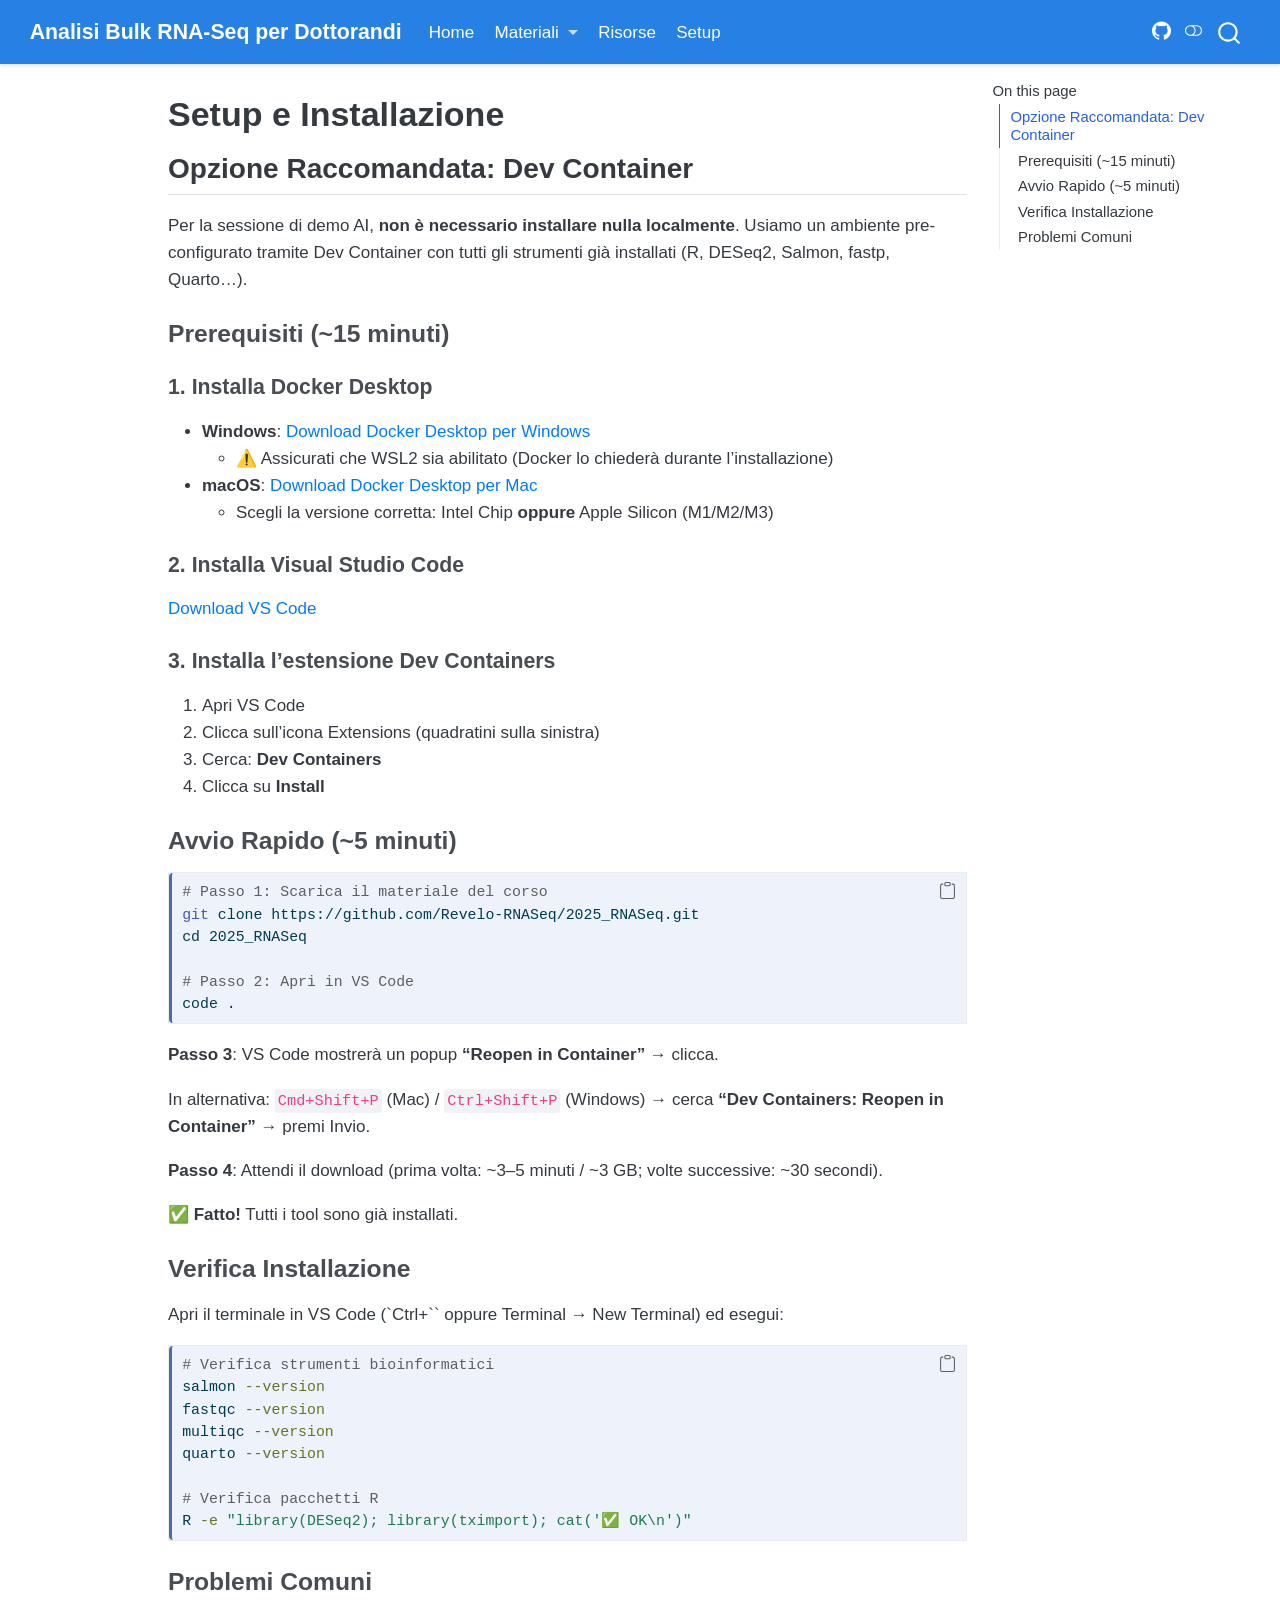
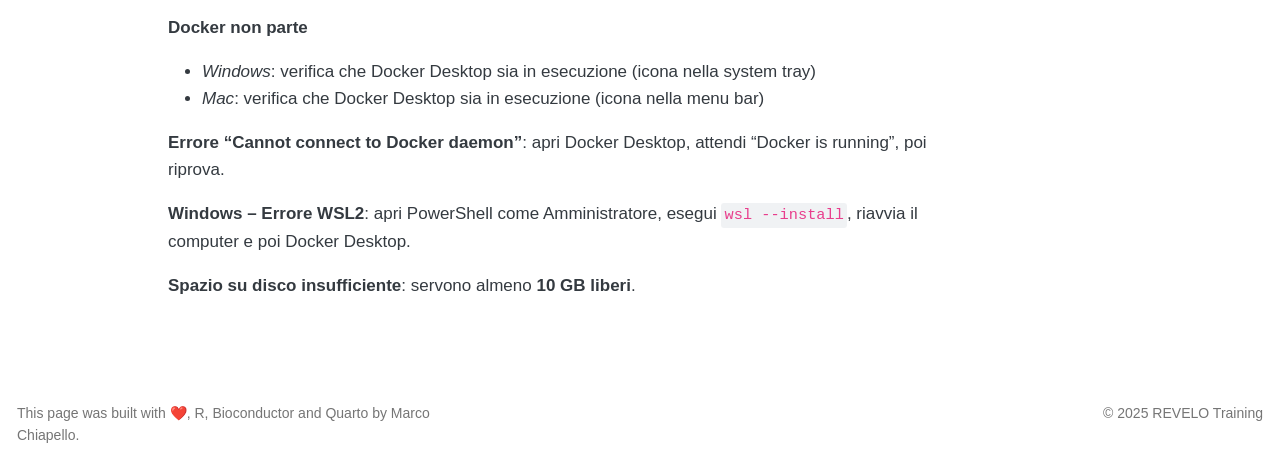
<file: RNASeq_Course_2025/docs/setup.html>
<!DOCTYPE html>
<html xmlns="http://www.w3.org/1999/xhtml" lang="en" xml:lang="en"><head>

<meta charset="utf-8">
<meta name="generator" content="quarto-1.8.27">

<meta name="viewport" content="width=device-width, initial-scale=1.0, user-scalable=yes">


<title>Setup e Installazione – Analisi Bulk RNA-Seq per Dottorandi</title>
<style>
code{white-space: pre-wrap;}
span.smallcaps{font-variant: small-caps;}
div.columns{display: flex; gap: min(4vw, 1.5em);}
div.column{flex: auto; overflow-x: auto;}
div.hanging-indent{margin-left: 1.5em; text-indent: -1.5em;}
ul.task-list{list-style: none;}
ul.task-list li input[type="checkbox"] {
  width: 0.8em;
  margin: 0 0.8em 0.2em -1em; /* quarto-specific, see https://github.com/quarto-dev/quarto-cli/issues/4556 */ 
  vertical-align: middle;
}
/* CSS for syntax highlighting */
html { -webkit-text-size-adjust: 100%; }
pre > code.sourceCode { white-space: pre; position: relative; }
pre > code.sourceCode > span { display: inline-block; line-height: 1.25; }
pre > code.sourceCode > span:empty { height: 1.2em; }
.sourceCode { overflow: visible; }
code.sourceCode > span { color: inherit; text-decoration: inherit; }
div.sourceCode { margin: 1em 0; }
pre.sourceCode { margin: 0; }
@media screen {
div.sourceCode { overflow: auto; }
}
@media print {
pre > code.sourceCode { white-space: pre-wrap; }
pre > code.sourceCode > span { text-indent: -5em; padding-left: 5em; }
}
pre.numberSource code
  { counter-reset: source-line 0; }
pre.numberSource code > span
  { position: relative; left: -4em; counter-increment: source-line; }
pre.numberSource code > span > a:first-child::before
  { content: counter(source-line);
    position: relative; left: -1em; text-align: right; vertical-align: baseline;
    border: none; display: inline-block;
    -webkit-touch-callout: none; -webkit-user-select: none;
    -khtml-user-select: none; -moz-user-select: none;
    -ms-user-select: none; user-select: none;
    padding: 0 4px; width: 4em;
  }
pre.numberSource { margin-left: 3em;  padding-left: 4px; }
div.sourceCode
  {   }
@media screen {
pre > code.sourceCode > span > a:first-child::before { text-decoration: underline; }
}
</style>


<script src="site_libs/quarto-nav/quarto-nav.js"></script>
<script src="site_libs/quarto-nav/headroom.min.js"></script>
<script src="site_libs/clipboard/clipboard.min.js"></script>
<script src="site_libs/quarto-search/autocomplete.umd.js"></script>
<script src="site_libs/quarto-search/fuse.min.js"></script>
<script src="site_libs/quarto-search/quarto-search.js"></script>
<meta name="quarto:offset" content="./">
<script src="site_libs/quarto-html/quarto.js" type="module"></script>
<script src="site_libs/quarto-html/tabsets/tabsets.js" type="module"></script>
<script src="site_libs/quarto-html/axe/axe-check.js" type="module"></script>
<script src="site_libs/quarto-html/popper.min.js"></script>
<script src="site_libs/quarto-html/tippy.umd.min.js"></script>
<script src="site_libs/quarto-html/anchor.min.js"></script>
<link href="site_libs/quarto-html/tippy.css" rel="stylesheet">
<link href="site_libs/quarto-html/quarto-syntax-highlighting-ed96de9b727972fe78a7b5d16c58bf87.css" rel="stylesheet" class="quarto-color-scheme" id="quarto-text-highlighting-styles">
<link href="site_libs/quarto-html/quarto-syntax-highlighting-dark-4d9afe2b8d18ee9fa5d0d57b5ed4214d.css" rel="stylesheet" class="quarto-color-scheme quarto-color-alternate" id="quarto-text-highlighting-styles">
<link href="site_libs/quarto-html/quarto-syntax-highlighting-ed96de9b727972fe78a7b5d16c58bf87.css" rel="stylesheet" class="quarto-color-scheme-extra" id="quarto-text-highlighting-styles">
<script src="site_libs/bootstrap/bootstrap.min.js"></script>
<link href="site_libs/bootstrap/bootstrap-icons.css" rel="stylesheet">
<link href="site_libs/bootstrap/bootstrap-2a504c98ff87331e1512fcad2ebb3bdc.min.css" rel="stylesheet" append-hash="true" class="quarto-color-scheme" id="quarto-bootstrap" data-mode="light">
<link href="site_libs/bootstrap/bootstrap-dark-8fdd1941dec177787a4600817dfafe63.min.css" rel="stylesheet" append-hash="true" class="quarto-color-scheme quarto-color-alternate" id="quarto-bootstrap" data-mode="dark">
<link href="site_libs/bootstrap/bootstrap-2a504c98ff87331e1512fcad2ebb3bdc.min.css" rel="stylesheet" append-hash="true" class="quarto-color-scheme-extra" id="quarto-bootstrap" data-mode="light">
<script id="quarto-search-options" type="application/json">{
  "location": "navbar",
  "copy-button": false,
  "collapse-after": 3,
  "panel-placement": "end",
  "type": "overlay",
  "limit": 50,
  "keyboard-shortcut": [
    "f",
    "/",
    "s"
  ],
  "show-item-context": false,
  "language": {
    "search-no-results-text": "No results",
    "search-matching-documents-text": "matching documents",
    "search-copy-link-title": "Copy link to search",
    "search-hide-matches-text": "Hide additional matches",
    "search-more-match-text": "more match in this document",
    "search-more-matches-text": "more matches in this document",
    "search-clear-button-title": "Clear",
    "search-text-placeholder": "",
    "search-detached-cancel-button-title": "Cancel",
    "search-submit-button-title": "Submit",
    "search-label": "Search"
  }
}</script>


<link rel="stylesheet" href="styles.css">
</head>

<body class="nav-fixed quarto-light"><script id="quarto-html-before-body" type="application/javascript">
    const toggleBodyColorMode = (bsSheetEl) => {
      const mode = bsSheetEl.getAttribute("data-mode");
      const bodyEl = window.document.querySelector("body");
      if (mode === "dark") {
        bodyEl.classList.add("quarto-dark");
        bodyEl.classList.remove("quarto-light");
      } else {
        bodyEl.classList.add("quarto-light");
        bodyEl.classList.remove("quarto-dark");
      }
    }
    const toggleBodyColorPrimary = () => {
      const bsSheetEl = window.document.querySelector("link#quarto-bootstrap:not([rel=disabled-stylesheet])");
      if (bsSheetEl) {
        toggleBodyColorMode(bsSheetEl);
      }
    }
    const setColorSchemeToggle = (alternate) => {
      const toggles = window.document.querySelectorAll('.quarto-color-scheme-toggle');
      for (let i=0; i < toggles.length; i++) {
        const toggle = toggles[i];
        if (toggle) {
          if (alternate) {
            toggle.classList.add("alternate");
          } else {
            toggle.classList.remove("alternate");
          }
        }
      }
    };
    const toggleColorMode = (alternate) => {
      // Switch the stylesheets
      const primaryStylesheets = window.document.querySelectorAll('link.quarto-color-scheme:not(.quarto-color-alternate)');
      const alternateStylesheets = window.document.querySelectorAll('link.quarto-color-scheme.quarto-color-alternate');
      manageTransitions('#quarto-margin-sidebar .nav-link', false);
      if (alternate) {
        // note: dark is layered on light, we don't disable primary!
        enableStylesheet(alternateStylesheets);
        for (const sheetNode of alternateStylesheets) {
          if (sheetNode.id === "quarto-bootstrap") {
            toggleBodyColorMode(sheetNode);
          }
        }
      } else {
        disableStylesheet(alternateStylesheets);
        enableStylesheet(primaryStylesheets)
        toggleBodyColorPrimary();
      }
      manageTransitions('#quarto-margin-sidebar .nav-link', true);
      // Switch the toggles
      setColorSchemeToggle(alternate)
      // Hack to workaround the fact that safari doesn't
      // properly recolor the scrollbar when toggling (#1455)
      if (navigator.userAgent.indexOf('Safari') > 0 && navigator.userAgent.indexOf('Chrome') == -1) {
        manageTransitions("body", false);
        window.scrollTo(0, 1);
        setTimeout(() => {
          window.scrollTo(0, 0);
          manageTransitions("body", true);
        }, 40);
      }
    }
    const disableStylesheet = (stylesheets) => {
      for (let i=0; i < stylesheets.length; i++) {
        const stylesheet = stylesheets[i];
        stylesheet.rel = 'disabled-stylesheet';
      }
    }
    const enableStylesheet = (stylesheets) => {
      for (let i=0; i < stylesheets.length; i++) {
        const stylesheet = stylesheets[i];
        if(stylesheet.rel !== 'stylesheet') { // for Chrome, which will still FOUC without this check
          stylesheet.rel = 'stylesheet';
        }
      }
    }
    const manageTransitions = (selector, allowTransitions) => {
      const els = window.document.querySelectorAll(selector);
      for (let i=0; i < els.length; i++) {
        const el = els[i];
        if (allowTransitions) {
          el.classList.remove('notransition');
        } else {
          el.classList.add('notransition');
        }
      }
    }
    const isFileUrl = () => {
      return window.location.protocol === 'file:';
    }
    const hasAlternateSentinel = () => {
      let styleSentinel = getColorSchemeSentinel();
      if (styleSentinel !== null) {
        return styleSentinel === "alternate";
      } else {
        return false;
      }
    }
    const setStyleSentinel = (alternate) => {
      const value = alternate ? "alternate" : "default";
      if (!isFileUrl()) {
        window.localStorage.setItem("quarto-color-scheme", value);
      } else {
        localAlternateSentinel = value;
      }
    }
    const getColorSchemeSentinel = () => {
      if (!isFileUrl()) {
        const storageValue = window.localStorage.getItem("quarto-color-scheme");
        return storageValue != null ? storageValue : localAlternateSentinel;
      } else {
        return localAlternateSentinel;
      }
    }
    const toggleGiscusIfUsed = (isAlternate, darkModeDefault) => {
      const baseTheme = document.querySelector('#giscus-base-theme')?.value ?? 'light';
      const alternateTheme = document.querySelector('#giscus-alt-theme')?.value ?? 'dark';
      let newTheme = '';
      if(authorPrefersDark) {
        newTheme = isAlternate ? baseTheme : alternateTheme;
      } else {
        newTheme = isAlternate ? alternateTheme : baseTheme;
      }
      const changeGiscusTheme = () => {
        // From: https://github.com/giscus/giscus/issues/336
        const sendMessage = (message) => {
          const iframe = document.querySelector('iframe.giscus-frame');
          if (!iframe) return;
          iframe.contentWindow.postMessage({ giscus: message }, 'https://giscus.app');
        }
        sendMessage({
          setConfig: {
            theme: newTheme
          }
        });
      }
      const isGiscussLoaded = window.document.querySelector('iframe.giscus-frame') !== null;
      if (isGiscussLoaded) {
        changeGiscusTheme();
      }
    };
    const authorPrefersDark = false;
    const darkModeDefault = authorPrefersDark;
      document.querySelector('link#quarto-text-highlighting-styles.quarto-color-scheme-extra').rel = 'disabled-stylesheet';
      document.querySelector('link#quarto-bootstrap.quarto-color-scheme-extra').rel = 'disabled-stylesheet';
    let localAlternateSentinel = darkModeDefault ? 'alternate' : 'default';
    // Dark / light mode switch
    window.quartoToggleColorScheme = () => {
      // Read the current dark / light value
      let toAlternate = !hasAlternateSentinel();
      toggleColorMode(toAlternate);
      setStyleSentinel(toAlternate);
      toggleGiscusIfUsed(toAlternate, darkModeDefault);
      window.dispatchEvent(new Event('resize'));
    };
    // Switch to dark mode if need be
    if (hasAlternateSentinel()) {
      toggleColorMode(true);
    } else {
      toggleColorMode(false);
    }
  </script>

<div id="quarto-search-results"></div>
  <header id="quarto-header" class="headroom fixed-top">
    <nav class="navbar navbar-expand-lg " data-bs-theme="dark">
      <div class="navbar-container container-fluid">
      <div class="navbar-brand-container mx-auto">
    <a class="navbar-brand" href="./index.html">
    <span class="navbar-title">Analisi Bulk RNA-Seq per Dottorandi</span>
    </a>
  </div>
            <div id="quarto-search" class="" title="Search"></div>
          <button class="navbar-toggler" type="button" data-bs-toggle="collapse" data-bs-target="#navbarCollapse" aria-controls="navbarCollapse" role="menu" aria-expanded="false" aria-label="Toggle navigation" onclick="if (window.quartoToggleHeadroom) { window.quartoToggleHeadroom(); }">
  <span class="navbar-toggler-icon"></span>
</button>
          <div class="collapse navbar-collapse" id="navbarCollapse">
            <ul class="navbar-nav navbar-nav-scroll me-auto">
  <li class="nav-item">
    <a class="nav-link" href="./index.html"> 
<span class="menu-text">Home</span></a>
  </li>  
  <li class="nav-item dropdown ">
    <a class="nav-link dropdown-toggle" href="#" id="nav-menu-materiali" role="link" data-bs-toggle="dropdown" aria-expanded="false">
 <span class="menu-text">Materiali</span>
    </a>
    <ul class="dropdown-menu" aria-labelledby="nav-menu-materiali">    
        <li class="dropdown-header">—Giorno 1: Sequenziamento &amp; Pipeline—</li>
        <li>
    <a class="dropdown-item" href="./materials/01_introduzione.html">
 <span class="dropdown-text">Introduzione al Corso</span></a>
  </li>  
        <li>
    <a class="dropdown-item" href="./materials/02_basi_biologiche.html">
 <span class="dropdown-text">Basi Biologiche RNA-Seq</span></a>
  </li>  
        <li>
    <a class="dropdown-item" href="./materials/03_pipeline_nfcore.html">
 <span class="dropdown-text">Pipeline nf-core/rnaseq</span></a>
  </li>  
        <li class="dropdown-header">—Giorno 2: Analisi in R—</li>
        <li>
    <a class="dropdown-item" href="https://revelo-rnaseq.github.io/2024_RNASeq_book/">
 <span class="dropdown-text">Analisi in R (Import, DESeq2, Visualizzazione)</span></a>
  </li>  
        <li>
    <a class="dropdown-item" href="./materials/04_setup_R.html">
 <span class="dropdown-text">Setup R e Tools</span></a>
  </li>  
        <li>
    <a class="dropdown-item" href="./materials/08_demo_prompts.html">
 <span class="dropdown-text">Demo AI-Prompts</span></a>
  </li>  
    </ul>
  </li>
  <li class="nav-item">
    <a class="nav-link" href="./resources.html"> 
<span class="menu-text">Risorse</span></a>
  </li>  
  <li class="nav-item">
    <a class="nav-link active" href="./setup.html" aria-current="page"> 
<span class="menu-text">Setup</span></a>
  </li>  
</ul>
            <ul class="navbar-nav navbar-nav-scroll ms-auto">
  <li class="nav-item compact">
    <a class="nav-link" href="https://github.com/Revelo-RNASeq/2025_RNASeq"> <i class="bi bi-github" role="img">
</i> 
<span class="menu-text"></span></a>
  </li>  
</ul>
          </div> <!-- /navcollapse -->
            <div class="quarto-navbar-tools">
  <a href="" class="quarto-color-scheme-toggle quarto-navigation-tool  px-1" onclick="window.quartoToggleColorScheme(); return false;" title="Toggle dark mode"><i class="bi"></i></a>
</div>
      </div> <!-- /container-fluid -->
    </nav>
</header>
<!-- content -->
<div id="quarto-content" class="quarto-container page-columns page-rows-contents page-layout-article page-navbar">
<!-- sidebar -->
<!-- margin-sidebar -->
    <div id="quarto-margin-sidebar" class="sidebar margin-sidebar">
        <nav id="TOC" role="doc-toc" class="toc-active">
    <h2 id="toc-title">On this page</h2>
   
  <ul>
  <li><a href="#opzione-raccomandata-dev-container" id="toc-opzione-raccomandata-dev-container" class="nav-link active" data-scroll-target="#opzione-raccomandata-dev-container">Opzione Raccomandata: Dev Container</a>
  <ul class="collapse">
  <li><a href="#prerequisiti-15-minuti" id="toc-prerequisiti-15-minuti" class="nav-link" data-scroll-target="#prerequisiti-15-minuti">Prerequisiti (~15 minuti)</a></li>
  <li><a href="#avvio-rapido-5-minuti" id="toc-avvio-rapido-5-minuti" class="nav-link" data-scroll-target="#avvio-rapido-5-minuti">Avvio Rapido (~5 minuti)</a></li>
  <li><a href="#verifica-installazione" id="toc-verifica-installazione" class="nav-link" data-scroll-target="#verifica-installazione">Verifica Installazione</a></li>
  <li><a href="#problemi-comuni" id="toc-problemi-comuni" class="nav-link" data-scroll-target="#problemi-comuni">Problemi Comuni</a></li>
  </ul></li>
  </ul>
</nav>
    </div>
<!-- main -->
<main class="content" id="quarto-document-content">


<header id="title-block-header" class="quarto-title-block default">
<div class="quarto-title">
<h1 class="title">Setup e Installazione</h1>
</div>



<div class="quarto-title-meta">

    
  
    
  </div>
  


</header>


<section id="opzione-raccomandata-dev-container" class="level2">
<h2 class="anchored" data-anchor-id="opzione-raccomandata-dev-container">Opzione Raccomandata: Dev Container</h2>
<p>Per la sessione di demo AI, <strong>non è necessario installare nulla localmente</strong>. Usiamo un ambiente pre-configurato tramite Dev Container con tutti gli strumenti già installati (R, DESeq2, Salmon, fastp, Quarto…).</p>
<section id="prerequisiti-15-minuti" class="level3">
<h3 class="anchored" data-anchor-id="prerequisiti-15-minuti">Prerequisiti (~15 minuti)</h3>
<section id="installa-docker-desktop" class="level4">
<h4 class="anchored" data-anchor-id="installa-docker-desktop">1. Installa Docker Desktop</h4>
<ul>
<li><strong>Windows</strong>: <a href="https://www.docker.com/products/docker-desktop">Download Docker Desktop per Windows</a>
<ul>
<li>⚠️ Assicurati che WSL2 sia abilitato (Docker lo chiederà durante l’installazione)</li>
</ul></li>
<li><strong>macOS</strong>: <a href="https://www.docker.com/products/docker-desktop">Download Docker Desktop per Mac</a>
<ul>
<li>Scegli la versione corretta: Intel Chip <strong>oppure</strong> Apple Silicon (M1/M2/M3)</li>
</ul></li>
</ul>
</section>
<section id="installa-visual-studio-code" class="level4">
<h4 class="anchored" data-anchor-id="installa-visual-studio-code">2. Installa Visual Studio Code</h4>
<p><a href="https://code.visualstudio.com/">Download VS Code</a></p>
</section>
<section id="installa-lestensione-dev-containers" class="level4">
<h4 class="anchored" data-anchor-id="installa-lestensione-dev-containers">3. Installa l’estensione Dev Containers</h4>
<ol type="1">
<li>Apri VS Code</li>
<li>Clicca sull’icona Extensions (quadratini sulla sinistra)</li>
<li>Cerca: <strong>Dev Containers</strong></li>
<li>Clicca su <strong>Install</strong></li>
</ol>
</section>
</section>
<section id="avvio-rapido-5-minuti" class="level3">
<h3 class="anchored" data-anchor-id="avvio-rapido-5-minuti">Avvio Rapido (~5 minuti)</h3>
<div class="code-copy-outer-scaffold"><div class="sourceCode" id="cb1"><pre class="sourceCode bash code-with-copy"><code class="sourceCode bash"><span id="cb1-1"><a href="#cb1-1" aria-hidden="true" tabindex="-1"></a><span class="co"># Passo 1: Scarica il materiale del corso</span></span>
<span id="cb1-2"><a href="#cb1-2" aria-hidden="true" tabindex="-1"></a><span class="fu">git</span> clone https://github.com/Revelo-RNASeq/2025_RNASeq.git</span>
<span id="cb1-3"><a href="#cb1-3" aria-hidden="true" tabindex="-1"></a><span class="bu">cd</span> 2025_RNASeq</span>
<span id="cb1-4"><a href="#cb1-4" aria-hidden="true" tabindex="-1"></a></span>
<span id="cb1-5"><a href="#cb1-5" aria-hidden="true" tabindex="-1"></a><span class="co"># Passo 2: Apri in VS Code</span></span>
<span id="cb1-6"><a href="#cb1-6" aria-hidden="true" tabindex="-1"></a><span class="ex">code</span> .</span></code></pre></div><button title="Copy to Clipboard" class="code-copy-button"><i class="bi"></i></button></div>
<p><strong>Passo 3</strong>: VS Code mostrerà un popup <strong>“Reopen in Container”</strong> → clicca.</p>
<p>In alternativa: <code>Cmd+Shift+P</code> (Mac) / <code>Ctrl+Shift+P</code> (Windows) → cerca <strong>“Dev Containers: Reopen in Container”</strong> → premi Invio.</p>
<p><strong>Passo 4</strong>: Attendi il download (prima volta: ~3–5 minuti / ~3 GB; volte successive: ~30 secondi).</p>
<p>✅ <strong>Fatto!</strong> Tutti i tool sono già installati.</p>
</section>
<section id="verifica-installazione" class="level3">
<h3 class="anchored" data-anchor-id="verifica-installazione">Verifica Installazione</h3>
<p>Apri il terminale in VS Code (`Ctrl+`` oppure Terminal → New Terminal) ed esegui:</p>
<div class="code-copy-outer-scaffold"><div class="sourceCode" id="cb2"><pre class="sourceCode bash code-with-copy"><code class="sourceCode bash"><span id="cb2-1"><a href="#cb2-1" aria-hidden="true" tabindex="-1"></a><span class="co"># Verifica strumenti bioinformatici</span></span>
<span id="cb2-2"><a href="#cb2-2" aria-hidden="true" tabindex="-1"></a><span class="ex">salmon</span> <span class="at">--version</span></span>
<span id="cb2-3"><a href="#cb2-3" aria-hidden="true" tabindex="-1"></a><span class="ex">fastqc</span> <span class="at">--version</span></span>
<span id="cb2-4"><a href="#cb2-4" aria-hidden="true" tabindex="-1"></a><span class="ex">multiqc</span> <span class="at">--version</span></span>
<span id="cb2-5"><a href="#cb2-5" aria-hidden="true" tabindex="-1"></a><span class="ex">quarto</span> <span class="at">--version</span></span>
<span id="cb2-6"><a href="#cb2-6" aria-hidden="true" tabindex="-1"></a></span>
<span id="cb2-7"><a href="#cb2-7" aria-hidden="true" tabindex="-1"></a><span class="co"># Verifica pacchetti R</span></span>
<span id="cb2-8"><a href="#cb2-8" aria-hidden="true" tabindex="-1"></a><span class="ex">R</span> <span class="at">-e</span> <span class="st">"library(DESeq2); library(tximport); cat('✅ OK\n')"</span></span></code></pre></div><button title="Copy to Clipboard" class="code-copy-button"><i class="bi"></i></button></div>
</section>
<section id="problemi-comuni" class="level3">
<h3 class="anchored" data-anchor-id="problemi-comuni">Problemi Comuni</h3>
<p><strong>Docker non parte</strong></p>
<ul>
<li><em>Windows</em>: verifica che Docker Desktop sia in esecuzione (icona nella system tray)</li>
<li><em>Mac</em>: verifica che Docker Desktop sia in esecuzione (icona nella menu bar)</li>
</ul>
<p><strong>Errore “Cannot connect to Docker daemon”</strong>: apri Docker Desktop, attendi “Docker is running”, poi riprova.</p>
<p><strong>Windows – Errore WSL2</strong>: apri PowerShell come Amministratore, esegui <code>wsl --install</code>, riavvia il computer e poi Docker Desktop.</p>
<p><strong>Spazio su disco insufficiente</strong>: servono almeno <strong>10 GB liberi</strong>.</p>


</section>
</section>

</main> <!-- /main -->
<script id="quarto-html-after-body" type="application/javascript">
  window.document.addEventListener("DOMContentLoaded", function (event) {
    // Ensure there is a toggle, if there isn't float one in the top right
    if (window.document.querySelector('.quarto-color-scheme-toggle') === null) {
      const a = window.document.createElement('a');
      a.classList.add('top-right');
      a.classList.add('quarto-color-scheme-toggle');
      a.href = "";
      a.onclick = function() { try { window.quartoToggleColorScheme(); } catch {} return false; };
      const i = window.document.createElement("i");
      i.classList.add('bi');
      a.appendChild(i);
      window.document.body.appendChild(a);
    }
    setColorSchemeToggle(hasAlternateSentinel())
    const icon = "";
    const anchorJS = new window.AnchorJS();
    anchorJS.options = {
      placement: 'right',
      icon: icon
    };
    anchorJS.add('.anchored');
    const isCodeAnnotation = (el) => {
      for (const clz of el.classList) {
        if (clz.startsWith('code-annotation-')) {                     
          return true;
        }
      }
      return false;
    }
    const onCopySuccess = function(e) {
      // button target
      const button = e.trigger;
      // don't keep focus
      button.blur();
      // flash "checked"
      button.classList.add('code-copy-button-checked');
      var currentTitle = button.getAttribute("title");
      button.setAttribute("title", "Copied!");
      let tooltip;
      if (window.bootstrap) {
        button.setAttribute("data-bs-toggle", "tooltip");
        button.setAttribute("data-bs-placement", "left");
        button.setAttribute("data-bs-title", "Copied!");
        tooltip = new bootstrap.Tooltip(button, 
          { trigger: "manual", 
            customClass: "code-copy-button-tooltip",
            offset: [0, -8]});
        tooltip.show();    
      }
      setTimeout(function() {
        if (tooltip) {
          tooltip.hide();
          button.removeAttribute("data-bs-title");
          button.removeAttribute("data-bs-toggle");
          button.removeAttribute("data-bs-placement");
        }
        button.setAttribute("title", currentTitle);
        button.classList.remove('code-copy-button-checked');
      }, 1000);
      // clear code selection
      e.clearSelection();
    }
    const getTextToCopy = function(trigger) {
      const outerScaffold = trigger.parentElement.cloneNode(true);
      const codeEl = outerScaffold.querySelector('code');
      for (const childEl of codeEl.children) {
        if (isCodeAnnotation(childEl)) {
          childEl.remove();
        }
      }
      return codeEl.innerText;
    }
    const clipboard = new window.ClipboardJS('.code-copy-button:not([data-in-quarto-modal])', {
      text: getTextToCopy
    });
    clipboard.on('success', onCopySuccess);
    if (window.document.getElementById('quarto-embedded-source-code-modal')) {
      const clipboardModal = new window.ClipboardJS('.code-copy-button[data-in-quarto-modal]', {
        text: getTextToCopy,
        container: window.document.getElementById('quarto-embedded-source-code-modal')
      });
      clipboardModal.on('success', onCopySuccess);
    }
      var localhostRegex = new RegExp(/^(?:http|https):\/\/localhost\:?[0-9]*\//);
      var mailtoRegex = new RegExp(/^mailto:/);
        var filterRegex = new RegExp('/' + window.location.host + '/');
      var isInternal = (href) => {
          return filterRegex.test(href) || localhostRegex.test(href) || mailtoRegex.test(href);
      }
      // Inspect non-navigation links and adorn them if external
     var links = window.document.querySelectorAll('a[href]:not(.nav-link):not(.navbar-brand):not(.toc-action):not(.sidebar-link):not(.sidebar-item-toggle):not(.pagination-link):not(.no-external):not([aria-hidden]):not(.dropdown-item):not(.quarto-navigation-tool):not(.about-link)');
      for (var i=0; i<links.length; i++) {
        const link = links[i];
        if (!isInternal(link.href)) {
          // undo the damage that might have been done by quarto-nav.js in the case of
          // links that we want to consider external
          if (link.dataset.originalHref !== undefined) {
            link.href = link.dataset.originalHref;
          }
        }
      }
    function tippyHover(el, contentFn, onTriggerFn, onUntriggerFn) {
      const config = {
        allowHTML: true,
        maxWidth: 500,
        delay: 100,
        arrow: false,
        appendTo: function(el) {
            return el.parentElement;
        },
        interactive: true,
        interactiveBorder: 10,
        theme: 'quarto',
        placement: 'bottom-start',
      };
      if (contentFn) {
        config.content = contentFn;
      }
      if (onTriggerFn) {
        config.onTrigger = onTriggerFn;
      }
      if (onUntriggerFn) {
        config.onUntrigger = onUntriggerFn;
      }
      window.tippy(el, config); 
    }
    const noterefs = window.document.querySelectorAll('a[role="doc-noteref"]');
    for (var i=0; i<noterefs.length; i++) {
      const ref = noterefs[i];
      tippyHover(ref, function() {
        // use id or data attribute instead here
        let href = ref.getAttribute('data-footnote-href') || ref.getAttribute('href');
        try { href = new URL(href).hash; } catch {}
        const id = href.replace(/^#\/?/, "");
        const note = window.document.getElementById(id);
        if (note) {
          return note.innerHTML;
        } else {
          return "";
        }
      });
    }
    const xrefs = window.document.querySelectorAll('a.quarto-xref');
    const processXRef = (id, note) => {
      // Strip column container classes
      const stripColumnClz = (el) => {
        el.classList.remove("page-full", "page-columns");
        if (el.children) {
          for (const child of el.children) {
            stripColumnClz(child);
          }
        }
      }
      stripColumnClz(note)
      if (id === null || id.startsWith('sec-')) {
        // Special case sections, only their first couple elements
        const container = document.createElement("div");
        if (note.children && note.children.length > 2) {
          container.appendChild(note.children[0].cloneNode(true));
          for (let i = 1; i < note.children.length; i++) {
            const child = note.children[i];
            if (child.tagName === "P" && child.innerText === "") {
              continue;
            } else {
              container.appendChild(child.cloneNode(true));
              break;
            }
          }
          if (window.Quarto?.typesetMath) {
            window.Quarto.typesetMath(container);
          }
          return container.innerHTML
        } else {
          if (window.Quarto?.typesetMath) {
            window.Quarto.typesetMath(note);
          }
          return note.innerHTML;
        }
      } else {
        // Remove any anchor links if they are present
        const anchorLink = note.querySelector('a.anchorjs-link');
        if (anchorLink) {
          anchorLink.remove();
        }
        if (window.Quarto?.typesetMath) {
          window.Quarto.typesetMath(note);
        }
        if (note.classList.contains("callout")) {
          return note.outerHTML;
        } else {
          return note.innerHTML;
        }
      }
    }
    for (var i=0; i<xrefs.length; i++) {
      const xref = xrefs[i];
      tippyHover(xref, undefined, function(instance) {
        instance.disable();
        let url = xref.getAttribute('href');
        let hash = undefined; 
        if (url.startsWith('#')) {
          hash = url;
        } else {
          try { hash = new URL(url).hash; } catch {}
        }
        if (hash) {
          const id = hash.replace(/^#\/?/, "");
          const note = window.document.getElementById(id);
          if (note !== null) {
            try {
              const html = processXRef(id, note.cloneNode(true));
              instance.setContent(html);
            } finally {
              instance.enable();
              instance.show();
            }
          } else {
            // See if we can fetch this
            fetch(url.split('#')[0])
            .then(res => res.text())
            .then(html => {
              const parser = new DOMParser();
              const htmlDoc = parser.parseFromString(html, "text/html");
              const note = htmlDoc.getElementById(id);
              if (note !== null) {
                const html = processXRef(id, note);
                instance.setContent(html);
              } 
            }).finally(() => {
              instance.enable();
              instance.show();
            });
          }
        } else {
          // See if we can fetch a full url (with no hash to target)
          // This is a special case and we should probably do some content thinning / targeting
          fetch(url)
          .then(res => res.text())
          .then(html => {
            const parser = new DOMParser();
            const htmlDoc = parser.parseFromString(html, "text/html");
            const note = htmlDoc.querySelector('main.content');
            if (note !== null) {
              // This should only happen for chapter cross references
              // (since there is no id in the URL)
              // remove the first header
              if (note.children.length > 0 && note.children[0].tagName === "HEADER") {
                note.children[0].remove();
              }
              const html = processXRef(null, note);
              instance.setContent(html);
            } 
          }).finally(() => {
            instance.enable();
            instance.show();
          });
        }
      }, function(instance) {
      });
    }
        let selectedAnnoteEl;
        const selectorForAnnotation = ( cell, annotation) => {
          let cellAttr = 'data-code-cell="' + cell + '"';
          let lineAttr = 'data-code-annotation="' +  annotation + '"';
          const selector = 'span[' + cellAttr + '][' + lineAttr + ']';
          return selector;
        }
        const selectCodeLines = (annoteEl) => {
          const doc = window.document;
          const targetCell = annoteEl.getAttribute("data-target-cell");
          const targetAnnotation = annoteEl.getAttribute("data-target-annotation");
          const annoteSpan = window.document.querySelector(selectorForAnnotation(targetCell, targetAnnotation));
          const lines = annoteSpan.getAttribute("data-code-lines").split(",");
          const lineIds = lines.map((line) => {
            return targetCell + "-" + line;
          })
          let top = null;
          let height = null;
          let parent = null;
          if (lineIds.length > 0) {
              //compute the position of the single el (top and bottom and make a div)
              const el = window.document.getElementById(lineIds[0]);
              top = el.offsetTop;
              height = el.offsetHeight;
              parent = el.parentElement.parentElement;
            if (lineIds.length > 1) {
              const lastEl = window.document.getElementById(lineIds[lineIds.length - 1]);
              const bottom = lastEl.offsetTop + lastEl.offsetHeight;
              height = bottom - top;
            }
            if (top !== null && height !== null && parent !== null) {
              // cook up a div (if necessary) and position it 
              let div = window.document.getElementById("code-annotation-line-highlight");
              if (div === null) {
                div = window.document.createElement("div");
                div.setAttribute("id", "code-annotation-line-highlight");
                div.style.position = 'absolute';
                parent.appendChild(div);
              }
              div.style.top = top - 2 + "px";
              div.style.height = height + 4 + "px";
              div.style.left = 0;
              let gutterDiv = window.document.getElementById("code-annotation-line-highlight-gutter");
              if (gutterDiv === null) {
                gutterDiv = window.document.createElement("div");
                gutterDiv.setAttribute("id", "code-annotation-line-highlight-gutter");
                gutterDiv.style.position = 'absolute';
                const codeCell = window.document.getElementById(targetCell);
                const gutter = codeCell.querySelector('.code-annotation-gutter');
                gutter.appendChild(gutterDiv);
              }
              gutterDiv.style.top = top - 2 + "px";
              gutterDiv.style.height = height + 4 + "px";
            }
            selectedAnnoteEl = annoteEl;
          }
        };
        const unselectCodeLines = () => {
          const elementsIds = ["code-annotation-line-highlight", "code-annotation-line-highlight-gutter"];
          elementsIds.forEach((elId) => {
            const div = window.document.getElementById(elId);
            if (div) {
              div.remove();
            }
          });
          selectedAnnoteEl = undefined;
        };
          // Handle positioning of the toggle
      window.addEventListener(
        "resize",
        throttle(() => {
          elRect = undefined;
          if (selectedAnnoteEl) {
            selectCodeLines(selectedAnnoteEl);
          }
        }, 10)
      );
      function throttle(fn, ms) {
      let throttle = false;
      let timer;
        return (...args) => {
          if(!throttle) { // first call gets through
              fn.apply(this, args);
              throttle = true;
          } else { // all the others get throttled
              if(timer) clearTimeout(timer); // cancel #2
              timer = setTimeout(() => {
                fn.apply(this, args);
                timer = throttle = false;
              }, ms);
          }
        };
      }
        // Attach click handler to the DT
        const annoteDls = window.document.querySelectorAll('dt[data-target-cell]');
        for (const annoteDlNode of annoteDls) {
          annoteDlNode.addEventListener('click', (event) => {
            const clickedEl = event.target;
            if (clickedEl !== selectedAnnoteEl) {
              unselectCodeLines();
              const activeEl = window.document.querySelector('dt[data-target-cell].code-annotation-active');
              if (activeEl) {
                activeEl.classList.remove('code-annotation-active');
              }
              selectCodeLines(clickedEl);
              clickedEl.classList.add('code-annotation-active');
            } else {
              // Unselect the line
              unselectCodeLines();
              clickedEl.classList.remove('code-annotation-active');
            }
          });
        }
    const findCites = (el) => {
      const parentEl = el.parentElement;
      if (parentEl) {
        const cites = parentEl.dataset.cites;
        if (cites) {
          return {
            el,
            cites: cites.split(' ')
          };
        } else {
          return findCites(el.parentElement)
        }
      } else {
        return undefined;
      }
    };
    var bibliorefs = window.document.querySelectorAll('a[role="doc-biblioref"]');
    for (var i=0; i<bibliorefs.length; i++) {
      const ref = bibliorefs[i];
      const citeInfo = findCites(ref);
      if (citeInfo) {
        tippyHover(citeInfo.el, function() {
          var popup = window.document.createElement('div');
          citeInfo.cites.forEach(function(cite) {
            var citeDiv = window.document.createElement('div');
            citeDiv.classList.add('hanging-indent');
            citeDiv.classList.add('csl-entry');
            var biblioDiv = window.document.getElementById('ref-' + cite);
            if (biblioDiv) {
              citeDiv.innerHTML = biblioDiv.innerHTML;
            }
            popup.appendChild(citeDiv);
          });
          return popup.innerHTML;
        });
      }
    }
  });
  </script>
</div> <!-- /content -->
<footer class="footer">
  <div class="nav-footer">
    <div class="nav-footer-left">
<p>This page was built with ❤️, <a href="https://cran.r-project.org/">R</a>, <a href="https://bioconductor.org/">Bioconductor</a> and <a href="https://quarto.org/">Quarto</a> by Marco Chiapello.</p>
</div>   
    <div class="nav-footer-center">
      &nbsp;
    </div>
    <div class="nav-footer-right">
<p>© 2025 REVELO Training</p>
</div>
  </div>
</footer>




</body></html>
</file>
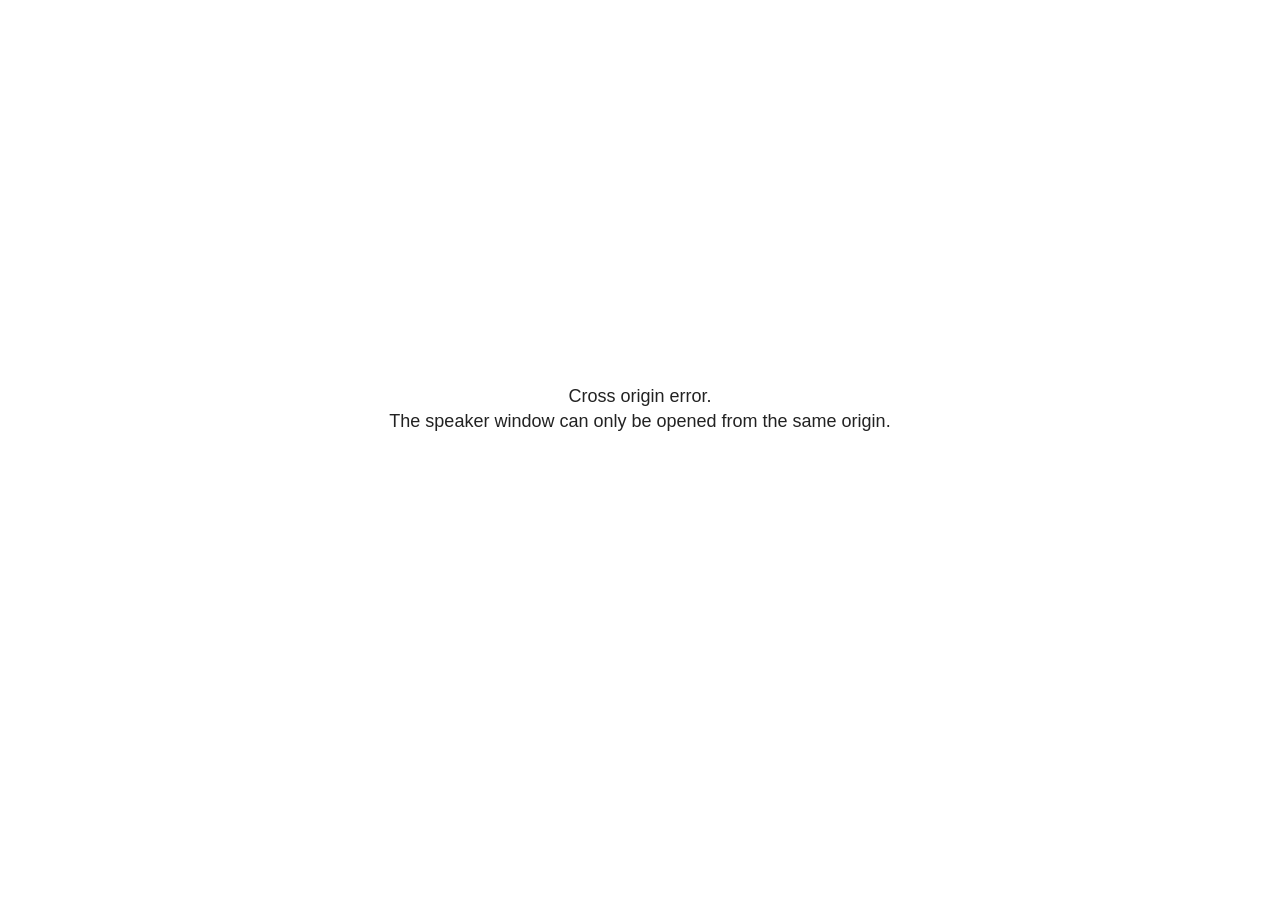
<file: RNASeq_Course_2025/site_libs/revealjs/plugin/notes/speaker-view.html>
<!--
	NOTE: You need to build the notes plugin after making changes to this file.
-->
<html lang="en">
	<head>
		<meta charset="utf-8">

		<title>reveal.js - Speaker View</title>

		<style>
			body {
				font-family: Helvetica;
				font-size: 18px;
			}

			#current-slide,
			#upcoming-slide,
			#speaker-controls {
				padding: 6px;
				box-sizing: border-box;
				-moz-box-sizing: border-box;
			}

			#current-slide iframe,
			#upcoming-slide iframe {
				width: 100%;
				height: 100%;
				border: 1px solid #ddd;
			}

			#current-slide .label,
			#upcoming-slide .label {
				position: absolute;
				top: 10px;
				left: 10px;
				z-index: 2;
			}

			#connection-status {
				position: absolute;
				top: 0;
				left: 0;
				width: 100%;
				height: 100%;
				z-index: 20;
				padding: 30% 20% 20% 20%;
				font-size: 18px;
				color: #222;
				background: #fff;
				text-align: center;
				box-sizing: border-box;
				line-height: 1.4;
			}

			.overlay-element {
				height: 34px;
				line-height: 34px;
				padding: 0 10px;
				text-shadow: none;
				background: rgba( 220, 220, 220, 0.8 );
				color: #222;
				font-size: 14px;
			}

			.overlay-element.interactive:hover {
				background: rgba( 220, 220, 220, 1 );
			}

			#current-slide {
				position: absolute;
				width: 60%;
				height: 100%;
				top: 0;
				left: 0;
				padding-right: 0;
			}

			#upcoming-slide {
				position: absolute;
				width: 40%;
				height: 40%;
				right: 0;
				top: 0;
			}

			/* Speaker controls */
			#speaker-controls {
				position: absolute;
				top: 40%;
				right: 0;
				width: 40%;
				height: 60%;
				overflow: auto;
				font-size: 18px;
			}

				.speaker-controls-time.hidden,
				.speaker-controls-notes.hidden {
					display: none;
				}

				.speaker-controls-time .label,
				.speaker-controls-pace .label,
				.speaker-controls-notes .label {
					text-transform: uppercase;
					font-weight: normal;
					font-size: 0.66em;
					color: #666;
					margin: 0;
				}

				.speaker-controls-time, .speaker-controls-pace {
					border-bottom: 1px solid rgba( 200, 200, 200, 0.5 );
					margin-bottom: 10px;
					padding: 10px 16px;
					padding-bottom: 20px;
					cursor: pointer;
				}

				.speaker-controls-time .reset-button {
					opacity: 0;
					float: right;
					color: #666;
					text-decoration: none;
				}
				.speaker-controls-time:hover .reset-button {
					opacity: 1;
				}

				.speaker-controls-time .timer,
				.speaker-controls-time .clock {
					width: 50%;
				}

				.speaker-controls-time .timer,
				.speaker-controls-time .clock,
				.speaker-controls-time .pacing .hours-value,
				.speaker-controls-time .pacing .minutes-value,
				.speaker-controls-time .pacing .seconds-value {
					font-size: 1.9em;
				}

				.speaker-controls-time .timer {
					float: left;
				}

				.speaker-controls-time .clock {
					float: right;
					text-align: right;
				}

				.speaker-controls-time span.mute {
					opacity: 0.3;
				}

				.speaker-controls-time .pacing-title {
					margin-top: 5px;
				}

				.speaker-controls-time .pacing.ahead {
					color: blue;
				}

				.speaker-controls-time .pacing.on-track {
					color: green;
				}

				.speaker-controls-time .pacing.behind {
					color: red;
				}

				.speaker-controls-notes {
					padding: 10px 16px;
				}

				.speaker-controls-notes .value {
					margin-top: 5px;
					line-height: 1.4;
					font-size: 1.2em;
				}

			/* Layout selector */
			#speaker-layout {
				position: absolute;
				top: 10px;
				right: 10px;
				color: #222;
				z-index: 10;
			}
				#speaker-layout select {
					position: absolute;
					width: 100%;
					height: 100%;
					top: 0;
					left: 0;
					border: 0;
					box-shadow: 0;
					cursor: pointer;
					opacity: 0;

					font-size: 1em;
					background-color: transparent;

					-moz-appearance: none;
					-webkit-appearance: none;
					-webkit-tap-highlight-color: rgba(0, 0, 0, 0);
				}

				#speaker-layout select:focus {
					outline: none;
					box-shadow: none;
				}

			.clear {
				clear: both;
			}

			/* Speaker layout: Wide */
			body[data-speaker-layout="wide"] #current-slide,
			body[data-speaker-layout="wide"] #upcoming-slide {
				width: 50%;
				height: 45%;
				padding: 6px;
			}

			body[data-speaker-layout="wide"] #current-slide {
				top: 0;
				left: 0;
			}

			body[data-speaker-layout="wide"] #upcoming-slide {
				top: 0;
				left: 50%;
			}

			body[data-speaker-layout="wide"] #speaker-controls {
				top: 45%;
				left: 0;
				width: 100%;
				height: 50%;
				font-size: 1.25em;
			}

			/* Speaker layout: Tall */
			body[data-speaker-layout="tall"] #current-slide,
			body[data-speaker-layout="tall"] #upcoming-slide {
				width: 45%;
				height: 50%;
				padding: 6px;
			}

			body[data-speaker-layout="tall"] #current-slide {
				top: 0;
				left: 0;
			}

			body[data-speaker-layout="tall"] #upcoming-slide {
				top: 50%;
				left: 0;
			}

			body[data-speaker-layout="tall"] #speaker-controls {
				padding-top: 40px;
				top: 0;
				left: 45%;
				width: 55%;
				height: 100%;
				font-size: 1.25em;
			}

			/* Speaker layout: Notes only */
			body[data-speaker-layout="notes-only"] #current-slide,
			body[data-speaker-layout="notes-only"] #upcoming-slide {
				display: none;
			}

			body[data-speaker-layout="notes-only"] #speaker-controls {
				padding-top: 40px;
				top: 0;
				left: 0;
				width: 100%;
				height: 100%;
				font-size: 1.25em;
			}

			@media screen and (max-width: 1080px) {
				body[data-speaker-layout="default"] #speaker-controls {
					font-size: 16px;
				}
			}

			@media screen and (max-width: 900px) {
				body[data-speaker-layout="default"] #speaker-controls {
					font-size: 14px;
				}
			}

			@media screen and (max-width: 800px) {
				body[data-speaker-layout="default"] #speaker-controls {
					font-size: 12px;
				}
			}

		</style>
	</head>

	<body>

		<div id="connection-status">Loading speaker view...</div>

		<div id="current-slide"></div>
		<div id="upcoming-slide"><span class="overlay-element label">Upcoming</span></div>
		<div id="speaker-controls">
			<div class="speaker-controls-time">
				<h4 class="label">Time <span class="reset-button">Click to Reset</span></h4>
				<div class="clock">
					<span class="clock-value">0:00 AM</span>
				</div>
				<div class="timer">
					<span class="hours-value">00</span><span class="minutes-value">:00</span><span class="seconds-value">:00</span>
				</div>
				<div class="clear"></div>

				<h4 class="label pacing-title" style="display: none">Pacing – Time to finish current slide</h4>
				<div class="pacing" style="display: none">
					<span class="hours-value">00</span><span class="minutes-value">:00</span><span class="seconds-value">:00</span>
				</div>
			</div>

			<div class="speaker-controls-notes hidden">
				<h4 class="label">Notes</h4>
				<div class="value"></div>
			</div>
		</div>
		<div id="speaker-layout" class="overlay-element interactive">
			<span class="speaker-layout-label"></span>
			<select class="speaker-layout-dropdown"></select>
		</div>

		<script>

			(function() {

				var notes,
					notesValue,
					currentState,
					currentSlide,
					upcomingSlide,
					layoutLabel,
					layoutDropdown,
					pendingCalls = {},
					lastRevealApiCallId = 0,
					connected = false

				var connectionStatus = document.querySelector( '#connection-status' );

				var SPEAKER_LAYOUTS = {
					'default': 'Default',
					'wide': 'Wide',
					'tall': 'Tall',
					'notes-only': 'Notes only'
				};

				setupLayout();

				let openerOrigin;

				try {
					openerOrigin = window.opener.location.origin;
				}
				catch ( error ) { console.warn( error ) }

				// In order to prevent XSS, the speaker view will only run if its
				// opener has the same origin as itself
				if( window.location.origin !== openerOrigin ) {
					connectionStatus.innerHTML = 'Cross origin error.<br>The speaker window can only be opened from the same origin.';
					return;
				}

				var connectionTimeout = setTimeout( function() {
					connectionStatus.innerHTML = 'Error connecting to main window.<br>Please try closing and reopening the speaker view.';
				}, 5000 );

				window.addEventListener( 'message', function( event ) {

					// Validate the origin of all messages to avoid parsing messages
					// that aren't meant for us. Ignore when running off file:// so
					// that the speaker view continues to work without a web server.
					if( window.location.origin !== event.origin && window.location.origin !== 'file://' ) {
						return
					}

					clearTimeout( connectionTimeout );
					connectionStatus.style.display = 'none';

					var data = JSON.parse( event.data );

					// The overview mode is only useful to the reveal.js instance
					// where navigation occurs so we don't sync it
					if( data.state ) delete data.state.overview;

					// Messages sent by the notes plugin inside of the main window
					if( data && data.namespace === 'reveal-notes' ) {
						if( data.type === 'connect' ) {
							handleConnectMessage( data );
						}
						else if( data.type === 'state' ) {
							handleStateMessage( data );
						}
						else if( data.type === 'return' ) {
							pendingCalls[data.callId](data.result);
							delete pendingCalls[data.callId];
						}
					}
					// Messages sent by the reveal.js inside of the current slide preview
					else if( data && data.namespace === 'reveal' ) {
						if( /ready/.test( data.eventName ) ) {
							// Send a message back to notify that the handshake is complete
							window.opener.postMessage( JSON.stringify({ namespace: 'reveal-notes', type: 'connected'} ), '*' );
						}
						else if( /slidechanged|fragmentshown|fragmenthidden|paused|resumed/.test( data.eventName ) && currentState !== JSON.stringify( data.state ) ) {

							dispatchStateToMainWindow( data.state );

						}
					}

				} );

				/**
				 * Updates the presentation in the main window to match the state
				 * of the presentation in the notes window.
				 */
				const dispatchStateToMainWindow = debounce(( state ) => {
					window.opener.postMessage( JSON.stringify({ method: 'setState', args: [ state ]} ), '*' );
				}, 500);

				/**
				 * Asynchronously calls the Reveal.js API of the main frame.
				 */
				function callRevealApi( methodName, methodArguments, callback ) {

					var callId = ++lastRevealApiCallId;
					pendingCalls[callId] = callback;
					window.opener.postMessage( JSON.stringify( {
						namespace: 'reveal-notes',
						type: 'call',
						callId: callId,
						methodName: methodName,
						arguments: methodArguments
					} ), '*' );

				}

				/**
				 * Called when the main window is trying to establish a
				 * connection.
				 */
				function handleConnectMessage( data ) {

					if( connected === false ) {
						connected = true;

						setupIframes( data );
						setupKeyboard();
						setupNotes();
						setupTimer();
						setupHeartbeat();
					}

				}

				/**
				 * Called when the main window sends an updated state.
				 */
				function handleStateMessage( data ) {

					// Store the most recently set state to avoid circular loops
					// applying the same state
					currentState = JSON.stringify( data.state );

					// No need for updating the notes in case of fragment changes
					if ( data.notes ) {
						notes.classList.remove( 'hidden' );
						notesValue.style.whiteSpace = data.whitespace;
						if( data.markdown ) {
							notesValue.innerHTML = marked( data.notes );
						}
						else {
							notesValue.innerHTML = data.notes;
						}
					}
					else {
						notes.classList.add( 'hidden' );
					}

					// Update the note slides
					currentSlide.contentWindow.postMessage( JSON.stringify({ method: 'setState', args: [ data.state ] }), '*' );
					upcomingSlide.contentWindow.postMessage( JSON.stringify({ method: 'setState', args: [ data.state ] }), '*' );
					upcomingSlide.contentWindow.postMessage( JSON.stringify({ method: 'next' }), '*' );

				}

				// Limit to max one state update per X ms
				handleStateMessage = debounce( handleStateMessage, 200 );

				/**
				 * Forward keyboard events to the current slide window.
				 * This enables keyboard events to work even if focus
				 * isn't set on the current slide iframe.
				 *
				 * Block F5 default handling, it reloads and disconnects
				 * the speaker notes window.
				 */
				function setupKeyboard() {

					document.addEventListener( 'keydown', function( event ) {
						if( event.keyCode === 116 || ( event.metaKey && event.keyCode === 82 ) ) {
							event.preventDefault();
							return false;
						}
						currentSlide.contentWindow.postMessage( JSON.stringify({ method: 'triggerKey', args: [ event.keyCode ] }), '*' );
					} );

				}

				/**
				 * Creates the preview iframes.
				 */
				function setupIframes( data ) {

					var params = [
						'receiver',
						'progress=false',
						'history=false',
						'transition=none',
						'autoSlide=0',
						'backgroundTransition=none'
					].join( '&' );

					var urlSeparator = /\?/.test(data.url) ? '&' : '?';
					var hash = '#/' + data.state.indexh + '/' + data.state.indexv;
					var currentURL = data.url + urlSeparator + params + '&scrollActivationWidth=false&postMessageEvents=true' + hash;
					var upcomingURL = data.url + urlSeparator + params + '&scrollActivationWidth=false&controls=false' + hash;

					currentSlide = document.createElement( 'iframe' );
					currentSlide.setAttribute( 'width', 1280 );
					currentSlide.setAttribute( 'height', 1024 );
					currentSlide.setAttribute( 'src', currentURL );
					document.querySelector( '#current-slide' ).appendChild( currentSlide );

					upcomingSlide = document.createElement( 'iframe' );
					upcomingSlide.setAttribute( 'width', 640 );
					upcomingSlide.setAttribute( 'height', 512 );
					upcomingSlide.setAttribute( 'src', upcomingURL );
					document.querySelector( '#upcoming-slide' ).appendChild( upcomingSlide );

				}

				/**
				 * Setup the notes UI.
				 */
				function setupNotes() {

					notes = document.querySelector( '.speaker-controls-notes' );
					notesValue = document.querySelector( '.speaker-controls-notes .value' );

				}

				/**
				 * We send out a heartbeat at all times to ensure we can
				 * reconnect with the main presentation window after reloads.
				 */
				function setupHeartbeat() {

					setInterval( () => {
						window.opener.postMessage( JSON.stringify({ namespace: 'reveal-notes', type: 'heartbeat'} ), '*' );
					}, 1000 );

				}

				function getTimings( callback ) {

					callRevealApi( 'getSlidesAttributes', [], function ( slideAttributes ) {
						callRevealApi( 'getConfig', [], function ( config ) {
							var totalTime = config.totalTime;
							var minTimePerSlide = config.minimumTimePerSlide || 0;
							var defaultTiming = config.defaultTiming;
							if ((defaultTiming == null) && (totalTime == null)) {
								callback(null);
								return;
							}
							// Setting totalTime overrides defaultTiming
							if (totalTime) {
								defaultTiming = 0;
							}
							var timings = [];
							for ( var i in slideAttributes ) {
								var slide = slideAttributes[ i ];
								var timing = defaultTiming;
								if( slide.hasOwnProperty( 'data-timing' )) {
									var t = slide[ 'data-timing' ];
									timing = parseInt(t);
									if( isNaN(timing) ) {
										console.warn("Could not parse timing '" + t + "' of slide " + i + "; using default of " + defaultTiming);
										timing = defaultTiming;
									}
								}
								timings.push(timing);
							}
							if ( totalTime ) {
								// After we've allocated time to individual slides, we summarize it and
								// subtract it from the total time
								var remainingTime = totalTime - timings.reduce( function(a, b) { return a + b; }, 0 );
								// The remaining time is divided by the number of slides that have 0 seconds
								// allocated at the moment, giving the average time-per-slide on the remaining slides
								var remainingSlides = (timings.filter( function(x) { return x == 0 }) ).length
								var timePerSlide = Math.round( remainingTime / remainingSlides, 0 )
								// And now we replace every zero-value timing with that average
								timings = timings.map( function(x) { return (x==0 ? timePerSlide : x) } );
							}
							var slidesUnderMinimum = timings.filter( function(x) { return (x < minTimePerSlide) } ).length
							if ( slidesUnderMinimum ) {
								message = "The pacing time for " + slidesUnderMinimum + " slide(s) is under the configured minimum of " + minTimePerSlide + " seconds. Check the data-timing attribute on individual slides, or consider increasing the totalTime or minimumTimePerSlide configuration options (or removing some slides).";
								alert(message);
							}
							callback( timings );
						} );
					} );

				}

				/**
				 * Return the number of seconds allocated for presenting
				 * all slides up to and including this one.
				 */
				function getTimeAllocated( timings, callback ) {

					callRevealApi( 'getSlidePastCount', [], function ( currentSlide ) {
						var allocated = 0;
						for (var i in timings.slice(0, currentSlide + 1)) {
							allocated += timings[i];
						}
						callback( allocated );
					} );

				}

				/**
				 * Create the timer and clock and start updating them
				 * at an interval.
				 */
				function setupTimer() {

					var start = new Date(),
					timeEl = document.querySelector( '.speaker-controls-time' ),
					clockEl = timeEl.querySelector( '.clock-value' ),
					hoursEl = timeEl.querySelector( '.hours-value' ),
					minutesEl = timeEl.querySelector( '.minutes-value' ),
					secondsEl = timeEl.querySelector( '.seconds-value' ),
					pacingTitleEl = timeEl.querySelector( '.pacing-title' ),
					pacingEl = timeEl.querySelector( '.pacing' ),
					pacingHoursEl = pacingEl.querySelector( '.hours-value' ),
					pacingMinutesEl = pacingEl.querySelector( '.minutes-value' ),
					pacingSecondsEl = pacingEl.querySelector( '.seconds-value' );

					var timings = null;
					getTimings( function ( _timings ) {

						timings = _timings;
						if (_timings !== null) {
							pacingTitleEl.style.removeProperty('display');
							pacingEl.style.removeProperty('display');
						}

						// Update once directly
						_updateTimer();

						// Then update every second
						setInterval( _updateTimer, 1000 );

					} );


					function _resetTimer() {

						if (timings == null) {
							start = new Date();
							_updateTimer();
						}
						else {
							// Reset timer to beginning of current slide
							getTimeAllocated( timings, function ( slideEndTimingSeconds ) {
								var slideEndTiming = slideEndTimingSeconds * 1000;
								callRevealApi( 'getSlidePastCount', [], function ( currentSlide ) {
									var currentSlideTiming = timings[currentSlide] * 1000;
									var previousSlidesTiming = slideEndTiming - currentSlideTiming;
									var now = new Date();
									start = new Date(now.getTime() - previousSlidesTiming);
									_updateTimer();
								} );
							} );
						}

					}

					timeEl.addEventListener( 'click', function() {
						_resetTimer();
						return false;
					} );

					function _displayTime( hrEl, minEl, secEl, time) {

						var sign = Math.sign(time) == -1 ? "-" : "";
						time = Math.abs(Math.round(time / 1000));
						var seconds = time % 60;
						var minutes = Math.floor( time / 60 ) % 60 ;
						var hours = Math.floor( time / ( 60 * 60 )) ;
						hrEl.innerHTML = sign + zeroPadInteger( hours );
						if (hours == 0) {
							hrEl.classList.add( 'mute' );
						}
						else {
							hrEl.classList.remove( 'mute' );
						}
						minEl.innerHTML = ':' + zeroPadInteger( minutes );
						if (hours == 0 && minutes == 0) {
							minEl.classList.add( 'mute' );
						}
						else {
							minEl.classList.remove( 'mute' );
						}
						secEl.innerHTML = ':' + zeroPadInteger( seconds );
					}

					function _updateTimer() {

						var diff, hours, minutes, seconds,
						now = new Date();

						diff = now.getTime() - start.getTime();

						clockEl.innerHTML = now.toLocaleTimeString( 'en-US', { hour12: true, hour: '2-digit', minute:'2-digit' } );
						_displayTime( hoursEl, minutesEl, secondsEl, diff );
						if (timings !== null) {
							_updatePacing(diff);
						}

					}

					function _updatePacing(diff) {

						getTimeAllocated( timings, function ( slideEndTimingSeconds ) {
							var slideEndTiming = slideEndTimingSeconds * 1000;

							callRevealApi( 'getSlidePastCount', [], function ( currentSlide ) {
								var currentSlideTiming = timings[currentSlide] * 1000;
								var timeLeftCurrentSlide = slideEndTiming - diff;
								if (timeLeftCurrentSlide < 0) {
									pacingEl.className = 'pacing behind';
								}
								else if (timeLeftCurrentSlide < currentSlideTiming) {
									pacingEl.className = 'pacing on-track';
								}
								else {
									pacingEl.className = 'pacing ahead';
								}
								_displayTime( pacingHoursEl, pacingMinutesEl, pacingSecondsEl, timeLeftCurrentSlide );
							} );
						} );
					}

				}

				/**
				 * Sets up the speaker view layout and layout selector.
				 */
				function setupLayout() {

					layoutDropdown = document.querySelector( '.speaker-layout-dropdown' );
					layoutLabel = document.querySelector( '.speaker-layout-label' );

					// Render the list of available layouts
					for( var id in SPEAKER_LAYOUTS ) {
						var option = document.createElement( 'option' );
						option.setAttribute( 'value', id );
						option.textContent = SPEAKER_LAYOUTS[ id ];
						layoutDropdown.appendChild( option );
					}

					// Monitor the dropdown for changes
					layoutDropdown.addEventListener( 'change', function( event ) {

						setLayout( layoutDropdown.value );

					}, false );

					// Restore any currently persisted layout
					setLayout( getLayout() );

				}

				/**
				 * Sets a new speaker view layout. The layout is persisted
				 * in local storage.
				 */
				function setLayout( value ) {

					var title = SPEAKER_LAYOUTS[ value ];

					layoutLabel.innerHTML = 'Layout' + ( title ? ( ': ' + title ) : '' );
					layoutDropdown.value = value;

					document.body.setAttribute( 'data-speaker-layout', value );

					// Persist locally
					if( supportsLocalStorage() ) {
						window.localStorage.setItem( 'reveal-speaker-layout', value );
					}

				}

				/**
				 * Returns the ID of the most recently set speaker layout
				 * or our default layout if none has been set.
				 */
				function getLayout() {

					if( supportsLocalStorage() ) {
						var layout = window.localStorage.getItem( 'reveal-speaker-layout' );
						if( layout ) {
							return layout;
						}
					}

					// Default to the first record in the layouts hash
					for( var id in SPEAKER_LAYOUTS ) {
						return id;
					}

				}

				function supportsLocalStorage() {

					try {
						localStorage.setItem('test', 'test');
						localStorage.removeItem('test');
						return true;
					}
					catch( e ) {
						return false;
					}

				}

				function zeroPadInteger( num ) {

					var str = '00' + parseInt( num );
					return str.substring( str.length - 2 );

				}

				/**
				 * Limits the frequency at which a function can be called.
				 */
				function debounce( fn, ms ) {

					var lastTime = 0,
						timeout;

					return function() {

						var args = arguments;
						var context = this;

						clearTimeout( timeout );

						var timeSinceLastCall = Date.now() - lastTime;
						if( timeSinceLastCall > ms ) {
							fn.apply( context, args );
							lastTime = Date.now();
						}
						else {
							timeout = setTimeout( function() {
								fn.apply( context, args );
								lastTime = Date.now();
							}, ms - timeSinceLastCall );
						}

					}

				}

			})();

		</script>
	</body>
</html>
</file>
<file: RNASeq_Course_2025/site_libs/quarto-html/tippy.css>
.tippy-box[data-animation=fade][data-state=hidden]{opacity:0}[data-tippy-root]{max-width:calc(100vw - 10px)}.tippy-box{position:relative;background-color:#333;color:#fff;border-radius:4px;font-size:14px;line-height:1.4;white-space:normal;outline:0;transition-property:transform,visibility,opacity}.tippy-box[data-placement^=top]>.tippy-arrow{bottom:0}.tippy-box[data-placement^=top]>.tippy-arrow:before{bottom:-7px;left:0;border-width:8px 8px 0;border-top-color:initial;transform-origin:center top}.tippy-box[data-placement^=bottom]>.tippy-arrow{top:0}.tippy-box[data-placement^=bottom]>.tippy-arrow:before{top:-7px;left:0;border-width:0 8px 8px;border-bottom-color:initial;transform-origin:center bottom}.tippy-box[data-placement^=left]>.tippy-arrow{right:0}.tippy-box[data-placement^=left]>.tippy-arrow:before{border-width:8px 0 8px 8px;border-left-color:initial;right:-7px;transform-origin:center left}.tippy-box[data-placement^=right]>.tippy-arrow{left:0}.tippy-box[data-placement^=right]>.tippy-arrow:before{left:-7px;border-width:8px 8px 8px 0;border-right-color:initial;transform-origin:center right}.tippy-box[data-inertia][data-state=visible]{transition-timing-function:cubic-bezier(.54,1.5,.38,1.11)}.tippy-arrow{width:16px;height:16px;color:#333}.tippy-arrow:before{content:"";position:absolute;border-color:transparent;border-style:solid}.tippy-content{position:relative;padding:5px 9px;z-index:1}
</file>
<file: RNASeq_Course_2025/site_libs/quarto-html/quarto-syntax-highlighting-ed96de9b727972fe78a7b5d16c58bf87.css>
/* quarto syntax highlight colors */
:root {
  --quarto-hl-ot-color: #003B4F;
  --quarto-hl-at-color: #657422;
  --quarto-hl-ss-color: #20794D;
  --quarto-hl-an-color: #5E5E5E;
  --quarto-hl-fu-color: #4758AB;
  --quarto-hl-st-color: #20794D;
  --quarto-hl-cf-color: #003B4F;
  --quarto-hl-op-color: #5E5E5E;
  --quarto-hl-er-color: #AD0000;
  --quarto-hl-bn-color: #AD0000;
  --quarto-hl-al-color: #AD0000;
  --quarto-hl-va-color: #111111;
  --quarto-hl-bu-color: inherit;
  --quarto-hl-ex-color: inherit;
  --quarto-hl-pp-color: #AD0000;
  --quarto-hl-in-color: #5E5E5E;
  --quarto-hl-vs-color: #20794D;
  --quarto-hl-wa-color: #5E5E5E;
  --quarto-hl-do-color: #5E5E5E;
  --quarto-hl-im-color: #00769E;
  --quarto-hl-ch-color: #20794D;
  --quarto-hl-dt-color: #AD0000;
  --quarto-hl-fl-color: #AD0000;
  --quarto-hl-co-color: #5E5E5E;
  --quarto-hl-cv-color: #5E5E5E;
  --quarto-hl-cn-color: #8f5902;
  --quarto-hl-sc-color: #5E5E5E;
  --quarto-hl-dv-color: #AD0000;
  --quarto-hl-kw-color: #003B4F;
}

/* other quarto variables */
:root {
  --quarto-font-monospace: SFMono-Regular, Menlo, Monaco, Consolas, "Liberation Mono", "Courier New", monospace;
}

/* syntax highlight based on Pandoc's rules */
pre > code.sourceCode > span {
  color: #003B4F;
}

code.sourceCode > span {
  color: #003B4F;
}

div.sourceCode,
div.sourceCode pre.sourceCode {
  color: #003B4F;
}

/* Normal */
code span {
  color: #003B4F;
}

/* Alert */
code span.al {
  color: #AD0000;
  font-style: inherit;
}

/* Annotation */
code span.an {
  color: #5E5E5E;
  font-style: inherit;
}

/* Attribute */
code span.at {
  color: #657422;
  font-style: inherit;
}

/* BaseN */
code span.bn {
  color: #AD0000;
  font-style: inherit;
}

/* BuiltIn */
code span.bu {
  font-style: inherit;
}

/* ControlFlow */
code span.cf {
  color: #003B4F;
  font-weight: bold;
  font-style: inherit;
}

/* Char */
code span.ch {
  color: #20794D;
  font-style: inherit;
}

/* Constant */
code span.cn {
  color: #8f5902;
  font-style: inherit;
}

/* Comment */
code span.co {
  color: #5E5E5E;
  font-style: inherit;
}

/* CommentVar */
code span.cv {
  color: #5E5E5E;
  font-style: italic;
}

/* Documentation */
code span.do {
  color: #5E5E5E;
  font-style: italic;
}

/* DataType */
code span.dt {
  color: #AD0000;
  font-style: inherit;
}

/* DecVal */
code span.dv {
  color: #AD0000;
  font-style: inherit;
}

/* Error */
code span.er {
  color: #AD0000;
  font-style: inherit;
}

/* Extension */
code span.ex {
  font-style: inherit;
}

/* Float */
code span.fl {
  color: #AD0000;
  font-style: inherit;
}

/* Function */
code span.fu {
  color: #4758AB;
  font-style: inherit;
}

/* Import */
code span.im {
  color: #00769E;
  font-style: inherit;
}

/* Information */
code span.in {
  color: #5E5E5E;
  font-style: inherit;
}

/* Keyword */
code span.kw {
  color: #003B4F;
  font-weight: bold;
  font-style: inherit;
}

/* Operator */
code span.op {
  color: #5E5E5E;
  font-style: inherit;
}

/* Other */
code span.ot {
  color: #003B4F;
  font-style: inherit;
}

/* Preprocessor */
code span.pp {
  color: #AD0000;
  font-style: inherit;
}

/* SpecialChar */
code span.sc {
  color: #5E5E5E;
  font-style: inherit;
}

/* SpecialString */
code span.ss {
  color: #20794D;
  font-style: inherit;
}

/* String */
code span.st {
  color: #20794D;
  font-style: inherit;
}

/* Variable */
code span.va {
  color: #111111;
  font-style: inherit;
}

/* VerbatimString */
code span.vs {
  color: #20794D;
  font-style: inherit;
}

/* Warning */
code span.wa {
  color: #5E5E5E;
  font-style: italic;
}

.prevent-inlining {
  content: "</";
}

/*# sourceMappingURL=0920dd6d7437995b8cdf7429764427b1.css.map */
</file>
<file: RNASeq_Course_2025/site_libs/quarto-html/quarto-syntax-highlighting-dark-4d9afe2b8d18ee9fa5d0d57b5ed4214d.css>
/* quarto syntax highlight colors */
:root {
  --quarto-hl-al-color: #f07178;
  --quarto-hl-an-color: #d4d0ab;
  --quarto-hl-at-color: #00e0e0;
  --quarto-hl-bn-color: #d4d0ab;
  --quarto-hl-bu-color: #abe338;
  --quarto-hl-ch-color: #abe338;
  --quarto-hl-co-color: #f8f8f2;
  --quarto-hl-cv-color: #ffd700;
  --quarto-hl-cn-color: #ffd700;
  --quarto-hl-cf-color: #ffa07a;
  --quarto-hl-dt-color: #ffa07a;
  --quarto-hl-dv-color: #d4d0ab;
  --quarto-hl-do-color: #f8f8f2;
  --quarto-hl-er-color: #f07178;
  --quarto-hl-ex-color: #00e0e0;
  --quarto-hl-fl-color: #d4d0ab;
  --quarto-hl-fu-color: #ffa07a;
  --quarto-hl-im-color: #abe338;
  --quarto-hl-in-color: #d4d0ab;
  --quarto-hl-kw-color: #ffa07a;
  --quarto-hl-op-color: #ffa07a;
  --quarto-hl-ot-color: #00e0e0;
  --quarto-hl-pp-color: #dcc6e0;
  --quarto-hl-re-color: #00e0e0;
  --quarto-hl-sc-color: #abe338;
  --quarto-hl-ss-color: #abe338;
  --quarto-hl-st-color: #abe338;
  --quarto-hl-va-color: #00e0e0;
  --quarto-hl-vs-color: #abe338;
  --quarto-hl-wa-color: #dcc6e0;
}

/* other quarto variables */
:root {
  --quarto-font-monospace: SFMono-Regular, Menlo, Monaco, Consolas, "Liberation Mono", "Courier New", monospace;
}

/* syntax highlight based on Pandoc's rules */
pre > code.sourceCode > span {
  color: #f8f8f2;
}

code.sourceCode > span {
  color: #f8f8f2;
}

div.sourceCode,
div.sourceCode pre.sourceCode {
  color: #f8f8f2;
}

/* Normal */
code span {
  color: #f8f8f2;
}

/* Alert */
code span.al {
  color: #f07178;
}

/* Annotation */
code span.an {
  color: #d4d0ab;
}

/* Attribute */
code span.at {
  color: #00e0e0;
}

/* BaseN */
code span.bn {
  color: #d4d0ab;
}

/* BuiltIn */
code span.bu {
  color: #abe338;
}

/* ControlFlow */
code span.cf {
  font-weight: bold;
  color: #ffa07a;
}

/* Char */
code span.ch {
  color: #abe338;
}

/* Constant */
code span.cn {
  color: #ffd700;
}

/* Comment */
code span.co {
  font-style: italic;
  color: #f8f8f2;
}

/* CommentVar */
code span.cv {
  color: #ffd700;
}

/* Documentation */
code span.do {
  color: #f8f8f2;
}

/* DataType */
code span.dt {
  color: #ffa07a;
}

/* DecVal */
code span.dv {
  color: #d4d0ab;
}

/* Error */
code span.er {
  color: #f07178;
  text-decoration: underline;
}

/* Extension */
code span.ex {
  font-weight: bold;
  color: #00e0e0;
}

/* Float */
code span.fl {
  color: #d4d0ab;
}

/* Function */
code span.fu {
  color: #ffa07a;
}

/* Import */
code span.im {
  color: #abe338;
}

/* Information */
code span.in {
  color: #d4d0ab;
}

/* Keyword */
code span.kw {
  font-weight: bold;
  color: #ffa07a;
}

/* Operator */
code span.op {
  color: #ffa07a;
}

/* Other */
code span.ot {
  color: #00e0e0;
}

/* Preprocessor */
code span.pp {
  color: #dcc6e0;
}

/* RegionMarker */
code span.re {
  background-color: #f8f8f2;
  color: #00e0e0;
}

/* SpecialChar */
code span.sc {
  color: #abe338;
}

/* SpecialString */
code span.ss {
  color: #abe338;
}

/* String */
code span.st {
  color: #abe338;
}

/* Variable */
code span.va {
  color: #00e0e0;
}

/* VerbatimString */
code span.vs {
  color: #abe338;
}

/* Warning */
code span.wa {
  color: #dcc6e0;
}

.prevent-inlining {
  content: "</";
}

/*# sourceMappingURL=86edf53ecdff796acf02dbceed379426.css.map */
</file>
<file: RNASeq_Course_2025/styles.css>
/* Custom CSS for RNA-Seq Analysis Course Website */

/* Typography */
body {
  font-family: -apple-system, BlinkMacSystemFont, "Segoe UI", Roboto, "Helvetica Neue", Arial, sans-serif;
  line-height: 1.6;
}

h1, h2, h3, h4, h5, h6 {
  font-weight: 600;
  margin-top: 1.5rem;
  margin-bottom: 1rem;
}

/* Code blocks */
pre {
  background-color: #f8f9fa;
  border: 1px solid #dee2e6;
  border-radius: 4px;
  padding: 1rem;
  overflow-x: auto;
}

/* Inline code only — does not affect code inside pre blocks */
:not(pre) > code {
  color: #e83e8c;
  background-color: #f8f9fa;
  padding: 0.2rem 0.4rem;
  border-radius: 3px;
  font-size: 0.9em;
}

/* Bash/Shell commands styling */
pre.bash,
pre.shell {
  background-color: #edf2fb;
  border-left: 3px solid #4a6fa5;
}

/* R code specific styling */
pre.r {
  background-color: #f0f7fb;
  border-left: 3px solid #276fbf;
}

/* Tables */
table {
  border-collapse: collapse;
  width: 100%;
  margin: 1.5rem 0;
}

table th {
  background-color: #276fbf;
  color: white;
  padding: 0.75rem;
  text-align: left;
  font-weight: 600;
}

table td {
  padding: 0.75rem;
  border-bottom: 1px solid #dee2e6;
}

table tr:hover {
  background-color: #f8f9fa;
}

/* Bioinformatics-specific table styling */
.gene-table th:nth-child(1),
.gene-table th:nth-child(2) {
  background-color: #28a745;
}

/* Callout boxes */
.callout {
  padding: 1rem;
  margin: 1.5rem 0;
  border-left: 4px solid #007bff;
  background-color: #f8f9fa;
  border-radius: 4px;
}

.callout-note {
  border-left-color: #17a2b8;
  background-color: #e7f7fc;
}

.callout-tip {
  border-left-color: #28a745;
  background-color: #e8f5e9;
}

.callout-warning {
  border-left-color: #ffc107;
  background-color: #fff8e1;
}

.callout-important {
  border-left-color: #dc3545;
  background-color: #fdecea;
}

/* AI Prompt boxes - special styling for demo prompts */
.callout-tip.ai-prompt {
  border-left-color: #6c5ce7;
  background-color: #f3f0ff;
  border-left-width: 6px;
}

.callout-tip.ai-prompt::before {
  content: "🤖 ";
  font-size: 1.2em;
}

/* Navigation */
.navbar {
  box-shadow: 0 2px 4px rgba(0,0,0,0.1);
}

.navbar-brand {
  font-weight: 700;
  font-size: 1.25rem;
}

/* Footer */
.page-footer {
  margin-top: 3rem;
  padding-top: 2rem;
  border-top: 1px solid #dee2e6;
  font-size: 0.9rem;
  color: #6c757d;
}

/* Details/Summary for collapsible content */
details {
  margin: 1.5rem 0;
  padding: 1rem;
  border: 1px solid #dee2e6;
  border-radius: 4px;
  background-color: #f8f9fa;
}

summary {
  font-weight: 600;
  cursor: pointer;
  padding: 0.5rem;
  margin: -1rem -1rem 0 -1rem;
  background-color: #e9ecef;
  border-radius: 4px 4px 0 0;
  user-select: none;
}

summary:hover {
  background-color: #dee2e6;
}

details[open] summary {
  margin-bottom: 1rem;
}

/* QC metrics badges */
.qc-pass {
  display: inline-block;
  padding: 0.25rem 0.5rem;
  background-color: #28a745;
  color: white;
  border-radius: 3px;
  font-size: 0.85em;
  font-weight: 600;
}

.qc-warn {
  display: inline-block;
  padding: 0.25rem 0.5rem;
  background-color: #ffc107;
  color: #000;
  border-radius: 3px;
  font-size: 0.85em;
  font-weight: 600;
}

.qc-fail {
  display: inline-block;
  padding: 0.25rem 0.5rem;
  background-color: #dc3545;
  color: white;
  border-radius: 3px;
  font-size: 0.85em;
  font-weight: 600;
}

/* Buttons and links */
a {
  color: #007bff;
  text-decoration: none;
}

a:hover {
  color: #0056b3;
  text-decoration: underline;
}

.btn {
  display: inline-block;
  padding: 0.5rem 1rem;
  border-radius: 4px;
  text-decoration: none;
  transition: all 0.2s;
}

.btn-primary {
  background-color: #007bff;
  color: white;
}

.btn-primary:hover {
  background-color: #0056b3;
  text-decoration: none;
}

/* Emoji and icons */
.icon {
  display: inline-block;
  width: 1.2em;
  height: 1.2em;
  vertical-align: middle;
}

/* Images */
img {
  max-width: 100%;
  height: auto;
  display: block;
  margin: 1.5rem auto;
  border-radius: 4px;
}

/* Pipeline flowchart specific */
.pipeline-step {
  background-color: #f0f7fb;
  border: 2px solid #276fbf;
  border-radius: 8px;
  padding: 1rem;
  margin: 0.5rem 0;
}

.pipeline-step h4 {
  margin-top: 0;
  color: #276fbf;
}

/* Gene expression heatmap color legend */
.expression-high {
  color: #d32f2f;
  font-weight: 600;
}

.expression-low {
  color: #1976d2;
  font-weight: 600;
}

/* Checklist styling */
ul.task-list {
  list-style: none;
  padding-left: 0;
}

ul.task-list li {
  padding-left: 1.5rem;
  position: relative;
}

ul.task-list li::before {
  content: "☐";
  position: absolute;
  left: 0;
  font-size: 1.2em;
}

ul.task-list li.checked::before {
  content: "☑";
  color: #28a745;
}

/* Software version badges */
.version-badge {
  display: inline-block;
  padding: 0.2rem 0.5rem;
  background-color: #6c757d;
  color: white;
  border-radius: 10px;
  font-size: 0.8em;
  font-family: monospace;
}

/* Command line examples */
.terminal {
  background-color: #2d2d2d;
  color: #f8f8f2;
  padding: 1rem;
  border-radius: 4px;
  font-family: "Courier New", Courier, monospace;
  overflow-x: auto;
}

.terminal::before {
  content: "$ ";
  color: #50fa7b;
  font-weight: bold;
}

/* Statistics formulas */
.formula {
  background-color: #fff9e6;
  border-left: 3px solid #ffc107;
  padding: 1rem;
  margin: 1rem 0;
  font-family: "Times New Roman", Times, serif;
}

/* Glossary terms */
.glossary-term {
  font-weight: 600;
  color: #276fbf;
  border-bottom: 1px dotted #276fbf;
  cursor: help;
}

/* Responsive adjustments */
@media (max-width: 768px) {
  body {
    font-size: 0.95rem;
  }
  
  h1 {
    font-size: 1.75rem;
  }
  
  h2 {
    font-size: 1.5rem;
  }
  
  table {
    font-size: 0.9rem;
  }
  
  .pipeline-step {
    padding: 0.75rem;
  }
}

/* Print styles */
@media print {
  .navbar,
  .page-footer {
    display: none;
  }
  
  pre {
    border: 1px solid #000;
    page-break-inside: avoid;
  }
  
  .callout {
    page-break-inside: avoid;
  }
}

/* Dark mode adjustments */
@media (prefers-color-scheme: dark) {
  .callout-note {
    background-color: #1a3a4a;
  }
  
  .callout-tip {
    background-color: #1a3a2a;
  }
  
  .callout-warning {
    background-color: #3a3a1a;
  }
  
  .callout-important {
    background-color: #3a1a1a;
  }
}
</file>
<file: RNASeq_Course_2025/docs/site_libs/quarto-html/tippy.css>
.tippy-box[data-animation=fade][data-state=hidden]{opacity:0}[data-tippy-root]{max-width:calc(100vw - 10px)}.tippy-box{position:relative;background-color:#333;color:#fff;border-radius:4px;font-size:14px;line-height:1.4;white-space:normal;outline:0;transition-property:transform,visibility,opacity}.tippy-box[data-placement^=top]>.tippy-arrow{bottom:0}.tippy-box[data-placement^=top]>.tippy-arrow:before{bottom:-7px;left:0;border-width:8px 8px 0;border-top-color:initial;transform-origin:center top}.tippy-box[data-placement^=bottom]>.tippy-arrow{top:0}.tippy-box[data-placement^=bottom]>.tippy-arrow:before{top:-7px;left:0;border-width:0 8px 8px;border-bottom-color:initial;transform-origin:center bottom}.tippy-box[data-placement^=left]>.tippy-arrow{right:0}.tippy-box[data-placement^=left]>.tippy-arrow:before{border-width:8px 0 8px 8px;border-left-color:initial;right:-7px;transform-origin:center left}.tippy-box[data-placement^=right]>.tippy-arrow{left:0}.tippy-box[data-placement^=right]>.tippy-arrow:before{left:-7px;border-width:8px 8px 8px 0;border-right-color:initial;transform-origin:center right}.tippy-box[data-inertia][data-state=visible]{transition-timing-function:cubic-bezier(.54,1.5,.38,1.11)}.tippy-arrow{width:16px;height:16px;color:#333}.tippy-arrow:before{content:"";position:absolute;border-color:transparent;border-style:solid}.tippy-content{position:relative;padding:5px 9px;z-index:1}
</file>
<file: RNASeq_Course_2025/docs/site_libs/quarto-html/quarto-syntax-highlighting-ed96de9b727972fe78a7b5d16c58bf87.css>
/* quarto syntax highlight colors */
:root {
  --quarto-hl-ot-color: #003B4F;
  --quarto-hl-at-color: #657422;
  --quarto-hl-ss-color: #20794D;
  --quarto-hl-an-color: #5E5E5E;
  --quarto-hl-fu-color: #4758AB;
  --quarto-hl-st-color: #20794D;
  --quarto-hl-cf-color: #003B4F;
  --quarto-hl-op-color: #5E5E5E;
  --quarto-hl-er-color: #AD0000;
  --quarto-hl-bn-color: #AD0000;
  --quarto-hl-al-color: #AD0000;
  --quarto-hl-va-color: #111111;
  --quarto-hl-bu-color: inherit;
  --quarto-hl-ex-color: inherit;
  --quarto-hl-pp-color: #AD0000;
  --quarto-hl-in-color: #5E5E5E;
  --quarto-hl-vs-color: #20794D;
  --quarto-hl-wa-color: #5E5E5E;
  --quarto-hl-do-color: #5E5E5E;
  --quarto-hl-im-color: #00769E;
  --quarto-hl-ch-color: #20794D;
  --quarto-hl-dt-color: #AD0000;
  --quarto-hl-fl-color: #AD0000;
  --quarto-hl-co-color: #5E5E5E;
  --quarto-hl-cv-color: #5E5E5E;
  --quarto-hl-cn-color: #8f5902;
  --quarto-hl-sc-color: #5E5E5E;
  --quarto-hl-dv-color: #AD0000;
  --quarto-hl-kw-color: #003B4F;
}

/* other quarto variables */
:root {
  --quarto-font-monospace: SFMono-Regular, Menlo, Monaco, Consolas, "Liberation Mono", "Courier New", monospace;
}

/* syntax highlight based on Pandoc's rules */
pre > code.sourceCode > span {
  color: #003B4F;
}

code.sourceCode > span {
  color: #003B4F;
}

div.sourceCode,
div.sourceCode pre.sourceCode {
  color: #003B4F;
}

/* Normal */
code span {
  color: #003B4F;
}

/* Alert */
code span.al {
  color: #AD0000;
  font-style: inherit;
}

/* Annotation */
code span.an {
  color: #5E5E5E;
  font-style: inherit;
}

/* Attribute */
code span.at {
  color: #657422;
  font-style: inherit;
}

/* BaseN */
code span.bn {
  color: #AD0000;
  font-style: inherit;
}

/* BuiltIn */
code span.bu {
  font-style: inherit;
}

/* ControlFlow */
code span.cf {
  color: #003B4F;
  font-weight: bold;
  font-style: inherit;
}

/* Char */
code span.ch {
  color: #20794D;
  font-style: inherit;
}

/* Constant */
code span.cn {
  color: #8f5902;
  font-style: inherit;
}

/* Comment */
code span.co {
  color: #5E5E5E;
  font-style: inherit;
}

/* CommentVar */
code span.cv {
  color: #5E5E5E;
  font-style: italic;
}

/* Documentation */
code span.do {
  color: #5E5E5E;
  font-style: italic;
}

/* DataType */
code span.dt {
  color: #AD0000;
  font-style: inherit;
}

/* DecVal */
code span.dv {
  color: #AD0000;
  font-style: inherit;
}

/* Error */
code span.er {
  color: #AD0000;
  font-style: inherit;
}

/* Extension */
code span.ex {
  font-style: inherit;
}

/* Float */
code span.fl {
  color: #AD0000;
  font-style: inherit;
}

/* Function */
code span.fu {
  color: #4758AB;
  font-style: inherit;
}

/* Import */
code span.im {
  color: #00769E;
  font-style: inherit;
}

/* Information */
code span.in {
  color: #5E5E5E;
  font-style: inherit;
}

/* Keyword */
code span.kw {
  color: #003B4F;
  font-weight: bold;
  font-style: inherit;
}

/* Operator */
code span.op {
  color: #5E5E5E;
  font-style: inherit;
}

/* Other */
code span.ot {
  color: #003B4F;
  font-style: inherit;
}

/* Preprocessor */
code span.pp {
  color: #AD0000;
  font-style: inherit;
}

/* SpecialChar */
code span.sc {
  color: #5E5E5E;
  font-style: inherit;
}

/* SpecialString */
code span.ss {
  color: #20794D;
  font-style: inherit;
}

/* String */
code span.st {
  color: #20794D;
  font-style: inherit;
}

/* Variable */
code span.va {
  color: #111111;
  font-style: inherit;
}

/* VerbatimString */
code span.vs {
  color: #20794D;
  font-style: inherit;
}

/* Warning */
code span.wa {
  color: #5E5E5E;
  font-style: italic;
}

.prevent-inlining {
  content: "</";
}

/*# sourceMappingURL=0920dd6d7437995b8cdf7429764427b1.css.map */
</file>
<file: RNASeq_Course_2025/docs/site_libs/quarto-html/quarto-syntax-highlighting-dark-4d9afe2b8d18ee9fa5d0d57b5ed4214d.css>
/* quarto syntax highlight colors */
:root {
  --quarto-hl-al-color: #f07178;
  --quarto-hl-an-color: #d4d0ab;
  --quarto-hl-at-color: #00e0e0;
  --quarto-hl-bn-color: #d4d0ab;
  --quarto-hl-bu-color: #abe338;
  --quarto-hl-ch-color: #abe338;
  --quarto-hl-co-color: #f8f8f2;
  --quarto-hl-cv-color: #ffd700;
  --quarto-hl-cn-color: #ffd700;
  --quarto-hl-cf-color: #ffa07a;
  --quarto-hl-dt-color: #ffa07a;
  --quarto-hl-dv-color: #d4d0ab;
  --quarto-hl-do-color: #f8f8f2;
  --quarto-hl-er-color: #f07178;
  --quarto-hl-ex-color: #00e0e0;
  --quarto-hl-fl-color: #d4d0ab;
  --quarto-hl-fu-color: #ffa07a;
  --quarto-hl-im-color: #abe338;
  --quarto-hl-in-color: #d4d0ab;
  --quarto-hl-kw-color: #ffa07a;
  --quarto-hl-op-color: #ffa07a;
  --quarto-hl-ot-color: #00e0e0;
  --quarto-hl-pp-color: #dcc6e0;
  --quarto-hl-re-color: #00e0e0;
  --quarto-hl-sc-color: #abe338;
  --quarto-hl-ss-color: #abe338;
  --quarto-hl-st-color: #abe338;
  --quarto-hl-va-color: #00e0e0;
  --quarto-hl-vs-color: #abe338;
  --quarto-hl-wa-color: #dcc6e0;
}

/* other quarto variables */
:root {
  --quarto-font-monospace: SFMono-Regular, Menlo, Monaco, Consolas, "Liberation Mono", "Courier New", monospace;
}

/* syntax highlight based on Pandoc's rules */
pre > code.sourceCode > span {
  color: #f8f8f2;
}

code.sourceCode > span {
  color: #f8f8f2;
}

div.sourceCode,
div.sourceCode pre.sourceCode {
  color: #f8f8f2;
}

/* Normal */
code span {
  color: #f8f8f2;
}

/* Alert */
code span.al {
  color: #f07178;
}

/* Annotation */
code span.an {
  color: #d4d0ab;
}

/* Attribute */
code span.at {
  color: #00e0e0;
}

/* BaseN */
code span.bn {
  color: #d4d0ab;
}

/* BuiltIn */
code span.bu {
  color: #abe338;
}

/* ControlFlow */
code span.cf {
  font-weight: bold;
  color: #ffa07a;
}

/* Char */
code span.ch {
  color: #abe338;
}

/* Constant */
code span.cn {
  color: #ffd700;
}

/* Comment */
code span.co {
  font-style: italic;
  color: #f8f8f2;
}

/* CommentVar */
code span.cv {
  color: #ffd700;
}

/* Documentation */
code span.do {
  color: #f8f8f2;
}

/* DataType */
code span.dt {
  color: #ffa07a;
}

/* DecVal */
code span.dv {
  color: #d4d0ab;
}

/* Error */
code span.er {
  color: #f07178;
  text-decoration: underline;
}

/* Extension */
code span.ex {
  font-weight: bold;
  color: #00e0e0;
}

/* Float */
code span.fl {
  color: #d4d0ab;
}

/* Function */
code span.fu {
  color: #ffa07a;
}

/* Import */
code span.im {
  color: #abe338;
}

/* Information */
code span.in {
  color: #d4d0ab;
}

/* Keyword */
code span.kw {
  font-weight: bold;
  color: #ffa07a;
}

/* Operator */
code span.op {
  color: #ffa07a;
}

/* Other */
code span.ot {
  color: #00e0e0;
}

/* Preprocessor */
code span.pp {
  color: #dcc6e0;
}

/* RegionMarker */
code span.re {
  background-color: #f8f8f2;
  color: #00e0e0;
}

/* SpecialChar */
code span.sc {
  color: #abe338;
}

/* SpecialString */
code span.ss {
  color: #abe338;
}

/* String */
code span.st {
  color: #abe338;
}

/* Variable */
code span.va {
  color: #00e0e0;
}

/* VerbatimString */
code span.vs {
  color: #abe338;
}

/* Warning */
code span.wa {
  color: #dcc6e0;
}

.prevent-inlining {
  content: "</";
}

/*# sourceMappingURL=86edf53ecdff796acf02dbceed379426.css.map */
</file>
<file: RNASeq_Course_2025/docs/styles.css>
/* Custom CSS for RNA-Seq Analysis Course Website */

/* Typography */
body {
  font-family: -apple-system, BlinkMacSystemFont, "Segoe UI", Roboto, "Helvetica Neue", Arial, sans-serif;
  line-height: 1.6;
}

h1, h2, h3, h4, h5, h6 {
  font-weight: 600;
  margin-top: 1.5rem;
  margin-bottom: 1rem;
}

/* Code blocks */
pre {
  background-color: #f8f9fa;
  border: 1px solid #dee2e6;
  border-radius: 4px;
  padding: 1rem;
  overflow-x: auto;
}

/* Inline code only — does not affect code inside pre blocks */
:not(pre) > code {
  color: #e83e8c;
  background-color: #f8f9fa;
  padding: 0.2rem 0.4rem;
  border-radius: 3px;
  font-size: 0.9em;
}

/* Bash/Shell commands styling */
pre.bash,
pre.shell {
  background-color: #edf2fb;
  border-left: 3px solid #4a6fa5;
}

/* R code specific styling */
pre.r {
  background-color: #f0f7fb;
  border-left: 3px solid #276fbf;
}

/* Tables */
table {
  border-collapse: collapse;
  width: 100%;
  margin: 1.5rem 0;
}

table th {
  background-color: #276fbf;
  color: white;
  padding: 0.75rem;
  text-align: left;
  font-weight: 600;
}

table td {
  padding: 0.75rem;
  border-bottom: 1px solid #dee2e6;
}

table tr:hover {
  background-color: #f8f9fa;
}

/* Bioinformatics-specific table styling */
.gene-table th:nth-child(1),
.gene-table th:nth-child(2) {
  background-color: #28a745;
}

/* Callout boxes */
.callout {
  padding: 1rem;
  margin: 1.5rem 0;
  border-left: 4px solid #007bff;
  background-color: #f8f9fa;
  border-radius: 4px;
}

.callout-note {
  border-left-color: #17a2b8;
  background-color: #e7f7fc;
}

.callout-tip {
  border-left-color: #28a745;
  background-color: #e8f5e9;
}

.callout-warning {
  border-left-color: #ffc107;
  background-color: #fff8e1;
}

.callout-important {
  border-left-color: #dc3545;
  background-color: #fdecea;
}

/* AI Prompt boxes - special styling for demo prompts */
.callout-tip.ai-prompt {
  border-left-color: #6c5ce7;
  background-color: #f3f0ff;
  border-left-width: 6px;
}

.callout-tip.ai-prompt::before {
  content: "🤖 ";
  font-size: 1.2em;
}

/* Navigation */
.navbar {
  box-shadow: 0 2px 4px rgba(0,0,0,0.1);
}

.navbar-brand {
  font-weight: 700;
  font-size: 1.25rem;
}

/* Footer */
.page-footer {
  margin-top: 3rem;
  padding-top: 2rem;
  border-top: 1px solid #dee2e6;
  font-size: 0.9rem;
  color: #6c757d;
}

/* Details/Summary for collapsible content */
details {
  margin: 1.5rem 0;
  padding: 1rem;
  border: 1px solid #dee2e6;
  border-radius: 4px;
  background-color: #f8f9fa;
}

summary {
  font-weight: 600;
  cursor: pointer;
  padding: 0.5rem;
  margin: -1rem -1rem 0 -1rem;
  background-color: #e9ecef;
  border-radius: 4px 4px 0 0;
  user-select: none;
}

summary:hover {
  background-color: #dee2e6;
}

details[open] summary {
  margin-bottom: 1rem;
}

/* QC metrics badges */
.qc-pass {
  display: inline-block;
  padding: 0.25rem 0.5rem;
  background-color: #28a745;
  color: white;
  border-radius: 3px;
  font-size: 0.85em;
  font-weight: 600;
}

.qc-warn {
  display: inline-block;
  padding: 0.25rem 0.5rem;
  background-color: #ffc107;
  color: #000;
  border-radius: 3px;
  font-size: 0.85em;
  font-weight: 600;
}

.qc-fail {
  display: inline-block;
  padding: 0.25rem 0.5rem;
  background-color: #dc3545;
  color: white;
  border-radius: 3px;
  font-size: 0.85em;
  font-weight: 600;
}

/* Buttons and links */
a {
  color: #007bff;
  text-decoration: none;
}

a:hover {
  color: #0056b3;
  text-decoration: underline;
}

.btn {
  display: inline-block;
  padding: 0.5rem 1rem;
  border-radius: 4px;
  text-decoration: none;
  transition: all 0.2s;
}

.btn-primary {
  background-color: #007bff;
  color: white;
}

.btn-primary:hover {
  background-color: #0056b3;
  text-decoration: none;
}

/* Emoji and icons */
.icon {
  display: inline-block;
  width: 1.2em;
  height: 1.2em;
  vertical-align: middle;
}

/* Images */
img {
  max-width: 100%;
  height: auto;
  display: block;
  margin: 1.5rem auto;
  border-radius: 4px;
}

/* Pipeline flowchart specific */
.pipeline-step {
  background-color: #f0f7fb;
  border: 2px solid #276fbf;
  border-radius: 8px;
  padding: 1rem;
  margin: 0.5rem 0;
}

.pipeline-step h4 {
  margin-top: 0;
  color: #276fbf;
}

/* Gene expression heatmap color legend */
.expression-high {
  color: #d32f2f;
  font-weight: 600;
}

.expression-low {
  color: #1976d2;
  font-weight: 600;
}

/* Checklist styling */
ul.task-list {
  list-style: none;
  padding-left: 0;
}

ul.task-list li {
  padding-left: 1.5rem;
  position: relative;
}

ul.task-list li::before {
  content: "☐";
  position: absolute;
  left: 0;
  font-size: 1.2em;
}

ul.task-list li.checked::before {
  content: "☑";
  color: #28a745;
}

/* Software version badges */
.version-badge {
  display: inline-block;
  padding: 0.2rem 0.5rem;
  background-color: #6c757d;
  color: white;
  border-radius: 10px;
  font-size: 0.8em;
  font-family: monospace;
}

/* Command line examples */
.terminal {
  background-color: #2d2d2d;
  color: #f8f8f2;
  padding: 1rem;
  border-radius: 4px;
  font-family: "Courier New", Courier, monospace;
  overflow-x: auto;
}

.terminal::before {
  content: "$ ";
  color: #50fa7b;
  font-weight: bold;
}

/* Statistics formulas */
.formula {
  background-color: #fff9e6;
  border-left: 3px solid #ffc107;
  padding: 1rem;
  margin: 1rem 0;
  font-family: "Times New Roman", Times, serif;
}

/* Glossary terms */
.glossary-term {
  font-weight: 600;
  color: #276fbf;
  border-bottom: 1px dotted #276fbf;
  cursor: help;
}

/* Responsive adjustments */
@media (max-width: 768px) {
  body {
    font-size: 0.95rem;
  }
  
  h1 {
    font-size: 1.75rem;
  }
  
  h2 {
    font-size: 1.5rem;
  }
  
  table {
    font-size: 0.9rem;
  }
  
  .pipeline-step {
    padding: 0.75rem;
  }
}

/* Print styles */
@media print {
  .navbar,
  .page-footer {
    display: none;
  }
  
  pre {
    border: 1px solid #000;
    page-break-inside: avoid;
  }
  
  .callout {
    page-break-inside: avoid;
  }
}

/* Dark mode adjustments */
@media (prefers-color-scheme: dark) {
  .callout-note {
    background-color: #1a3a4a;
  }
  
  .callout-tip {
    background-color: #1a3a2a;
  }
  
  .callout-warning {
    background-color: #3a3a1a;
  }
  
  .callout-important {
    background-color: #3a1a1a;
  }
}
</file>
